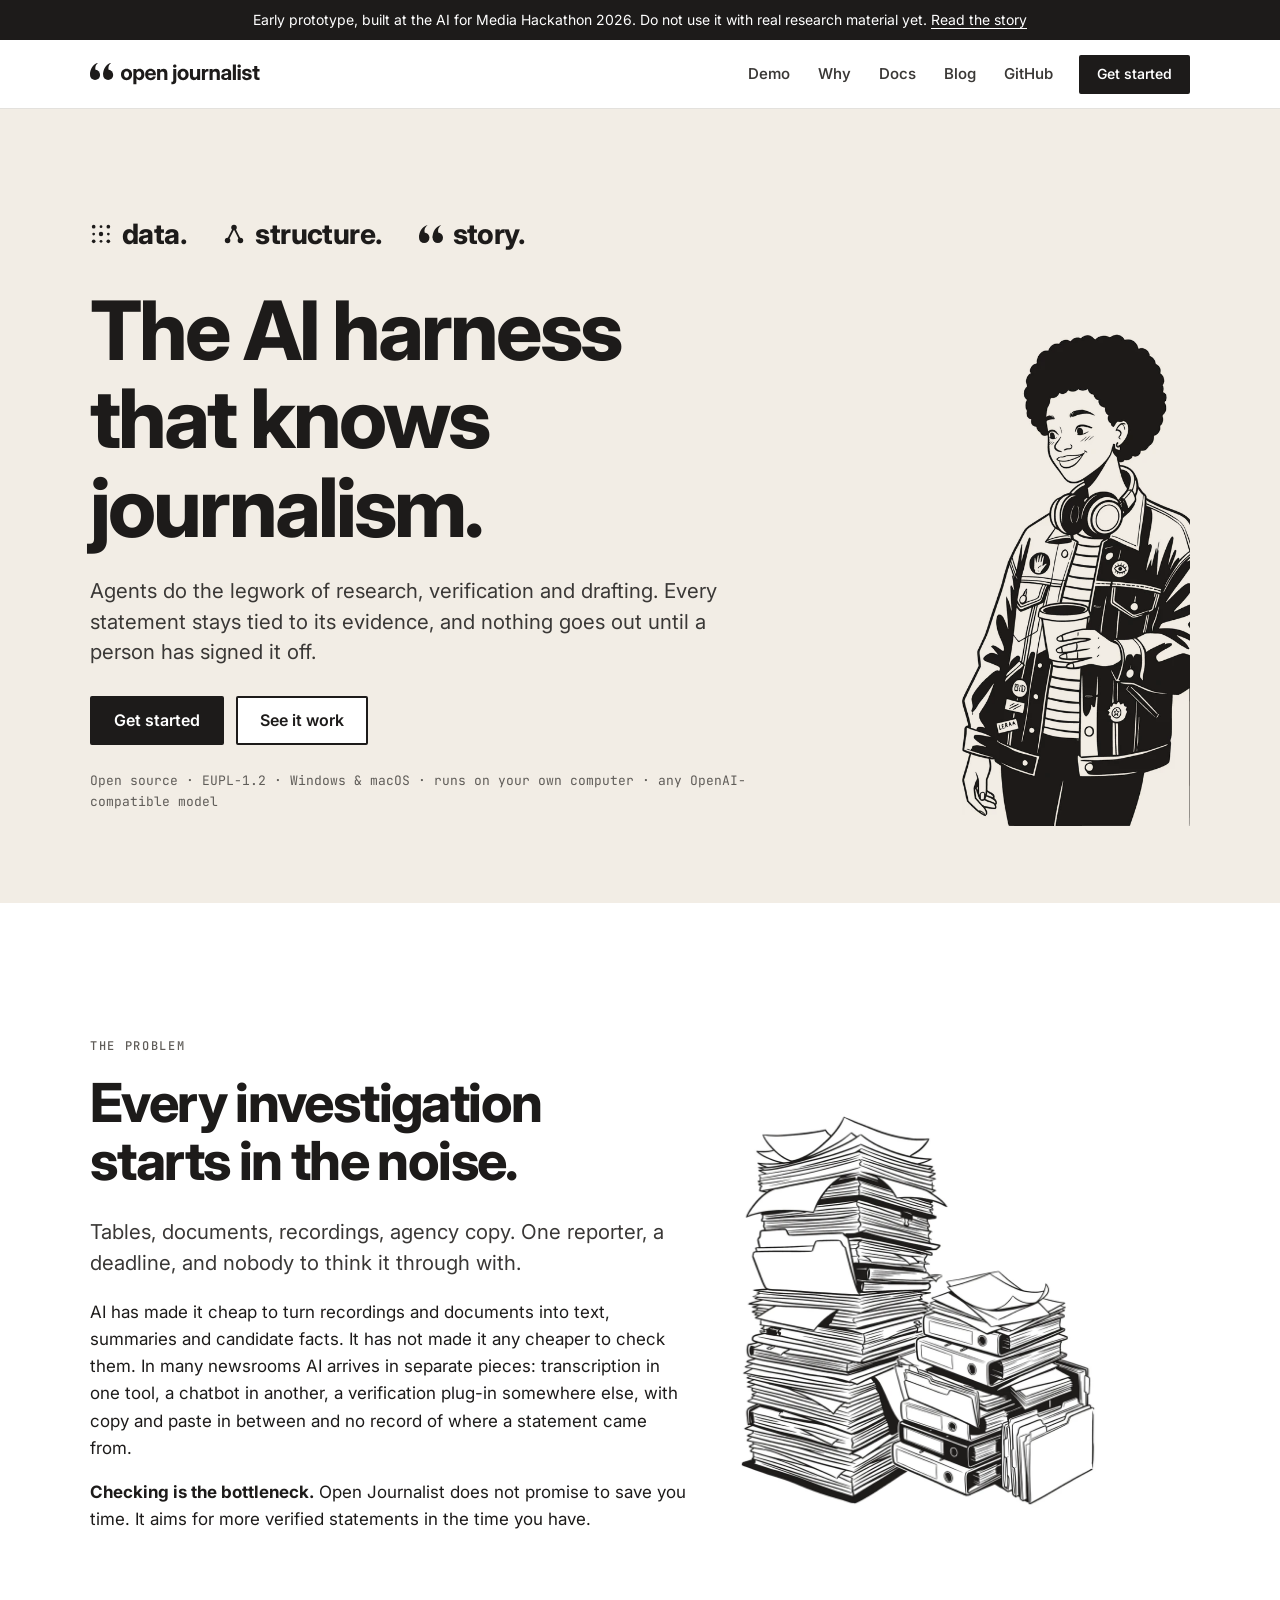
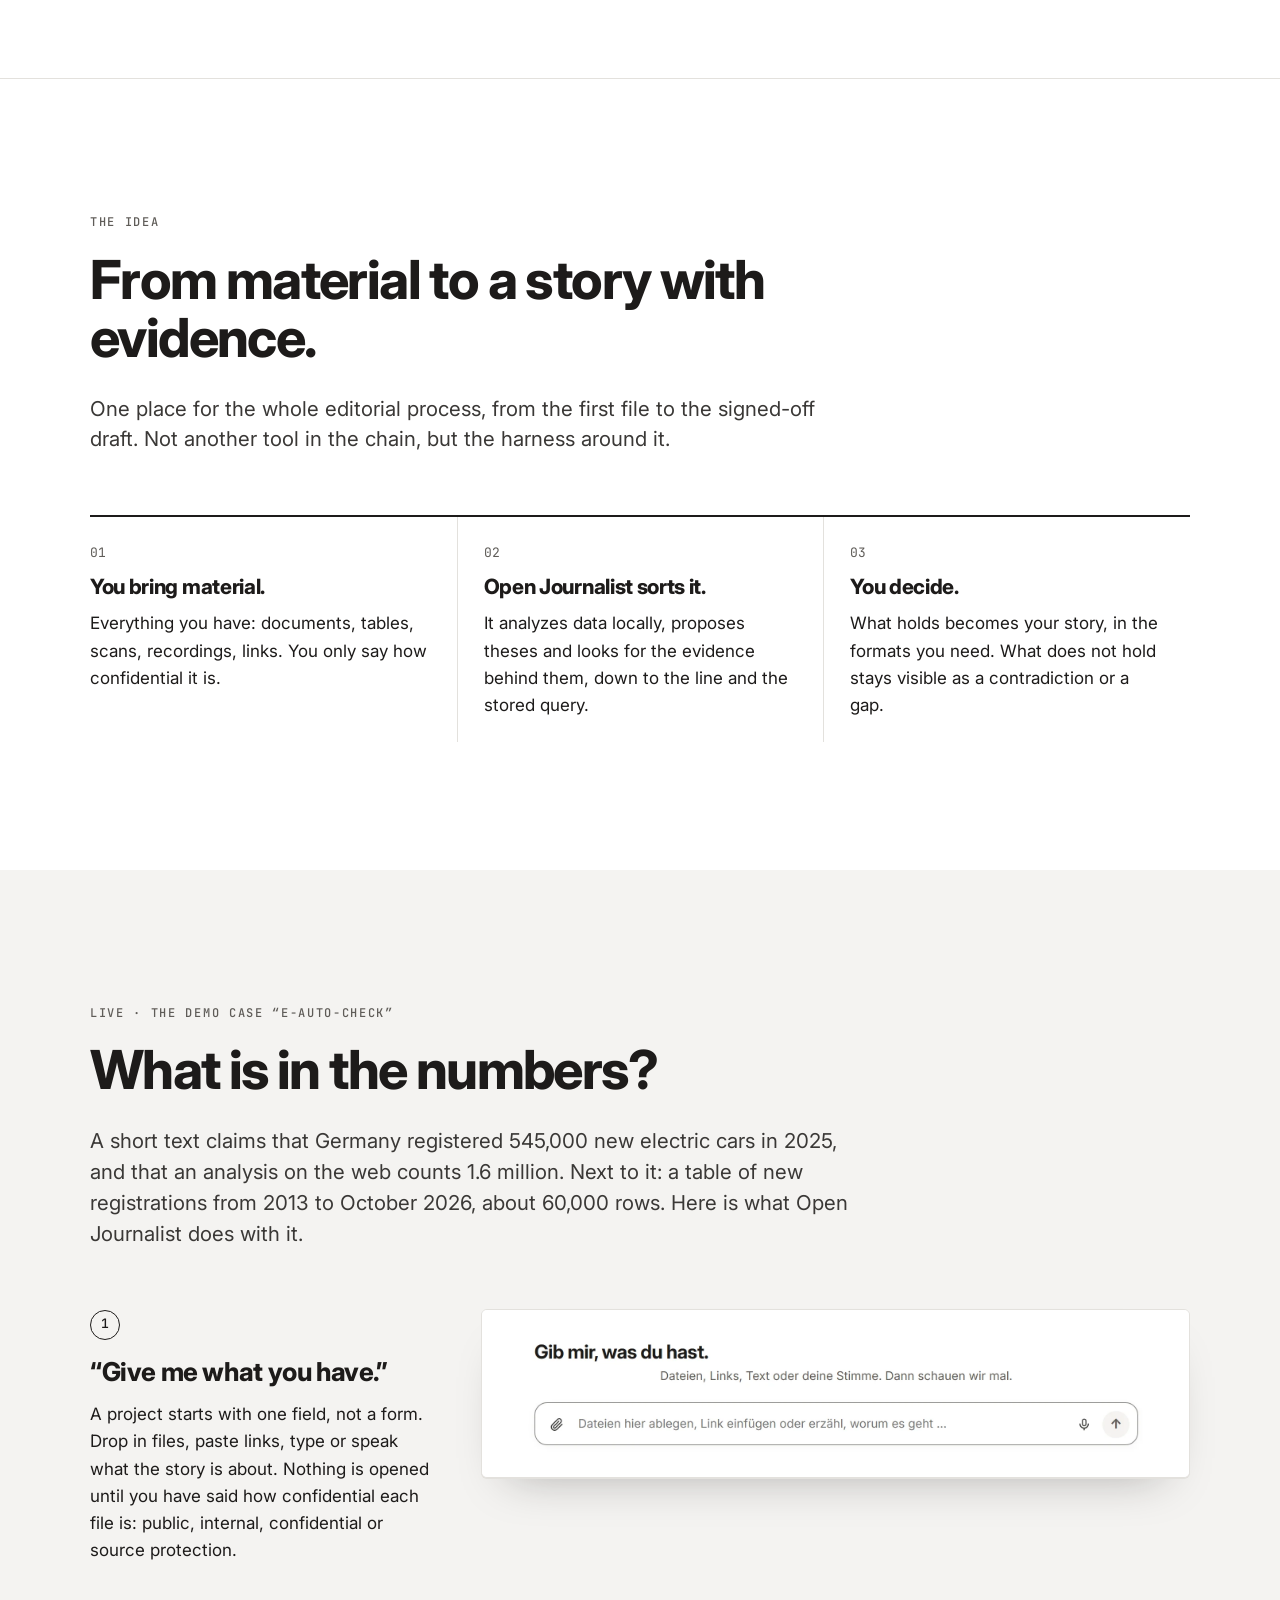
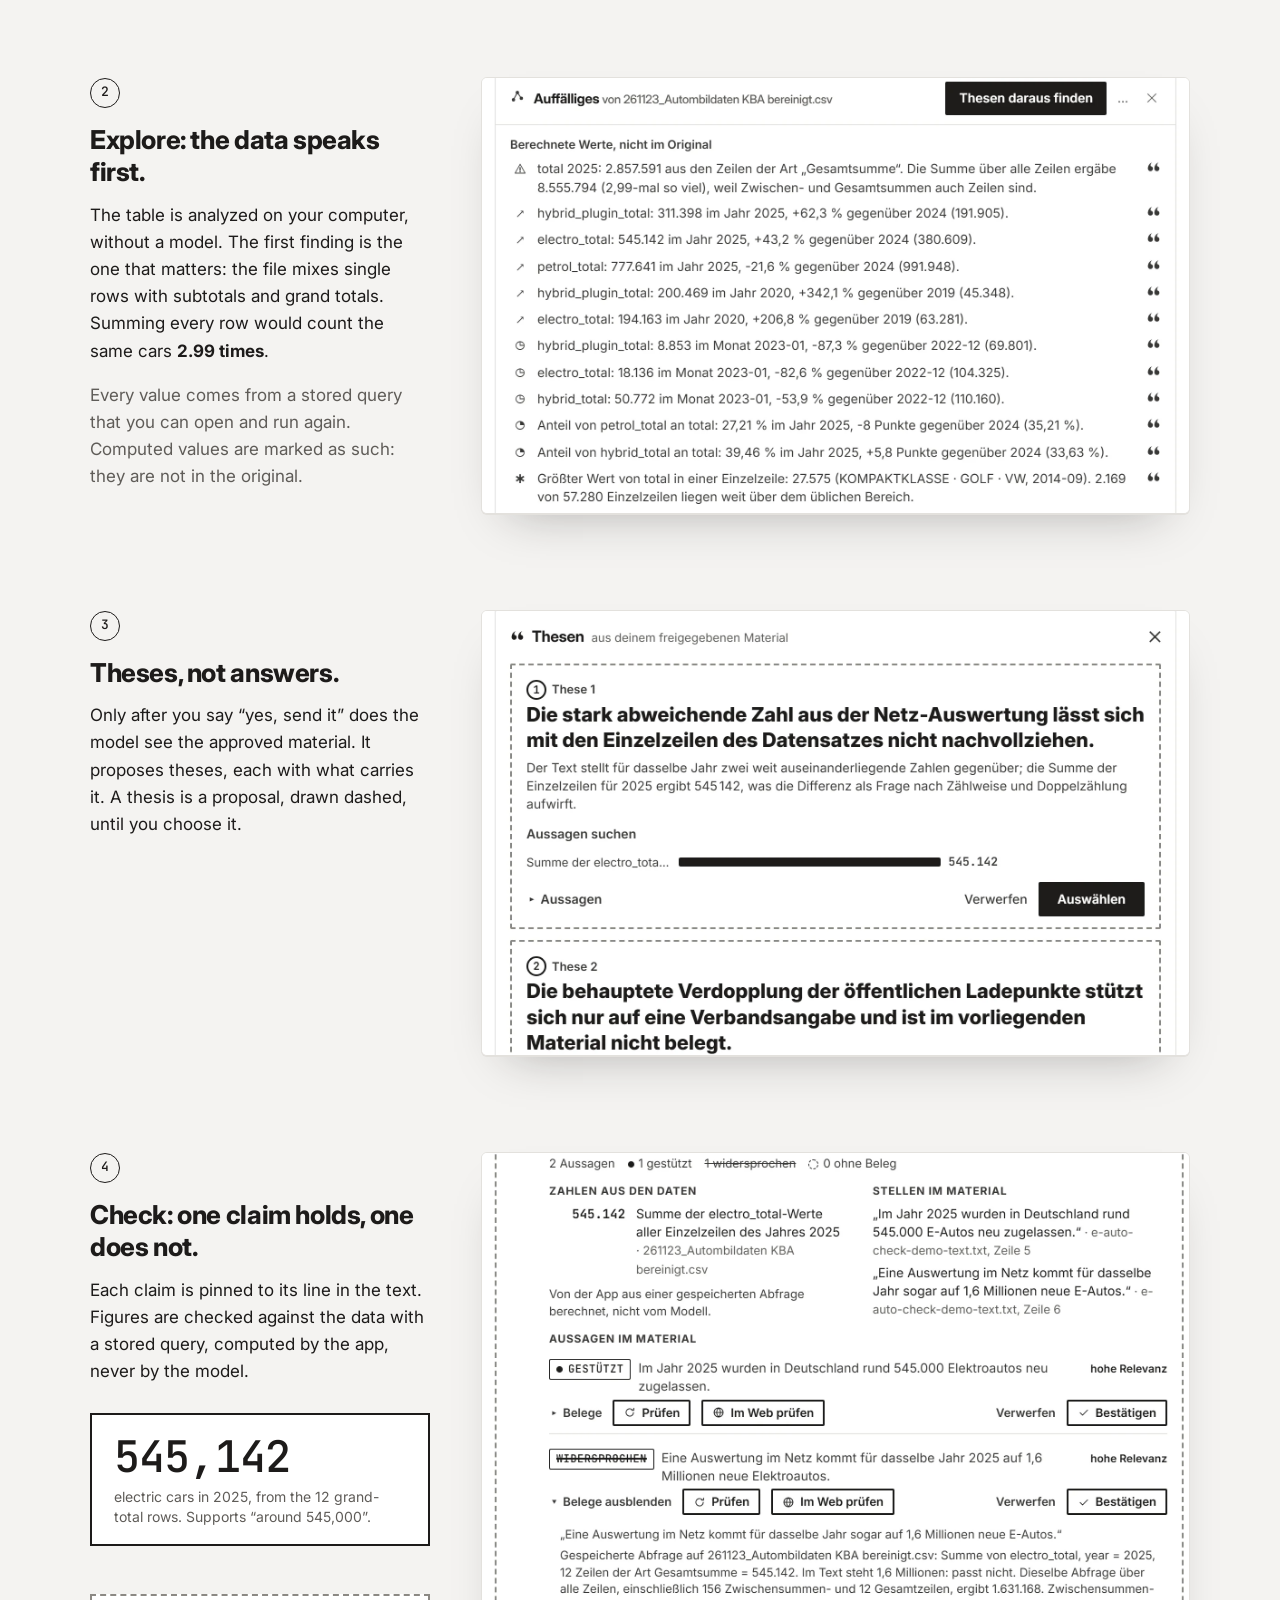
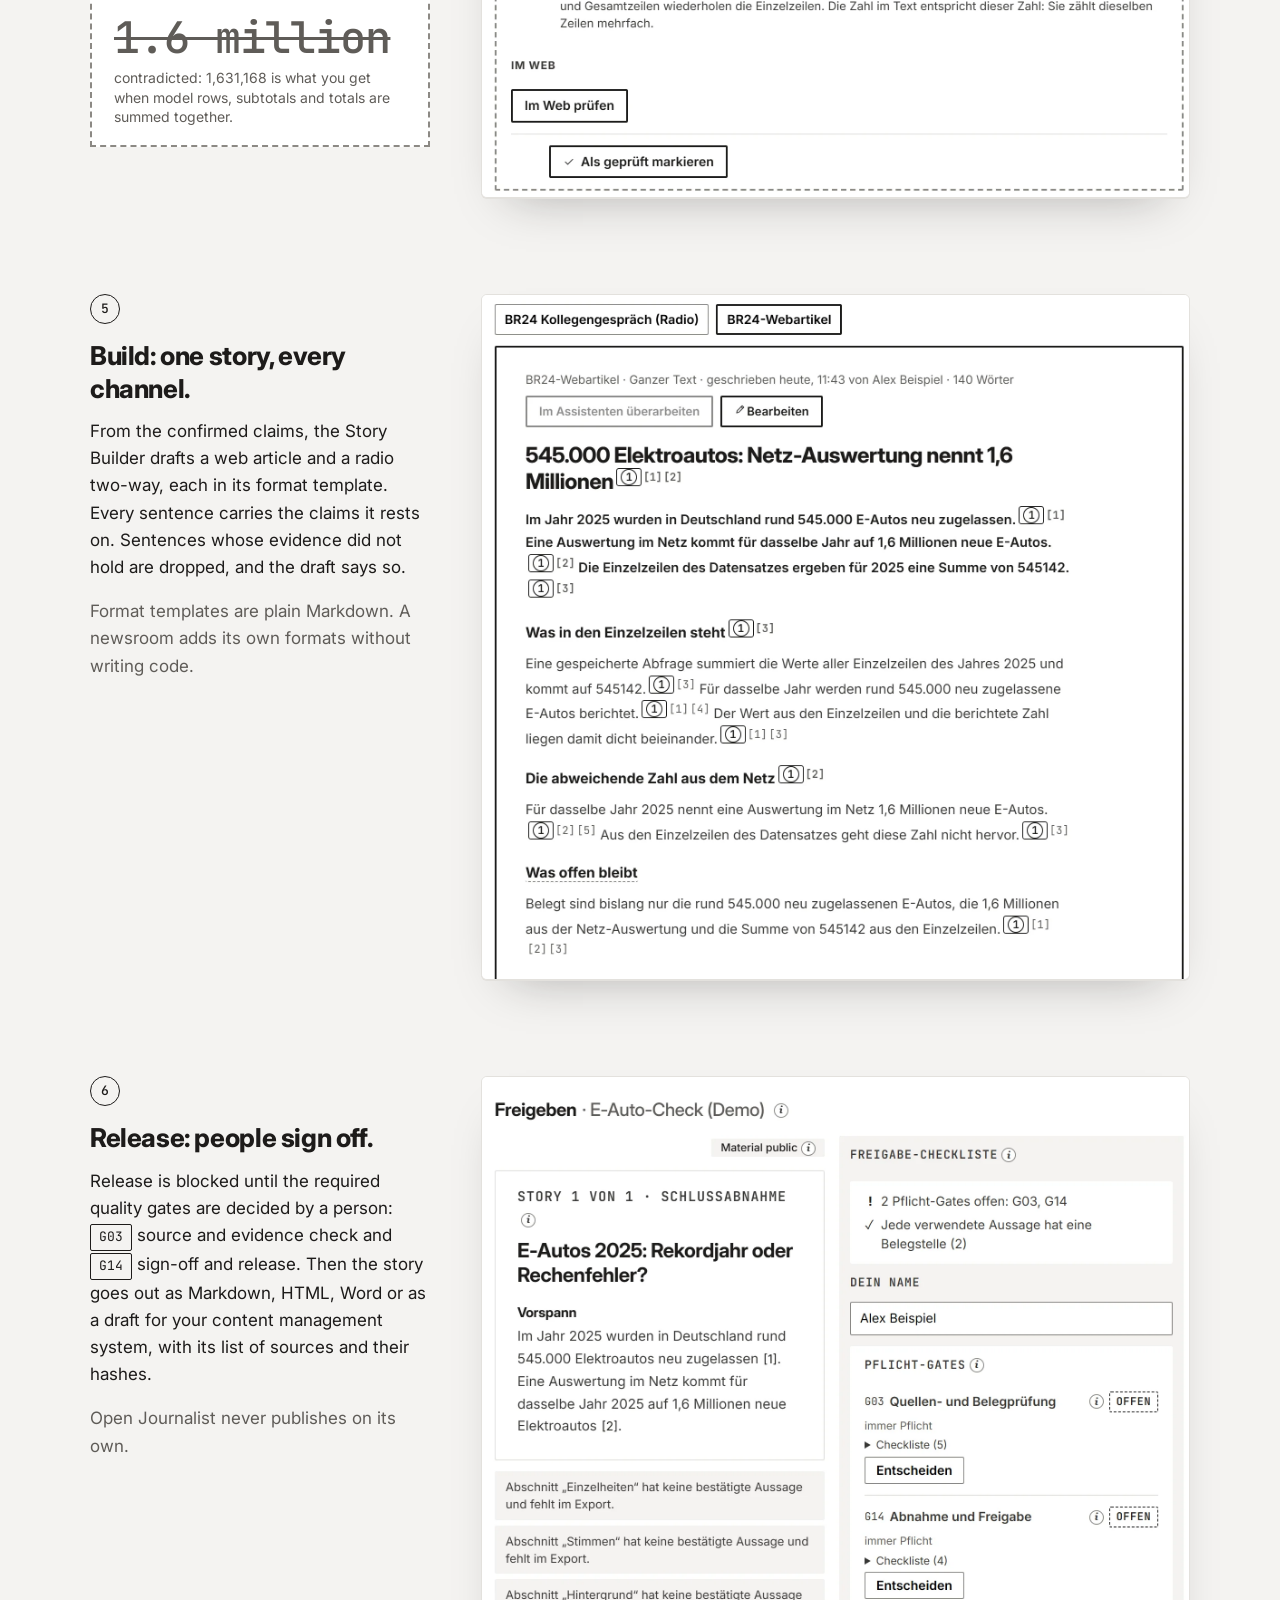
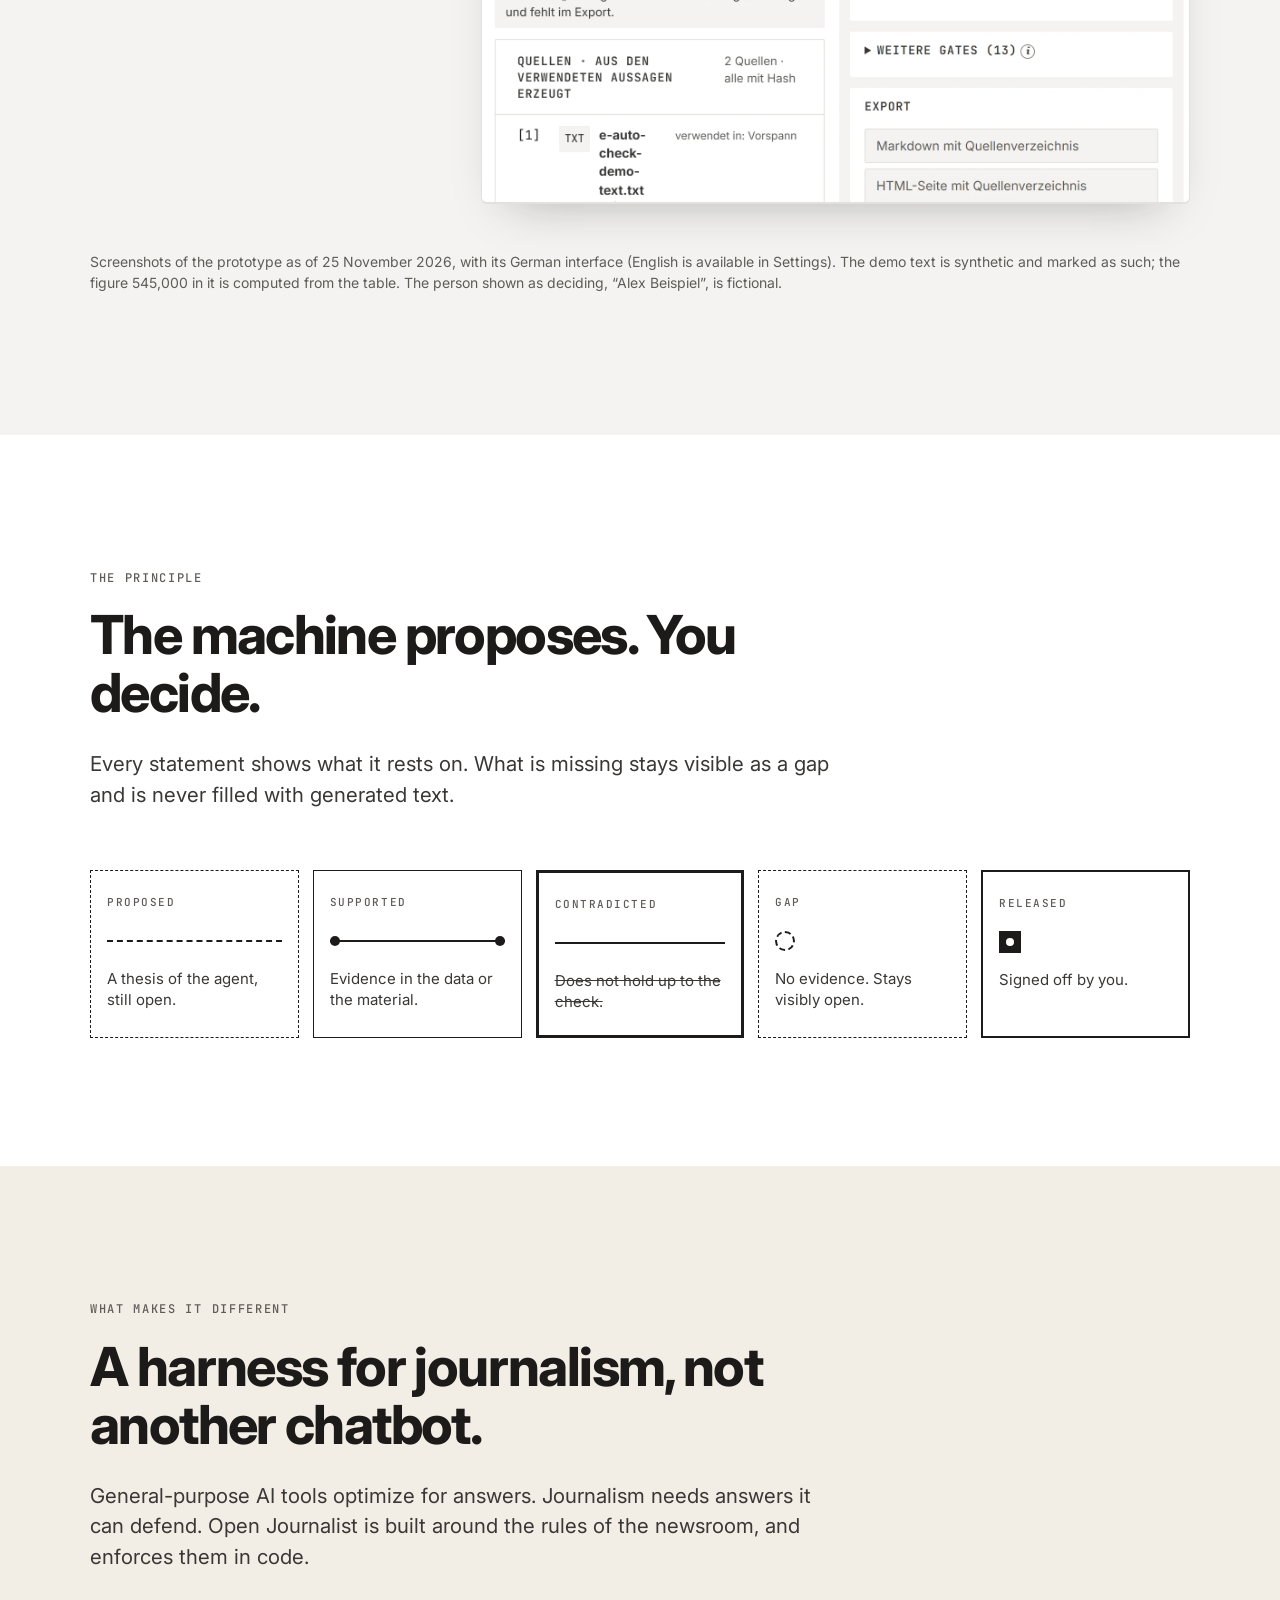
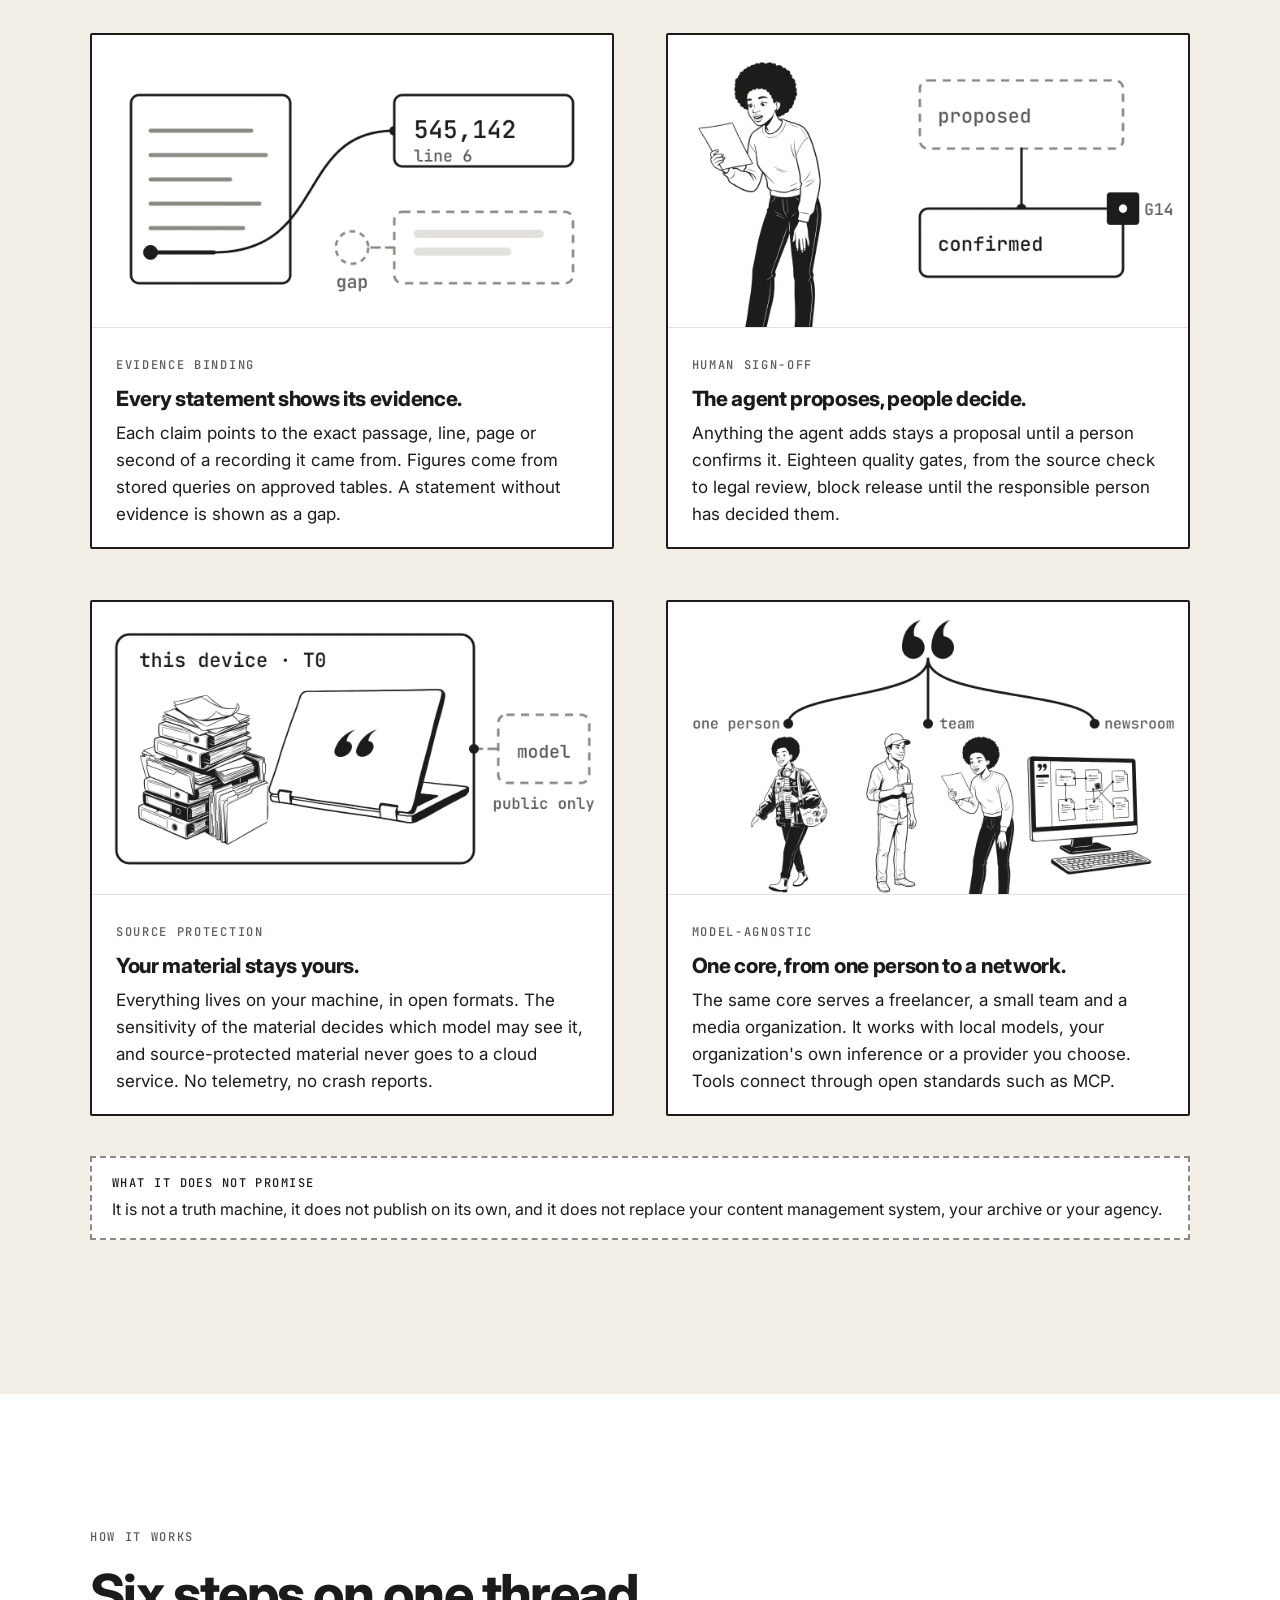
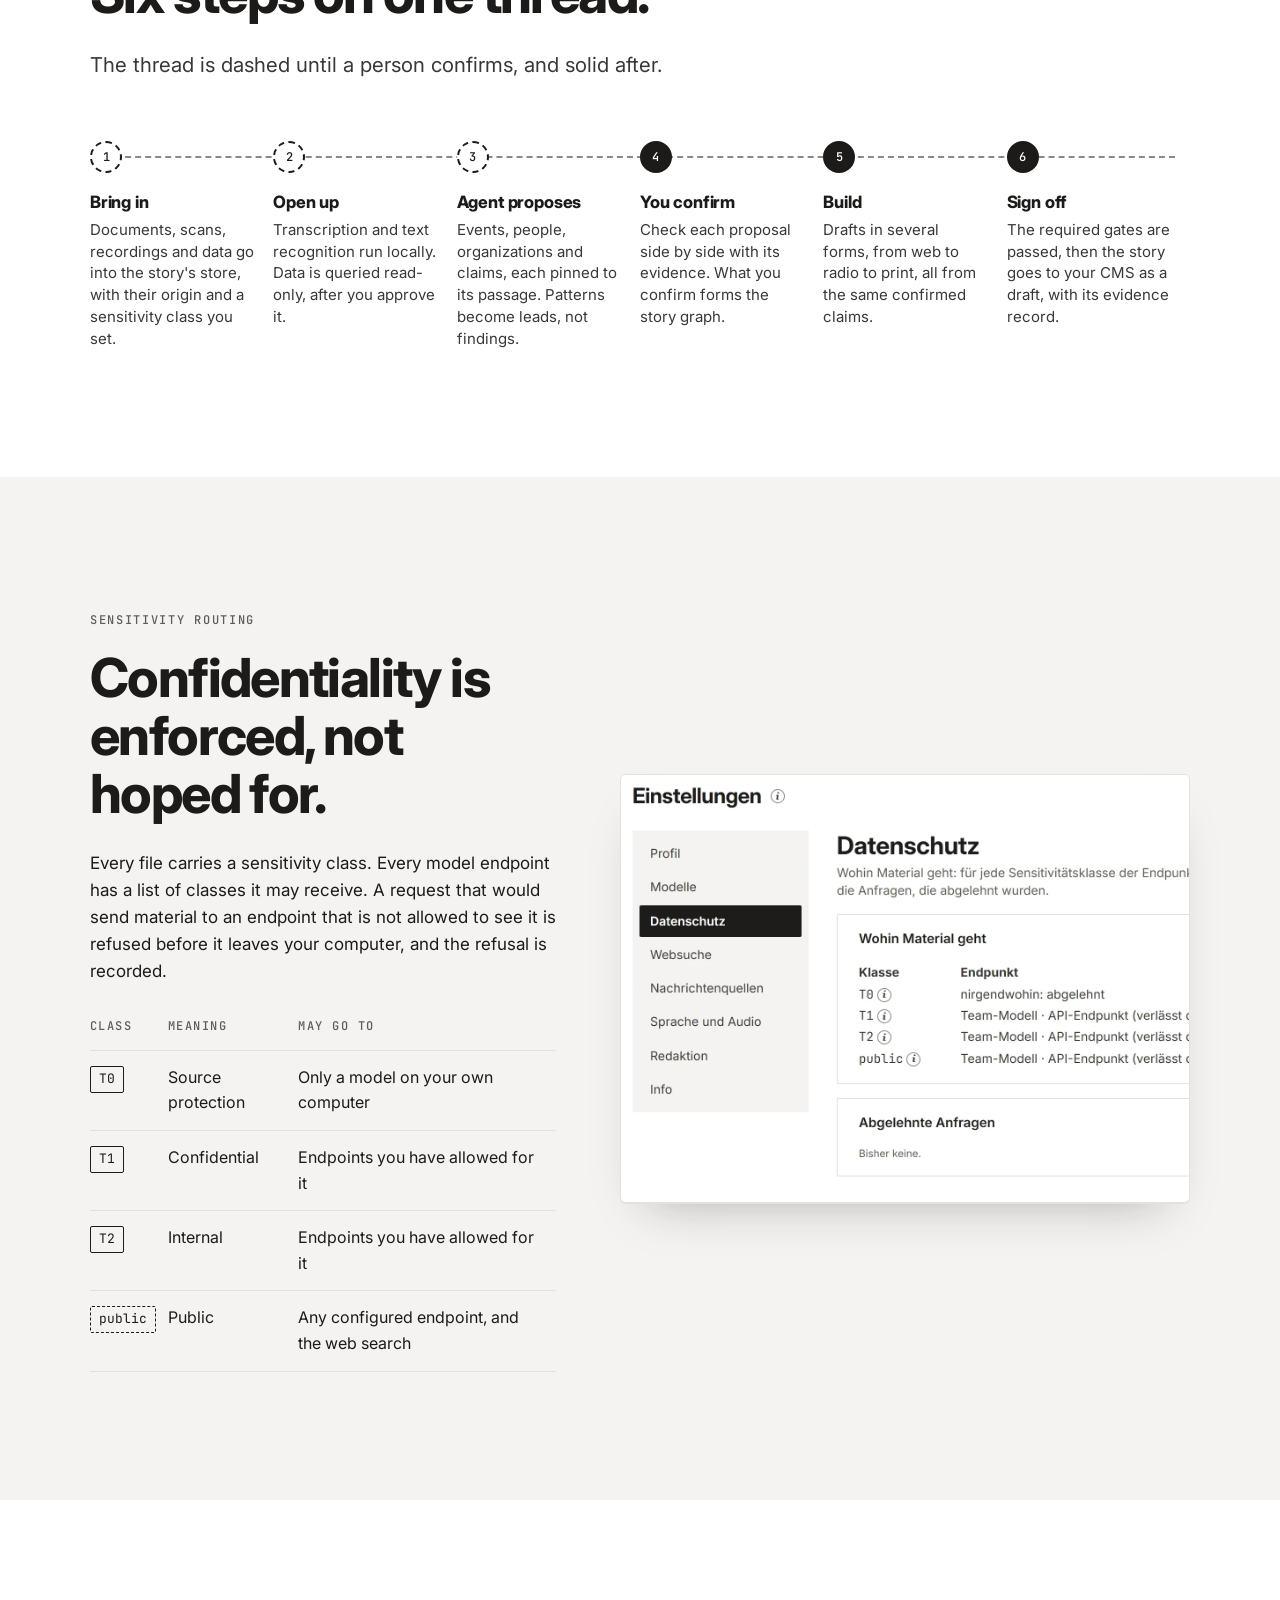
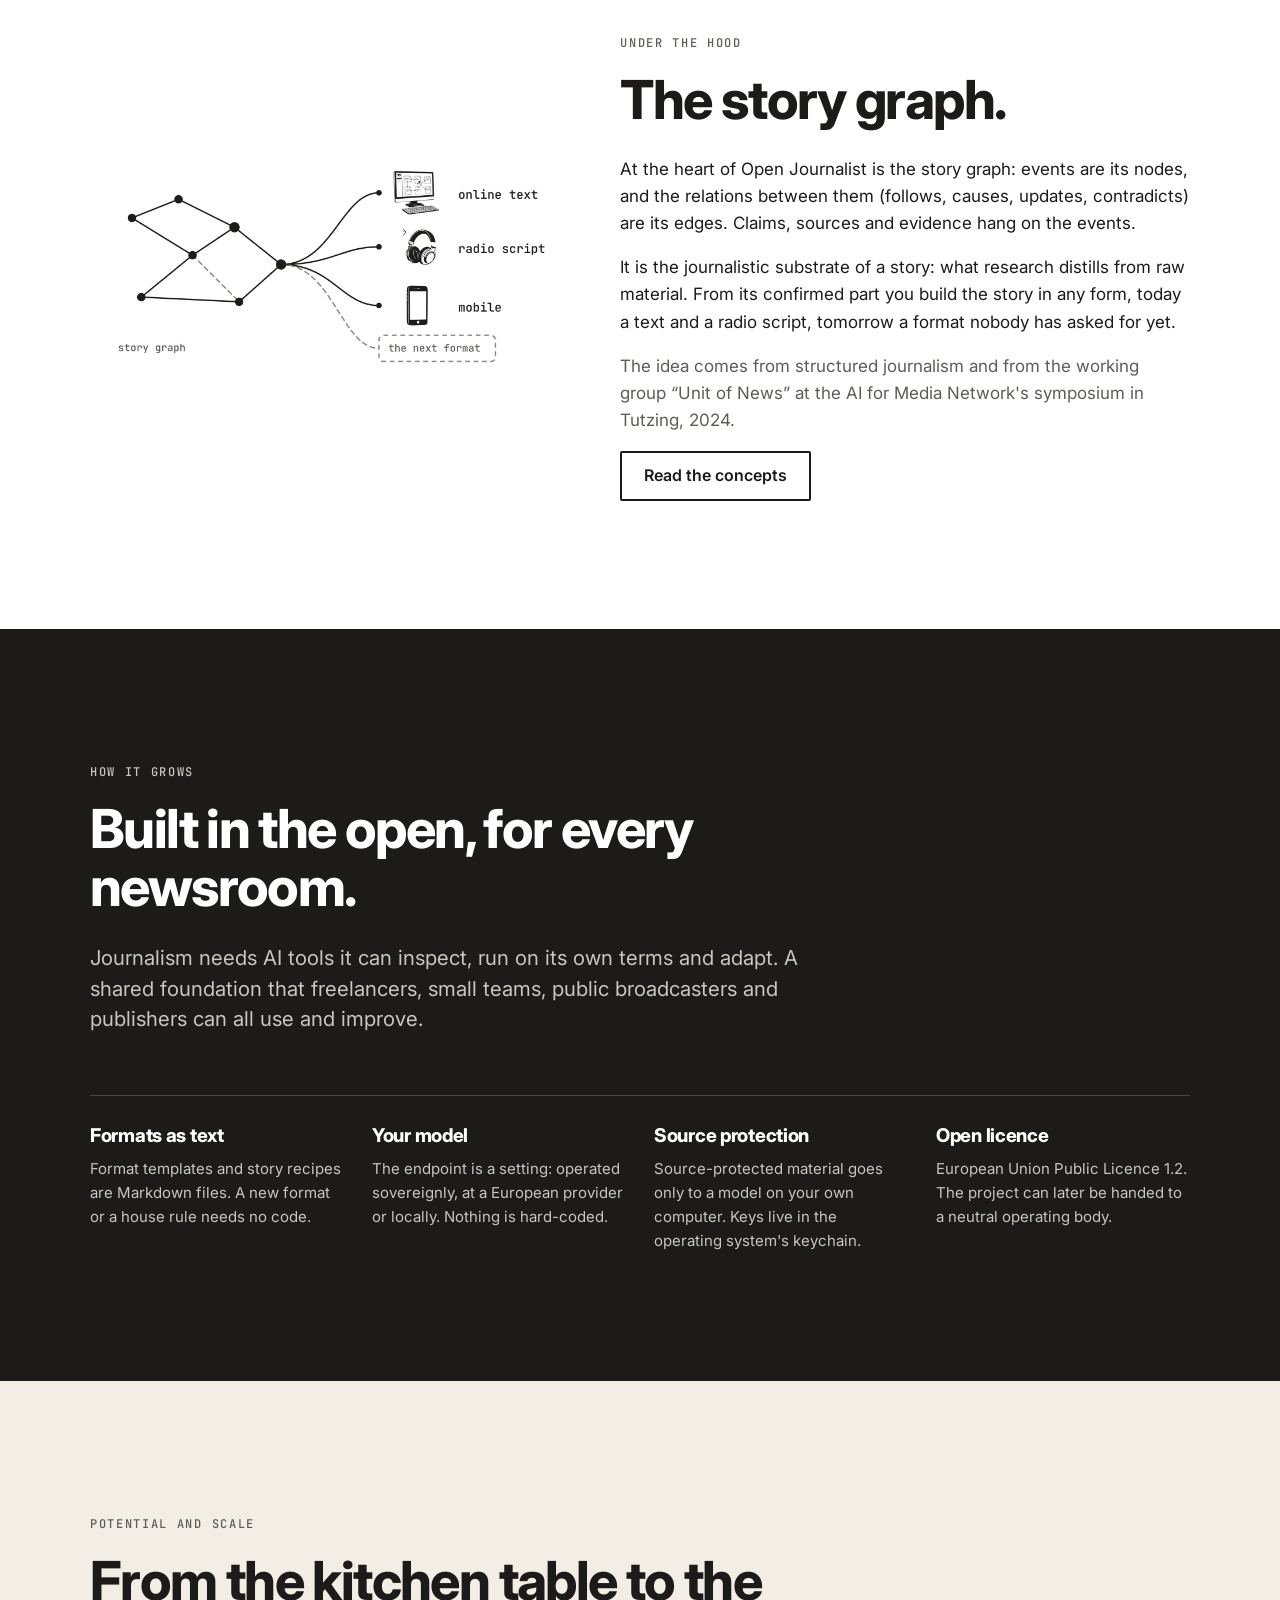
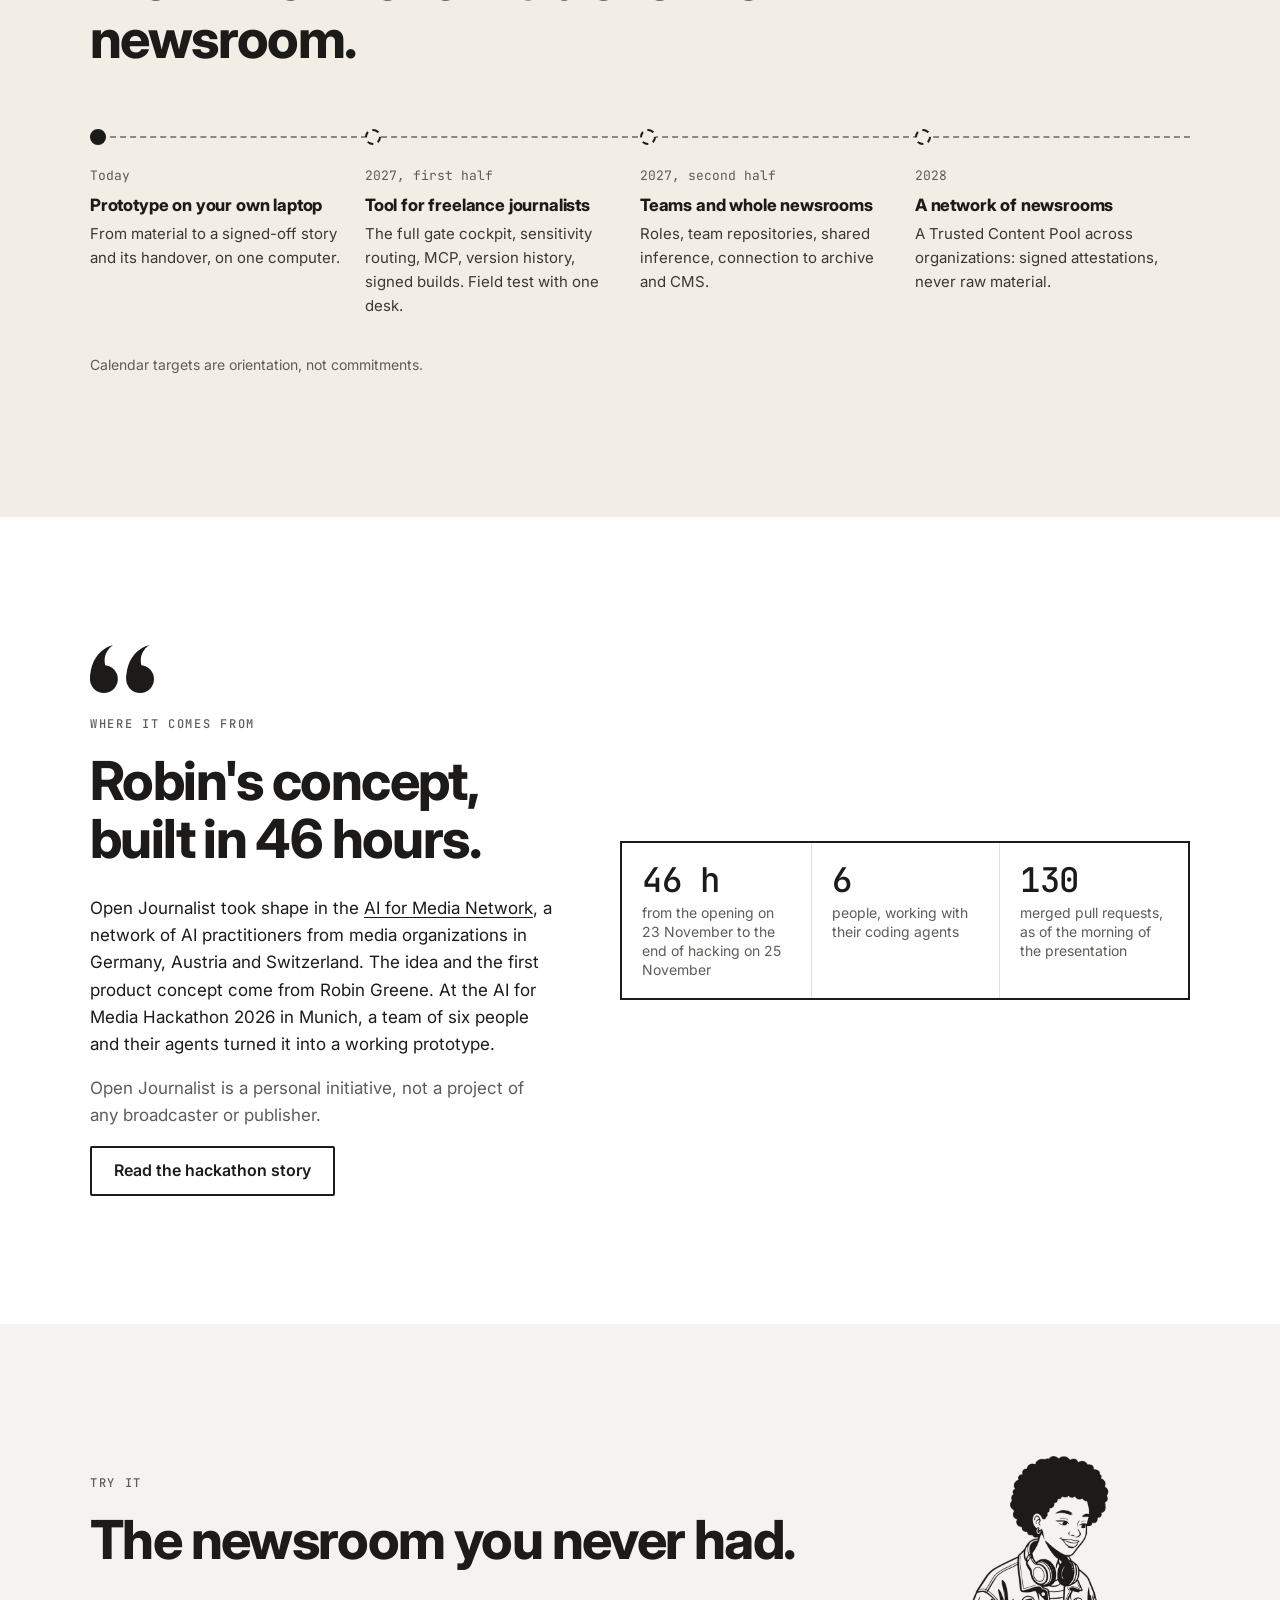
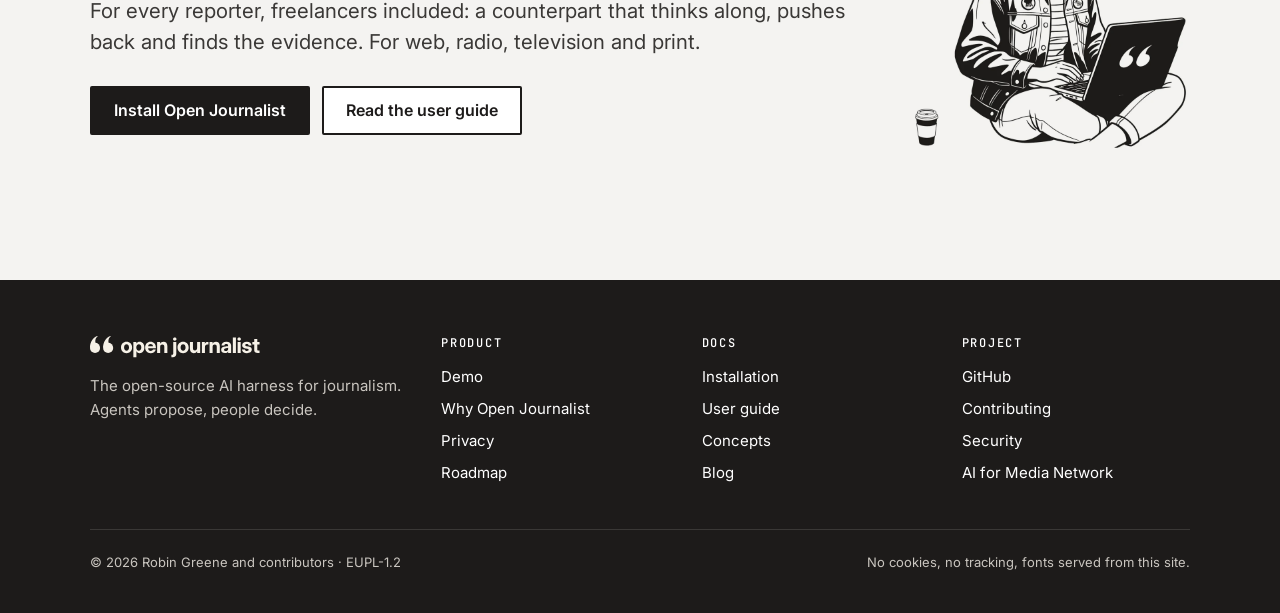
<file: index.html>
<!doctype html>
<html lang="en">
<head>
<meta charset="utf-8">
<meta name="viewport" content="width=device-width, initial-scale=1">
<title>Open Journalist · The open-source AI harness for journalism</title>
<meta name="description" content="Open Journalist is an open-source AI harness for journalism. Agents do the legwork of research, verification and drafting; every statement stays tied to its evidence, and nothing goes out until a person has signed it off.">
<meta property="og:title" content="Open Journalist: the AI harness that knows journalism">
<meta property="og:description" content="Agents propose, people decide. Every statement tied to its evidence. Runs on your computer, works with the model of your choice. Open source under EUPL-1.2.">
<meta property="og:type" content="website">
<meta property="og:image" content="https://kaimys.github.io/open-journalist/assets/img/readme/hero-light.webp">
<link rel="icon" href="assets/img/mark.svg" type="image/svg+xml">
<link rel="preload" href="assets/fonts/inter-latin-opsz-normal.woff2" as="font" type="font/woff2" crossorigin>
<link rel="stylesheet" href="assets/css/site.css">
</head>
<body>
<a class="skip" href="#main">Skip to content</a>

<div class="status">Early prototype, built at the AI for Media Hackathon 2026. Do not use it with real research material yet. <a href="blog/ai-for-media-hackathon-2026.html">Read the story</a></div>

<header class="site-header">
  <div class="wrap">
    <a class="brand" href="./" aria-label="Open Journalist, home"><img src="assets/img/logo.svg" alt="open journalist" width="160" height="22"></a>
    <button class="nav-toggle" aria-expanded="false" aria-controls="site-nav">Menu</button>
    <nav class="nav" id="site-nav" aria-label="Main">
      <a href="#demo">Demo</a>
      <a href="#why">Why</a>
      <a href="docs/">Docs</a>
      <a href="blog/">Blog</a>
      <a href="https://github.com/open-journalist/open-journalist">GitHub</a>
      <a class="btn btn--solid" href="docs/install.html">Get started</a>
    </nav>
  </div>
</header>

<main id="main">

<!-- Hero -->
<section class="hero">
  <div class="wrap hero-grid">
    <div>
      <ul class="claim" aria-label="data, structure, story">
        <li><svg viewBox="0 0 24 24" aria-hidden="true"><g fill="#1D1B1A"><circle cx="4" cy="4" r="2"/><circle cx="12" cy="4" r="1.5"/><circle cx="20" cy="4" r="2"/><circle cx="4" cy="12" r="1.5"/><circle cx="12" cy="12" r="2.4"/><circle cx="20" cy="12" r="1.5"/><circle cx="4" cy="20" r="2"/><circle cx="12" cy="20" r="1.5"/><circle cx="20" cy="20" r="2"/></g></svg>data.</li>
        <li><svg viewBox="0 0 24 24" aria-hidden="true"><g fill="#1D1B1A" stroke="#1D1B1A" stroke-width="2"><line x1="12" y1="5" x2="5" y2="19"/><line x1="12" y1="5" x2="19" y2="19"/><circle cx="12" cy="5" r="3" stroke="none"/><circle cx="5" cy="19" r="3" stroke="none"/><circle cx="19" cy="19" r="3" stroke="none"/></g></svg>structure.</li>
        <li><img src="assets/img/mark.svg" alt="" width="24" height="18" style="width:24px;height:auto">story.</li>
      </ul>
      <h1>The AI harness that knows journalism.</h1>
      <p class="lead">Agents do the legwork of research, verification and drafting. Every statement stays tied to its evidence, and nothing goes out until a person has signed it off.</p>
      <div class="btn-row">
        <a class="btn btn--solid" href="docs/install.html">Get started</a>
        <a class="btn" href="#demo">See it work</a>
      </div>
      <p class="hero-meta">Open source · EUPL-1.2 · Windows &amp; macOS · runs on your own computer · any OpenAI-compatible model</p>
    </div>
    <div class="hero-figure">
      <img src="assets/img/illu/journalist-standing.webp" alt="Illustration: a young journalist with headphones around her neck and a coffee cup, smiling." width="403" height="900">
    </div>
  </div>
</section>

<!-- Problem -->
<section class="section">
  <div class="wrap problem">
    <div>
      <span class="eyebrow">The problem</span>
      <h2>Every investigation starts in the noise.</h2>
      <p class="lead">Tables, documents, recordings, agency copy. One reporter, a deadline, and nobody to think it through with.</p>
      <p>AI has made it cheap to turn recordings and documents into text, summaries and candidate facts. It has not made it any cheaper to check them. In many newsrooms AI arrives in separate pieces: transcription in one tool, a chatbot in another, a verification plug-in somewhere else, with copy and paste in between and no record of where a statement came from.</p>
      <p><strong>Checking is the bottleneck.</strong> Open Journalist does not promise to save you time. It aims for more verified statements in the time you have.</p>
    </div>
    <img src="assets/img/illu/paper-stacks.webp" alt="Illustration: tall stacks of paper, folders and binders." width="930" height="900" loading="lazy">
  </div>
</section>

<hr class="rule">

<!-- Idea -->
<section class="section">
  <div class="wrap">
    <div class="section-head">
      <span class="eyebrow">The idea</span>
      <h2>From material to a story with evidence.</h2>
      <p class="lead">One place for the whole editorial process, from the first file to the signed-off draft. Not another tool in the chain, but the harness around it.</p>
    </div>
    <div class="steps3">
      <div>
        <span class="num">01</span>
        <h3>You bring material.</h3>
        <p>Everything you have: documents, tables, scans, recordings, links. You only say how confidential it is.</p>
      </div>
      <div>
        <span class="num">02</span>
        <h3>Open Journalist sorts it.</h3>
        <p>It analyzes data locally, proposes theses and looks for the evidence behind them, down to the line and the stored query.</p>
      </div>
      <div>
        <span class="num">03</span>
        <h3>You decide.</h3>
        <p>What holds becomes your story, in the formats you need. What does not hold stays visible as a contradiction or a gap.</p>
      </div>
    </div>
  </div>
</section>

<!-- Demo -->
<section class="section section--soft" id="demo">
  <div class="wrap">
    <div class="section-head">
      <span class="eyebrow">Live · the demo case “E-Auto-Check”</span>
      <h2>What is in the numbers?</h2>
      <p class="lead">A short text claims that Germany registered 545,000 new electric cars in 2025, and that an analysis on the web counts 1.6 million. Next to it: a table of new registrations from 2013 to October 2026, about 60,000 rows. Here is what Open Journalist does with it.</p>
    </div>

    <div class="walk">
      <article class="walk-step">
        <div>
          <span class="num">1</span>
          <h3>“Give me what you have.”</h3>
          <p>A project starts with one field, not a form. Drop in files, paste links, type or speak what the story is about. Nothing is opened until you have said how confidential each file is: public, internal, confidential or source protection.</p>
        </div>
        <figure class="shot"><img src="assets/img/screens/start-crop.webp" alt="Screenshot: the start page of a new project with the sentence “Gib mir, was du hast.” and a single input field for files, links, text or voice." width="1780" height="420" loading="lazy"></figure>
      </article>

      <article class="walk-step">
        <div>
          <span class="num">2</span>
          <h3>Explore: the data speaks first.</h3>
          <p>The table is analyzed on your computer, without a model. The first finding is the one that matters: the file mixes single rows with subtotals and grand totals. Summing every row would count the same cars <strong>2.99 times</strong>.</p>
          <p class="muted">Every value comes from a stored query that you can open and run again. Computed values are marked as such: they are not in the original.</p>
        </div>
        <figure class="shot"><img src="assets/img/screens/findings-crop.webp" alt="Screenshot: the Explore step with the box “Auffälliges”, listing computed values. The first line warns that the sum over all rows would be 2.99 times the total because subtotals and totals are rows too." width="1560" height="960" loading="lazy"></figure>
      </article>

      <article class="walk-step">
        <div>
          <span class="num">3</span>
          <h3>Theses, not answers.</h3>
          <p>Only after you say “yes, send it” does the model see the approved material. It proposes theses, each with what carries it. A thesis is a proposal, drawn dashed, until you choose it.</p>
        </div>
        <figure class="shot"><img src="assets/img/screens/theses-crop.webp" alt="Screenshot: thesis cards with dashed frames. Thesis 1 says that the much higher figure from the web analysis cannot be reproduced from the rows of the data set; a bar shows 545,142." width="1560" height="980" loading="lazy"></figure>
      </article>

      <article class="walk-step">
        <div>
          <span class="num">4</span>
          <h3>Check: one claim holds, one does not.</h3>
          <p>Each claim is pinned to its line in the text. Figures are checked against the data with a stored query, computed by the app, never by the model.</p>
          <div class="figures">
            <div class="figure-box"><div class="value">545,142</div><div class="label">electric cars in 2025, from the 12 grand-total rows. Supports “around 545,000”.</div></div>
            <div class="figure-box figure-box--wrong"><div class="value">1.6 million</div><div class="label">contradicted: 1,631,168 is what you get when model rows, subtotals and totals are summed together.</div></div>
          </div>
        </div>
        <figure class="shot"><img src="assets/img/screens/check-crop.webp" alt="Screenshot: the Check step. One claim is marked supported, one contradicted. The evidence explains that the stored query gives 545,142, while the same query over all rows including 156 subtotal and 12 total rows gives 1,631,168." width="1560" height="1420" loading="lazy"></figure>
      </article>

      <article class="walk-step">
        <div>
          <span class="num">5</span>
          <h3>Build: one story, every channel.</h3>
          <p>From the confirmed claims, the Story Builder drafts a web article and a radio two-way, each in its format template. Every sentence carries the claims it rests on. Sentences whose evidence did not hold are dropped, and the draft says so.</p>
          <p class="muted">Format templates are plain Markdown. A newsroom adds its own formats without writing code.</p>
        </div>
        <figure class="shot"><img src="assets/img/screens/draft-web-crop.webp" alt="Screenshot: the Build step with a draft web article headlined “545.000 Elektroautos: Netz-Auswertung nennt 1,6 Millionen”. Each sentence is followed by markers that reference its claims." width="1560" height="1510" loading="lazy"></figure>
      </article>

      <article class="walk-step">
        <div>
          <span class="num">6</span>
          <h3>Release: people sign off.</h3>
          <p>Release is blocked until the required quality gates are decided by a person: <span class="tag">G03</span> source and evidence check and <span class="tag">G14</span> sign-off and release. Then the story goes out as Markdown, HTML, Word or as a draft for your content management system, with its list of sources and their hashes.</p>
          <p class="muted">Open Journalist never publishes on its own.</p>
        </div>
        <figure class="shot"><img src="assets/img/screens/release-crop.webp" alt="Screenshot: the Release step. The release checklist says two required gates are open, G03 and G14, each with a dashed “open” label and a “decide” button; the export buttons wait." width="1560" height="1600" loading="lazy"></figure>
      </article>
    </div>
    <p class="caption" style="margin-top:48px">Screenshots of the prototype as of 25 November 2026, with its German interface (English is available in Settings). The demo text is synthetic and marked as such; the figure 545,000 in it is computed from the table. The person shown as deciding, “Alex Beispiel”, is fictional.</p>
  </div>
</section>

<!-- Principle -->
<section class="section" id="principle">
  <div class="wrap">
    <div class="section-head">
      <span class="eyebrow">The principle</span>
      <h2>The machine proposes. You decide.</h2>
      <p class="lead">Every statement shows what it rests on. What is missing stays visible as a gap and is never filled with generated text.</p>
    </div>
    <div class="states">
      <div class="state state--proposed"><span class="eyebrow">Proposed</span><div class="glyph"><div class="g-dash"></div></div><p>A thesis of the agent, still open.</p></div>
      <div class="state"><span class="eyebrow">Supported</span><div class="glyph"><div class="g-thread"></div></div><p>Evidence in the data or the material.</p></div>
      <div class="state state--contradicted"><span class="eyebrow">Contradicted</span><div class="glyph"><div class="g-line"></div></div><p>Does not hold up to the check.</p></div>
      <div class="state state--proposed"><span class="eyebrow">Gap</span><div class="glyph"><div class="g-gap"></div></div><p>No evidence. Stays visibly open.</p></div>
      <div class="state state--released"><span class="eyebrow">Released</span><div class="glyph"><div class="g-stamp"></div></div><p>Signed off by you.</p></div>
    </div>
  </div>
</section>

<!-- Why / USP -->
<section class="section section--warm" id="why">
  <div class="wrap">
    <div class="section-head">
      <span class="eyebrow">What makes it different</span>
      <h2>A harness for journalism, not another chatbot.</h2>
      <p class="lead">General-purpose AI tools optimize for answers. Journalism needs answers it can defend. Open Journalist is built around the rules of the newsroom, and enforces them in code.</p>
    </div>
    <div class="grid-2">
      <article class="card">
        <img src="assets/img/readme/evidence-light.webp" alt="A document with a pinned line, joined by a solid thread to a confirmed figure, 545,142. A second statement, dashed, leads to a dashed circle labelled gap." width="1280" height="720" loading="lazy">
        <div class="card-body">
          <span class="eyebrow">Evidence binding</span>
          <h3>Every statement shows its evidence.</h3>
          <p>Each claim points to the exact passage, line, page or second of a recording it came from. Figures come from stored queries on approved tables. A statement without evidence is shown as a gap.</p>
        </div>
      </article>
      <article class="card">
        <img src="assets/img/readme/proposes-decides-light.webp" alt="A journalist reads a sheet of paper. Beside her, a dashed card marked proposed is joined to a solid card marked confirmed, which carries the stamp of gate G14." width="1280" height="720" loading="lazy">
        <div class="card-body">
          <span class="eyebrow">Human sign-off</span>
          <h3>The agent proposes, people decide.</h3>
          <p>Anything the agent adds stays a proposal until a person confirms it. Eighteen quality gates, from the source check to legal review, block release until the responsible person has decided them.</p>
        </div>
      </article>
      <article class="card">
        <img src="assets/img/readme/material-stays-yours-light.webp" alt="A frame labelled this device, T0, holds a stack of files and a laptop. A dashed thread leads out to a model, labelled public only." width="1280" height="720" loading="lazy">
        <div class="card-body">
          <span class="eyebrow">Source protection</span>
          <h3>Your material stays yours.</h3>
          <p>Everything lives on your machine, in open formats. The sensitivity of the material decides which model may see it, and source-protected material never goes to a cloud service. No telemetry, no crash reports.</p>
        </div>
      </article>
      <article class="card">
        <img src="assets/img/readme/one-core-light.webp" alt="The Open Journalist mark with threads to one person, a team of two and a newsroom screen." width="1280" height="720" loading="lazy">
        <div class="card-body">
          <span class="eyebrow">Model-agnostic</span>
          <h3>One core, from one person to a network.</h3>
          <p>The same core serves a freelancer, a small team and a media organization. It works with local models, your organization's own inference or a provider you choose. Tools connect through open standards such as MCP.</p>
        </div>
      </article>
    </div>
    <div class="note note--dashed" style="margin-top:40px">
      <strong>What it does not promise</strong>
      <p>It is not a truth machine, it does not publish on its own, and it does not replace your content management system, your archive or your agency.</p>
    </div>
  </div>
</section>

<!-- How it works -->
<section class="section" id="how">
  <div class="wrap">
    <div class="section-head">
      <span class="eyebrow">How it works</span>
      <h2>Six steps on one thread.</h2>
      <p class="lead">The thread is dashed until a person confirms, and solid after.</p>
    </div>
    <ol class="flow">
      <li><span class="dot">1</span><div><h4>Bring in</h4><p>Documents, scans, recordings and data go into the story's store, with their origin and a sensitivity class you set.</p></div></li>
      <li><span class="dot">2</span><div><h4>Open up</h4><p>Transcription and text recognition run locally. Data is queried read-only, after you approve it.</p></div></li>
      <li><span class="dot">3</span><div><h4>Agent proposes</h4><p>Events, people, organizations and claims, each pinned to its passage. Patterns become leads, not findings.</p></div></li>
      <li class="solid"><span class="dot">4</span><div><h4>You confirm</h4><p>Check each proposal side by side with its evidence. What you confirm forms the story graph.</p></div></li>
      <li class="solid"><span class="dot">5</span><div><h4>Build</h4><p>Drafts in several forms, from web to radio to print, all from the same confirmed claims.</p></div></li>
      <li class="solid"><span class="dot">6</span><div><h4>Sign off</h4><p>The required gates are passed, then the story goes to your CMS as a draft, with its evidence record.</p></div></li>
    </ol>
  </div>
</section>

<!-- Privacy -->
<section class="section section--soft" id="privacy">
  <div class="wrap split">
    <div>
      <span class="eyebrow">Sensitivity routing</span>
      <h2>Confidentiality is enforced, not hoped for.</h2>
      <p>Every file carries a sensitivity class. Every model endpoint has a list of classes it may receive. A request that would send material to an endpoint that is not allowed to see it is refused before it leaves your computer, and the refusal is recorded.</p>
      <table class="classes">
        <thead><tr><th>Class</th><th>Meaning</th><th>May go to</th></tr></thead>
        <tbody>
          <tr><td><span class="tag">T0</span></td><td>Source protection</td><td>Only a model on your own computer</td></tr>
          <tr><td><span class="tag">T1</span></td><td>Confidential</td><td>Endpoints you have allowed for it</td></tr>
          <tr><td><span class="tag">T2</span></td><td>Internal</td><td>Endpoints you have allowed for it</td></tr>
          <tr><td><span class="tag tag--dashed">public</span></td><td>Public</td><td>Any configured endpoint, and the web search</td></tr>
        </tbody>
      </table>
    </div>
    <figure class="shot"><img src="assets/img/screens/privacy-crop.webp" alt="Screenshot: Settings, Privacy. A table “Wohin Material geht” shows for each class the endpoint: T0 nowhere, refused; T1, T2 and public to the team model, an API endpoint that leaves this computer." width="1290" height="970" loading="lazy"></figure>
  </div>
</section>

<!-- Story graph -->
<section class="section" id="story-graph">
  <div class="wrap split split--rev">
    <div>
      <span class="eyebrow">Under the hood</span>
      <h2>The story graph.</h2>
      <p>At the heart of Open Journalist is the story graph: events are its nodes, and the relations between them (follows, causes, updates, contradicts) are its edges. Claims, sources and evidence hang on the events.</p>
      <p>It is the journalistic substrate of a story: what research distills from raw material. From its confirmed part you build the story in any form, today a text and a radio script, tomorrow a format nobody has asked for yet.</p>
      <p class="muted">The idea comes from structured journalism and from the working group “Unit of News” at the AI for Media Network's symposium in Tutzing, 2024.</p>
      <a class="btn" href="docs/concepts.html">Read the concepts</a>
    </div>
    <img src="assets/img/readme/story-graph-light.webp" alt="A story graph of events joined by relations, one still dashed. Threads lead from it to an online text, a radio script and a mobile view, and a dashed thread to the next format." width="1600" height="704" loading="lazy" style="mix-blend-mode:multiply">
  </div>
</section>

<!-- Open -->
<section class="section section--ink" id="open">
  <div class="wrap">
    <div class="section-head">
      <span class="eyebrow">How it grows</span>
      <h2>Built in the open, for every newsroom.</h2>
      <p class="lead">Journalism needs AI tools it can inspect, run on its own terms and adapt. A shared foundation that freelancers, small teams, public broadcasters and publishers can all use and improve.</p>
    </div>
    <div class="pillars">
      <div><h3>Formats as text</h3><p>Format templates and story recipes are Markdown files. A new format or a house rule needs no code.</p></div>
      <div><h3>Your model</h3><p>The endpoint is a setting: operated sovereignly, at a European provider or locally. Nothing is hard-coded.</p></div>
      <div><h3>Source protection</h3><p>Source-protected material goes only to a model on your own computer. Keys live in the operating system's keychain.</p></div>
      <div><h3>Open licence</h3><p>European Union Public Licence 1.2. The project can later be handed to a neutral operating body.</p></div>
    </div>
  </div>
</section>

<!-- Roadmap -->
<section class="section section--warm" id="roadmap">
  <div class="wrap">
    <div class="section-head">
      <span class="eyebrow">Potential and scale</span>
      <h2>From the kitchen table to the newsroom.</h2>
    </div>
    <ol class="roadmap">
      <li class="now"><span class="when">Today</span><h4>Prototype on your own laptop</h4><p>From material to a signed-off story and its handover, on one computer.</p></li>
      <li><span class="when">2027, first half</span><h4>Tool for freelance journalists</h4><p>The full gate cockpit, sensitivity routing, MCP, version history, signed builds. Field test with one desk.</p></li>
      <li><span class="when">2027, second half</span><h4>Teams and whole newsrooms</h4><p>Roles, team repositories, shared inference, connection to archive and CMS.</p></li>
      <li><span class="when">2028</span><h4>A network of newsrooms</h4><p>A Trusted Content Pool across organizations: signed attestations, never raw material.</p></li>
    </ol>
    <p class="caption" style="margin-top:36px">Calendar targets are orientation, not commitments.</p>
  </div>
</section>

<!-- Origin -->
<section class="section">
  <div class="wrap split">
    <div>
      <img class="quote-mark" src="assets/img/mark.svg" alt="" width="64" height="48">
      <span class="eyebrow" style="display:block">Where it comes from</span>
      <h2>Robin's concept, built in 46 hours.</h2>
      <p>Open Journalist took shape in the <a href="https://aiformedia.network/en/">AI for Media Network</a>, a network of AI practitioners from media organizations in Germany, Austria and Switzerland. The idea and the first product concept come from Robin Greene. At the AI for Media Hackathon 2026 in Munich, a team of six people and their agents turned it into a working prototype.</p>
      <p class="muted">Open Journalist is a personal initiative, not a project of any broadcaster or publisher.</p>
      <a class="btn" href="blog/ai-for-media-hackathon-2026.html">Read the hackathon story</a>
    </div>
    <div class="fact-row" style="margin:0">
      <div><div class="value">46 h</div><div class="label">from the opening on 23 November to the end of hacking on 25 November</div></div>
      <div><div class="value">6</div><div class="label">people, working with their coding agents</div></div>
      <div><div class="value">130</div><div class="label">merged pull requests, as of the morning of the presentation</div></div>
    </div>
  </div>
</section>

<!-- CTA -->
<section class="section section--soft">
  <div class="wrap cta">
    <div>
      <span class="eyebrow">Try it</span>
      <h2>The newsroom you never had.</h2>
      <p class="lead">For every reporter, freelancers included: a counterpart that thinks along, pushes back and finds the evidence. For web, radio, television and print.</p>
      <div class="btn-row">
        <a class="btn btn--solid" href="docs/install.html">Install Open Journalist</a>
        <a class="btn" href="docs/guide.html">Read the user guide</a>
      </div>
    </div>
    <img src="assets/img/illu/journalist-laptop.webp" alt="Illustration: the journalist sits cross-legged with her laptop, which shows the Open Journalist mark." width="838" height="900" loading="lazy">
  </div>
</section>

</main>

<footer class="site-footer">
  <div class="wrap">
    <div class="footer-grid">
      <div class="footer-brand">
        <img src="assets/img/logo-dark.svg" alt="open journalist" width="160" height="22">
        <p>The open-source AI harness for journalism. Agents propose, people decide.</p>
      </div>
      <div>
        <h4>Product</h4>
        <ul><li><a href="#demo">Demo</a></li><li><a href="#why">Why Open Journalist</a></li><li><a href="#privacy">Privacy</a></li><li><a href="#roadmap">Roadmap</a></li></ul>
      </div>
      <div>
        <h4>Docs</h4>
        <ul><li><a href="docs/install.html">Installation</a></li><li><a href="docs/guide.html">User guide</a></li><li><a href="docs/concepts.html">Concepts</a></li><li><a href="blog/">Blog</a></li></ul>
      </div>
      <div>
        <h4>Project</h4>
        <ul><li><a href="https://github.com/open-journalist/open-journalist">GitHub</a></li><li><a href="https://github.com/open-journalist/open-journalist/blob/main/CONTRIBUTING.md">Contributing</a></li><li><a href="https://github.com/open-journalist/open-journalist/blob/main/SECURITY.md">Security</a></li><li><a href="https://aiformedia.network/en/">AI for Media Network</a></li></ul>
      </div>
    </div>
    <div class="footer-bottom">
      <span>© 2026 Robin Greene and contributors · EUPL-1.2</span>
      <span>No cookies, no tracking, fonts served from this site.</span>
    </div>
  </div>
</footer>
<script src="assets/js/site.js" defer></script>
</body>
</html>
</file>
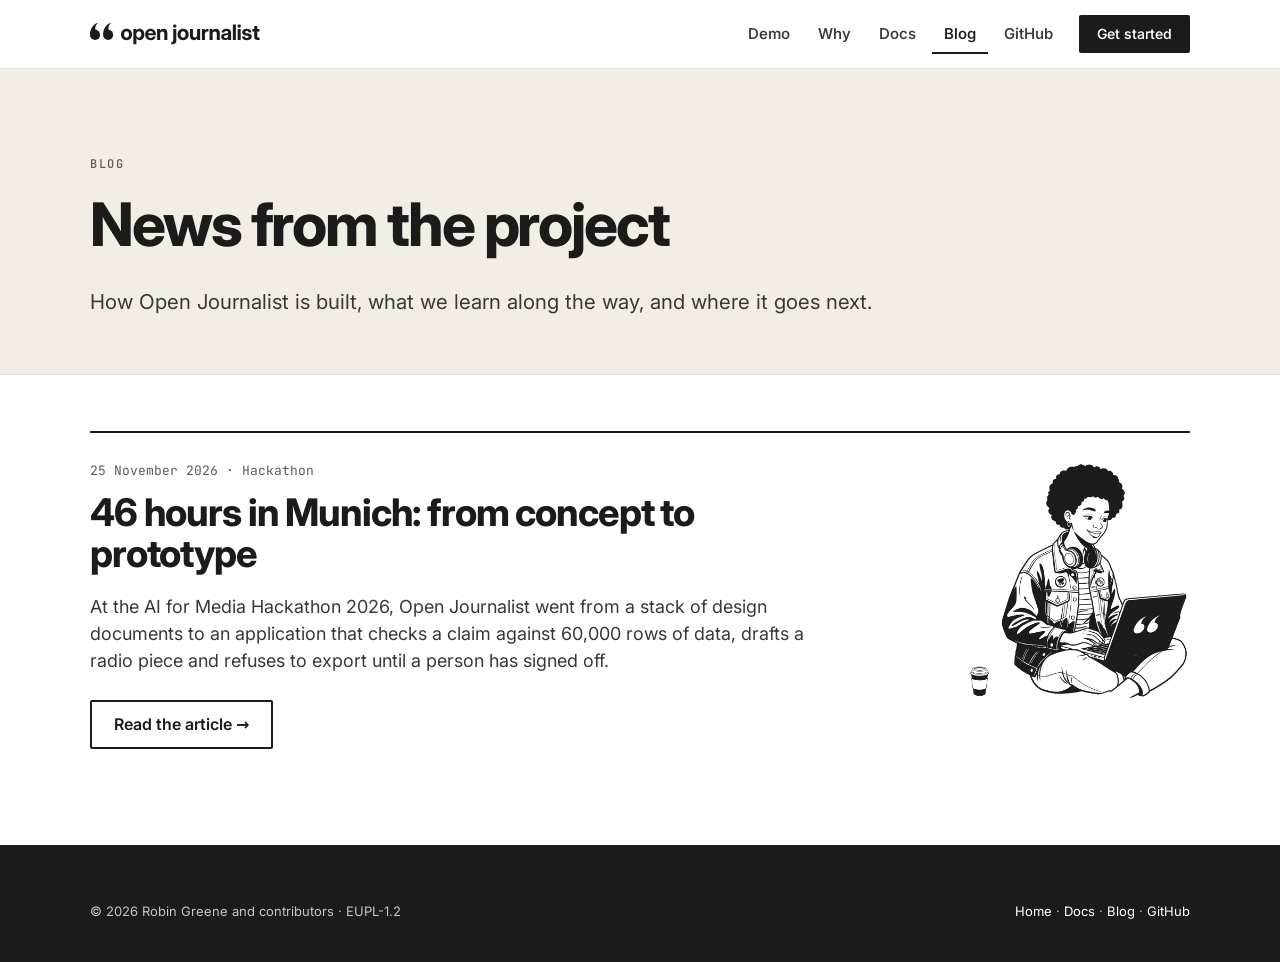
<file: blog/index.html>
<!doctype html>
<html lang="en">
<head>
<meta charset="utf-8">
<meta name="viewport" content="width=device-width, initial-scale=1">
<title>Blog · Open Journalist</title>
<meta name="description" content="News and stories from the Open Journalist project.">
<link rel="icon" href="../assets/img/mark.svg" type="image/svg+xml">
<link rel="stylesheet" href="../assets/css/site.css">
</head>
<body>
<a class="skip" href="#main">Skip to content</a>
<header class="site-header">
  <div class="wrap">
    <a class="brand" href="../" aria-label="Open Journalist, home"><img src="../assets/img/logo.svg" alt="open journalist" width="160" height="22"></a>
    <button class="nav-toggle" aria-expanded="false" aria-controls="site-nav">Menu</button>
    <nav class="nav" id="site-nav" aria-label="Main">
      <a href="../#demo">Demo</a>
      <a href="../#why">Why</a>
      <a href="../docs/">Docs</a>
      <a href="./" aria-current="page">Blog</a>
      <a href="https://github.com/open-journalist/open-journalist">GitHub</a>
      <a class="btn btn--solid" href="../docs/install.html">Get started</a>
    </nav>
  </div>
</header>

<div class="page-head">
  <div class="wrap">
    <span class="eyebrow">Blog</span>
    <h1>News from the project</h1>
    <p class="lead">How Open Journalist is built, what we learn along the way, and where it goes next.</p>
  </div>
</div>

<main id="main" class="wrap">
  <div class="post-list">
    <a class="post-card" href="ai-for-media-hackathon-2026.html">
      <div>
        <div class="meta">25 November 2026 · Hackathon</div>
        <h2 style="margin-top:10px">46 hours in Munich: from concept to prototype</h2>
        <p class="lead" style="font-size:18px">At the AI for Media Hackathon 2026, Open Journalist went from a stack of design documents to an application that checks a claim against 60,000 rows of data, drafts a radio piece and refuses to export until a person has signed off.</p>
        <span class="btn" style="margin-top:8px">Read the article →</span>
      </div>
      <img src="../assets/img/illu/journalist-laptop.webp" alt="" width="838" height="900" loading="lazy">
    </a>
  </div>
</main>

<footer class="site-footer">
  <div class="wrap">
    <div class="footer-bottom" style="margin-top:0;border-top:0;padding-top:0">
      <span>© 2026 Robin Greene and contributors · EUPL-1.2</span>
      <span><a href="../">Home</a> · <a href="../docs/">Docs</a> · <a href="./">Blog</a> · <a href="https://github.com/open-journalist/open-journalist">GitHub</a></span>
    </div>
  </div>
</footer>
<script src="../assets/js/site.js" defer></script>
</body>
</html>
</file>
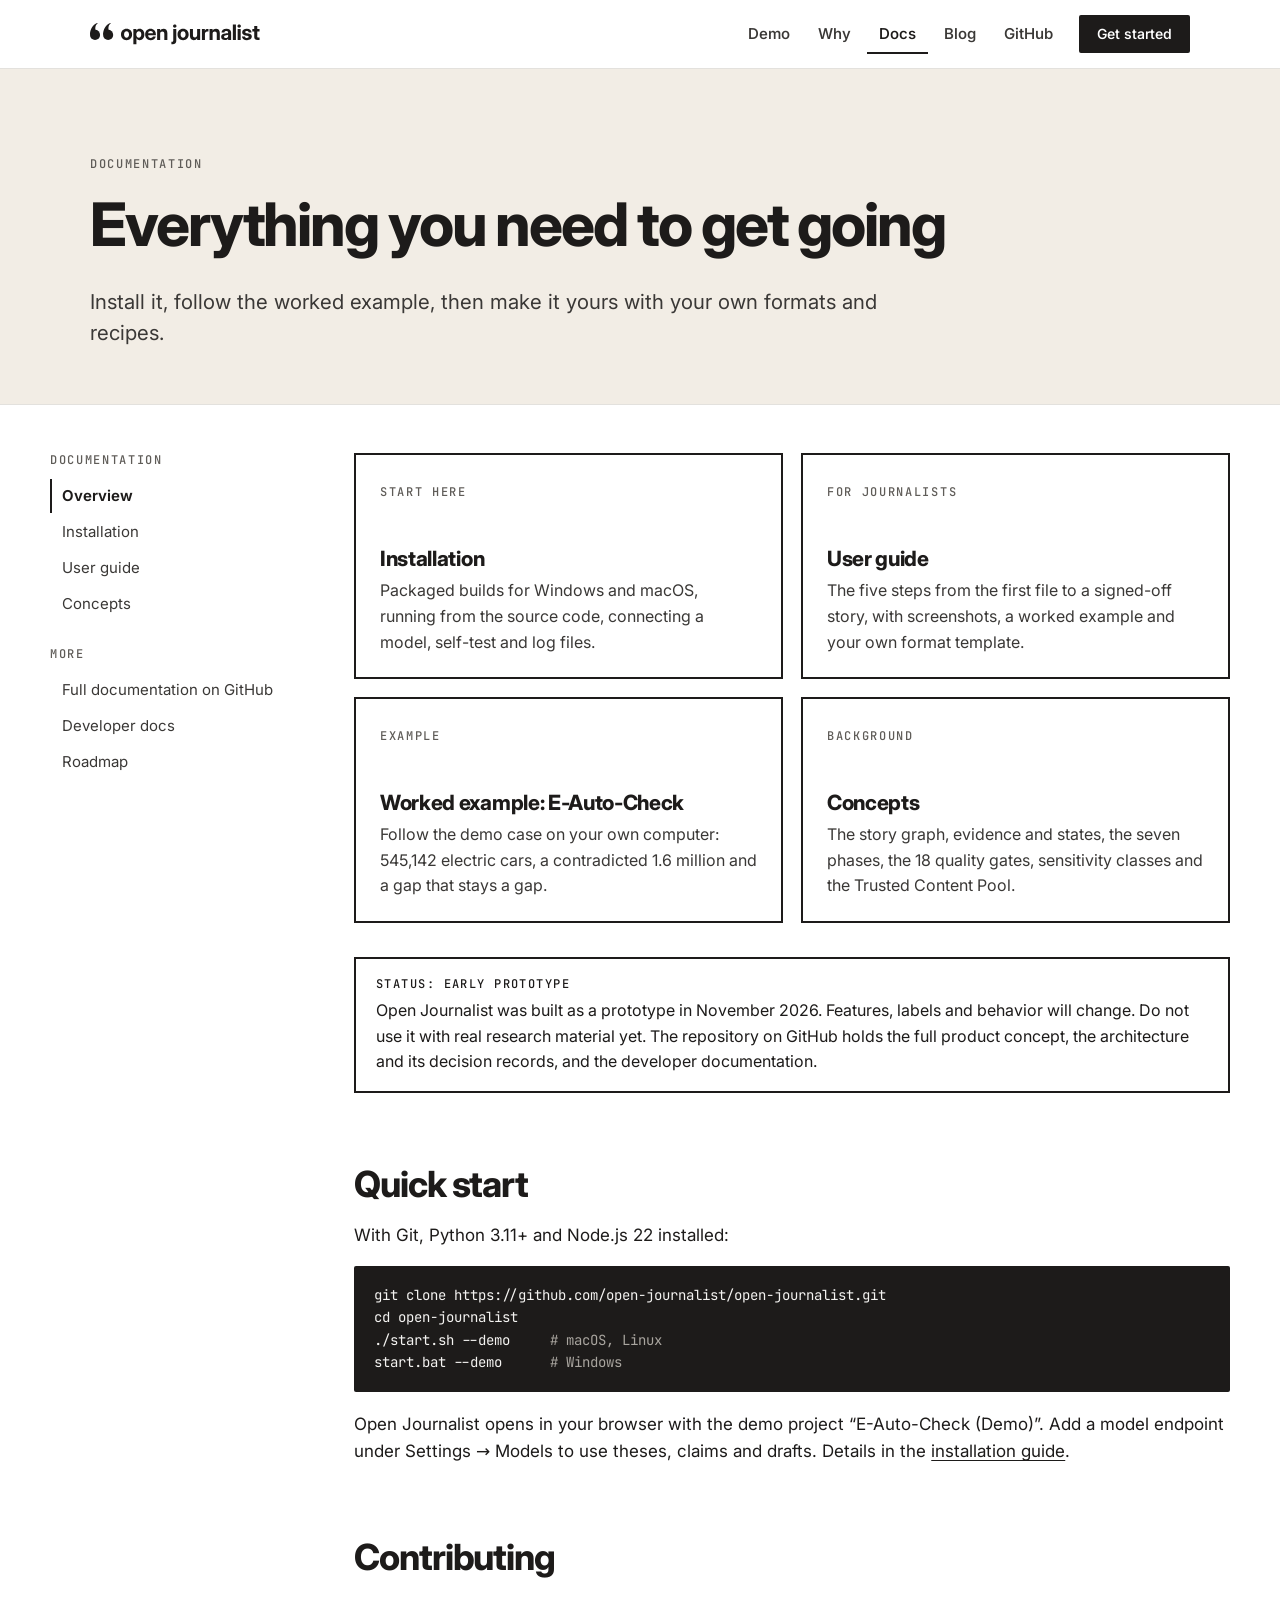
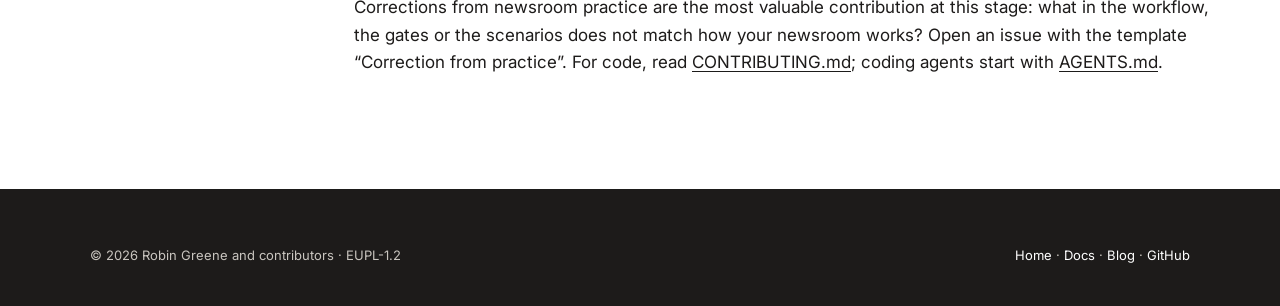
<file: docs/index.html>
<!doctype html>
<html lang="en">
<head>
<meta charset="utf-8">
<meta name="viewport" content="width=device-width, initial-scale=1">
<title>Documentation · Open Journalist</title>
<meta name="description" content="Documentation for Open Journalist: installation, user guide with a worked example, and the concepts behind the harness.">
<link rel="icon" href="../assets/img/mark.svg" type="image/svg+xml">
<link rel="stylesheet" href="../assets/css/site.css">
</head>
<body>
<a class="skip" href="#main">Skip to content</a>
<header class="site-header">
  <div class="wrap">
    <a class="brand" href="../" aria-label="Open Journalist, home"><img src="../assets/img/logo.svg" alt="open journalist" width="160" height="22"></a>
    <button class="nav-toggle" aria-expanded="false" aria-controls="site-nav">Menu</button>
    <nav class="nav" id="site-nav" aria-label="Main">
      <a href="../#demo">Demo</a>
      <a href="../#why">Why</a>
      <a href="./" aria-current="page">Docs</a>
      <a href="../blog/">Blog</a>
      <a href="https://github.com/open-journalist/open-journalist">GitHub</a>
      <a class="btn btn--solid" href="install.html">Get started</a>
    </nav>
  </div>
</header>

<div class="page-head">
  <div class="wrap">
    <span class="eyebrow">Documentation</span>
    <h1>Everything you need to get going</h1>
    <p class="lead">Install it, follow the worked example, then make it yours with your own formats and recipes.</p>
  </div>
</div>

<main id="main" class="wrap docs">
  <aside class="docs-nav" aria-label="Documentation">
    <h4>Documentation</h4>
    <ul>
      <li><a href="./" aria-current="page">Overview</a></li>
      <li><a href="install.html">Installation</a></li>
      <li><a href="guide.html">User guide</a></li>
      <li><a href="concepts.html">Concepts</a></li>
    </ul>
    <h4>More</h4>
    <ul>
      <li><a href="https://github.com/open-journalist/open-journalist/blob/main/docs/README.md">Full documentation on GitHub</a></li>
      <li><a href="https://github.com/open-journalist/open-journalist/blob/main/docs/development.md">Developer docs</a></li>
      <li><a href="https://github.com/open-journalist/open-journalist/blob/main/docs/roadmap.md">Roadmap</a></li>
    </ul>
  </aside>

  <div class="prose" style="max-width:none">
    <div class="cards-link">
      <a href="install.html">
        <span class="eyebrow">Start here</span>
        <h3>Installation</h3>
        <p>Packaged builds for Windows and macOS, running from the source code, connecting a model, self-test and log files.</p>
      </a>
      <a href="guide.html">
        <span class="eyebrow">For journalists</span>
        <h3>User guide</h3>
        <p>The five steps from the first file to a signed-off story, with screenshots, a worked example and your own format template.</p>
      </a>
      <a href="guide.html#example">
        <span class="eyebrow">Example</span>
        <h3>Worked example: E-Auto-Check</h3>
        <p>Follow the demo case on your own computer: 545,142 electric cars, a contradicted 1.6 million and a gap that stays a gap.</p>
      </a>
      <a href="concepts.html">
        <span class="eyebrow">Background</span>
        <h3>Concepts</h3>
        <p>The story graph, evidence and states, the seven phases, the 18 quality gates, sensitivity classes and the Trusted Content Pool.</p>
      </a>
    </div>

    <div class="note">
      <strong>Status: early prototype</strong>
      <p>Open Journalist was built as a prototype in November 2026. Features, labels and behavior will change. Do not use it with real research material yet. The repository on GitHub holds the full product concept, the architecture and its decision records, and the developer documentation.</p>
    </div>

    <h2>Quick start</h2>
    <p>With Git, Python 3.11+ and Node.js 22 installed:</p>
<pre><code>git clone https://github.com/open-journalist/open-journalist.git
cd open-journalist
./start.sh --demo     <span class="c"># macOS, Linux</span>
start.bat --demo      <span class="c"># Windows</span></code></pre>
    <p>Open Journalist opens in your browser with the demo project “E-Auto-Check (Demo)”. Add a model endpoint under Settings → Models to use theses, claims and drafts. Details in the <a href="install.html">installation guide</a>.</p>

    <h2>Contributing</h2>
    <p>Corrections from newsroom practice are the most valuable contribution at this stage: what in the workflow, the gates or the scenarios does not match how your newsroom works? Open an issue with the template “Correction from practice”. For code, read <a href="https://github.com/open-journalist/open-journalist/blob/main/CONTRIBUTING.md">CONTRIBUTING.md</a>; coding agents start with <a href="https://github.com/open-journalist/open-journalist/blob/main/AGENTS.md">AGENTS.md</a>.</p>
  </div>
</main>

<footer class="site-footer">
  <div class="wrap">
    <div class="footer-bottom" style="margin-top:0;border-top:0;padding-top:0">
      <span>© 2026 Robin Greene and contributors · EUPL-1.2</span>
      <span><a href="../">Home</a> · <a href="./">Docs</a> · <a href="../blog/">Blog</a> · <a href="https://github.com/open-journalist/open-journalist">GitHub</a></span>
    </div>
  </div>
</footer>
<script src="../assets/js/site.js" defer></script>
</body>
</html>
</file>
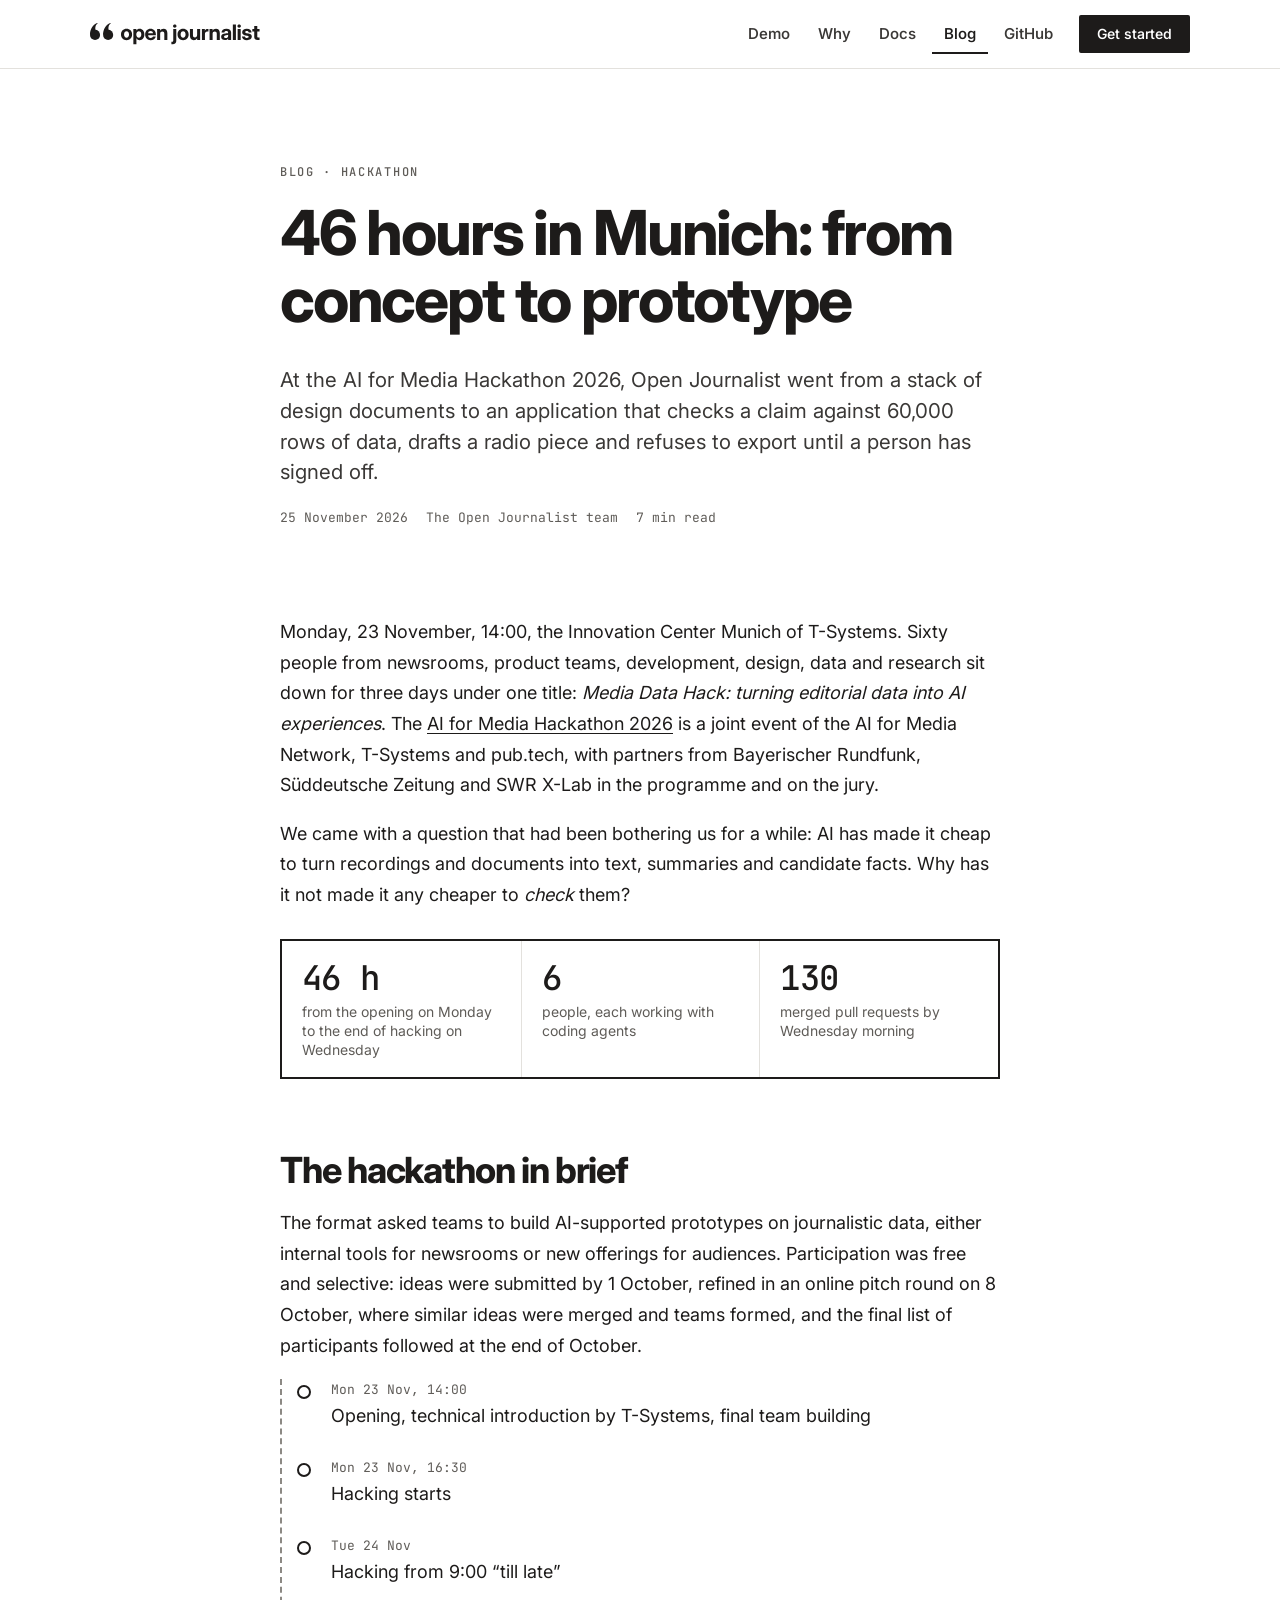
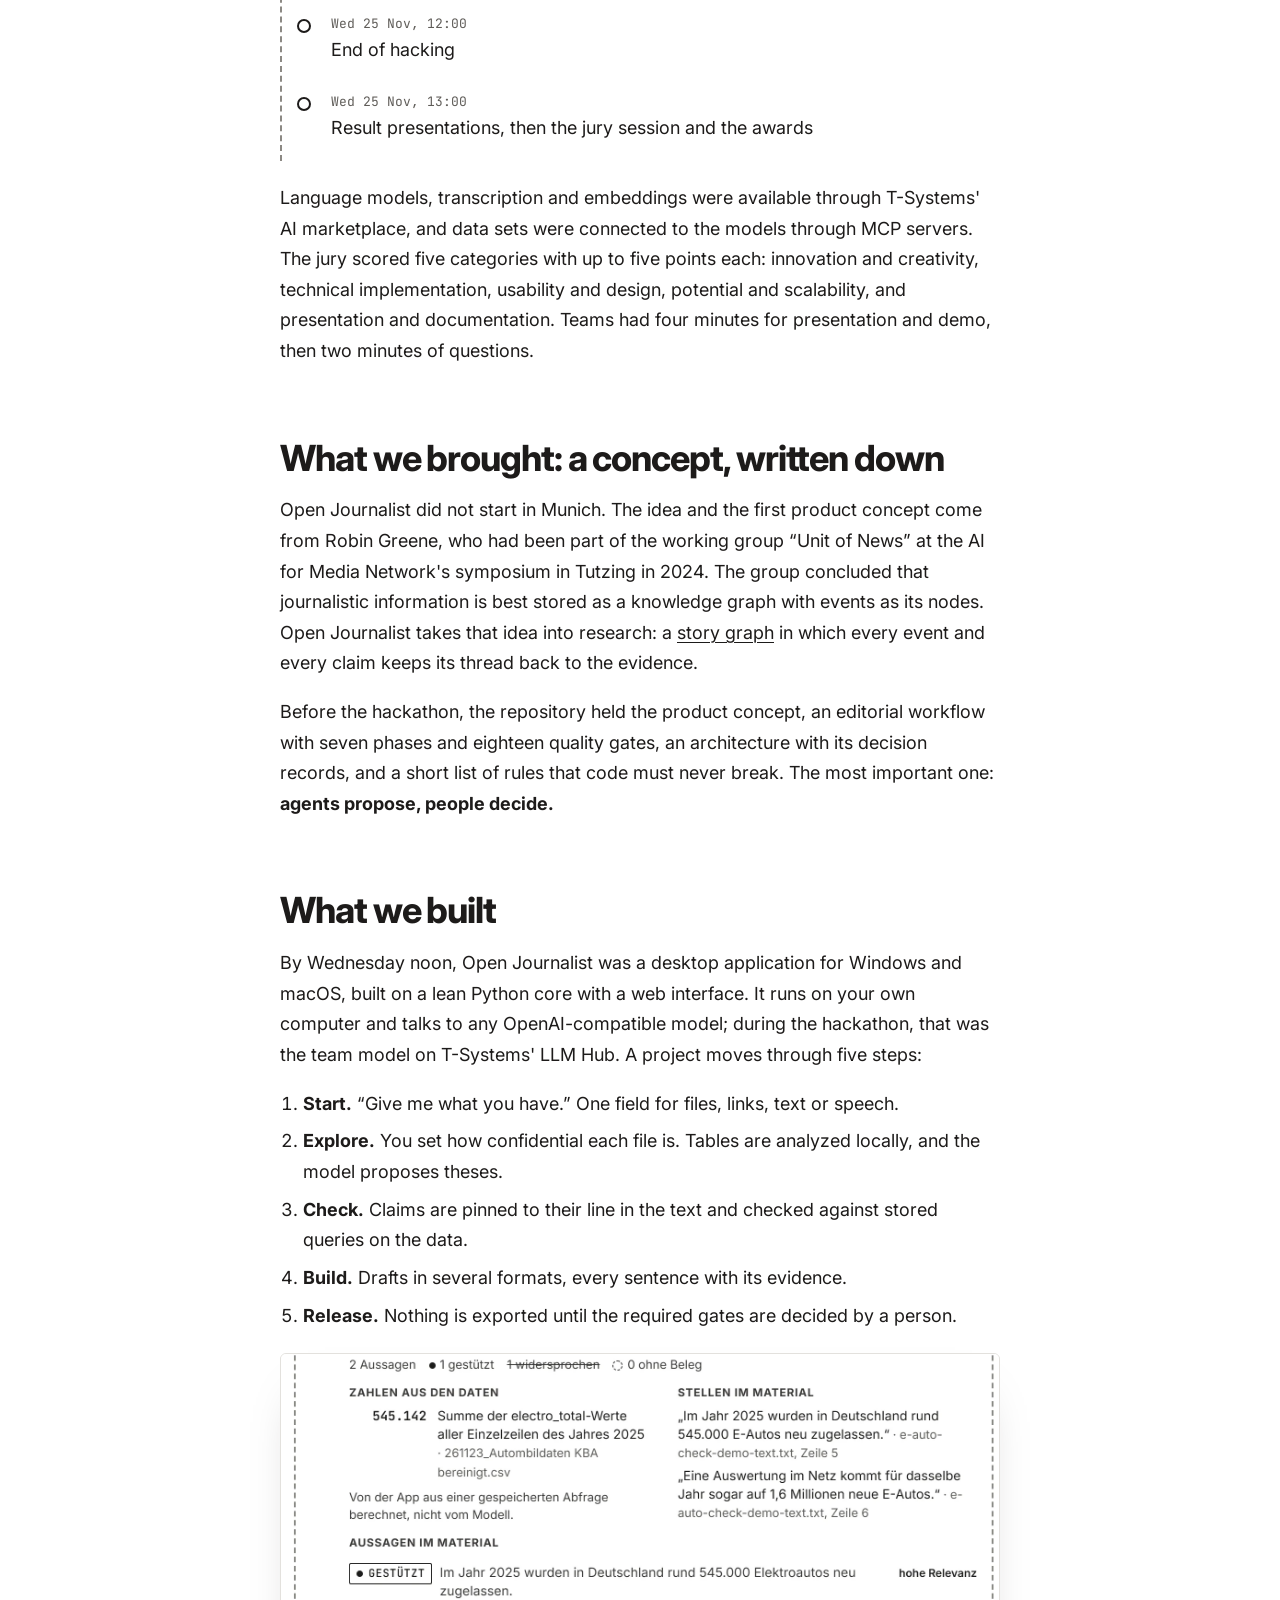
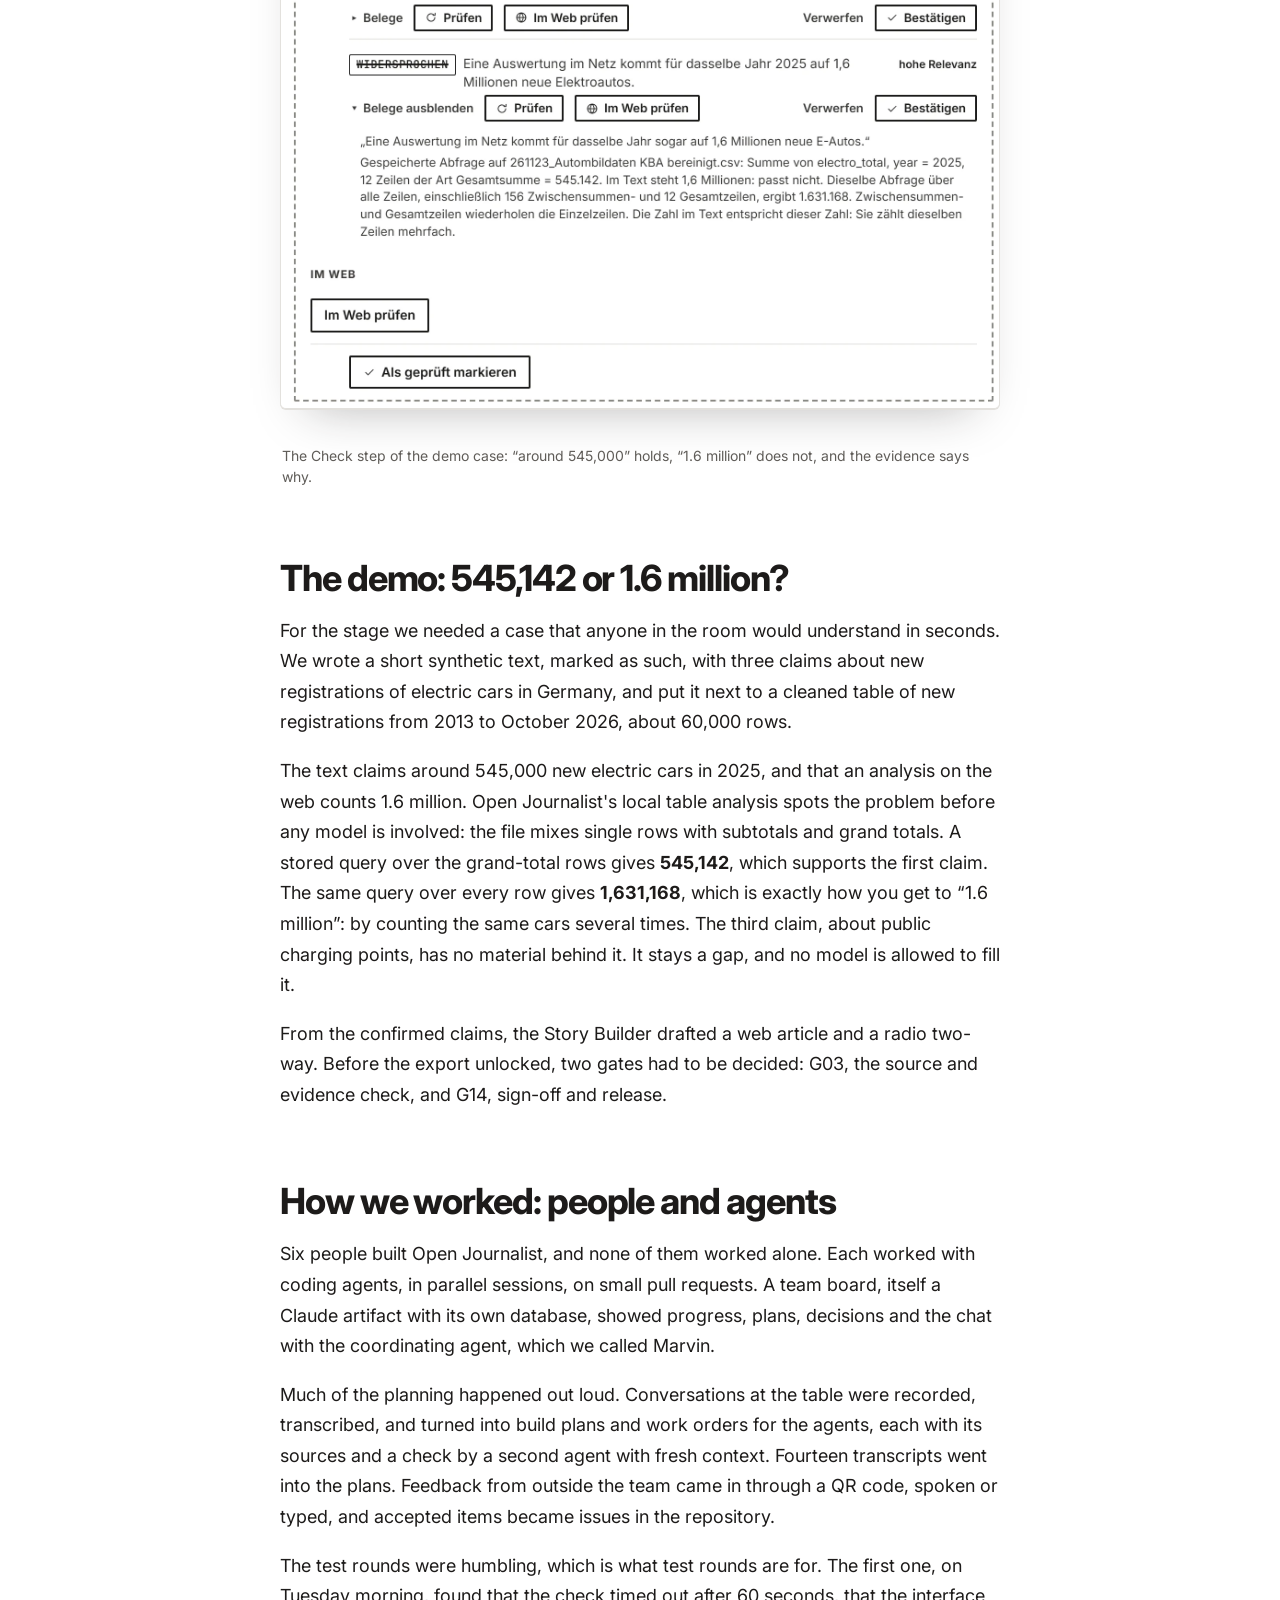
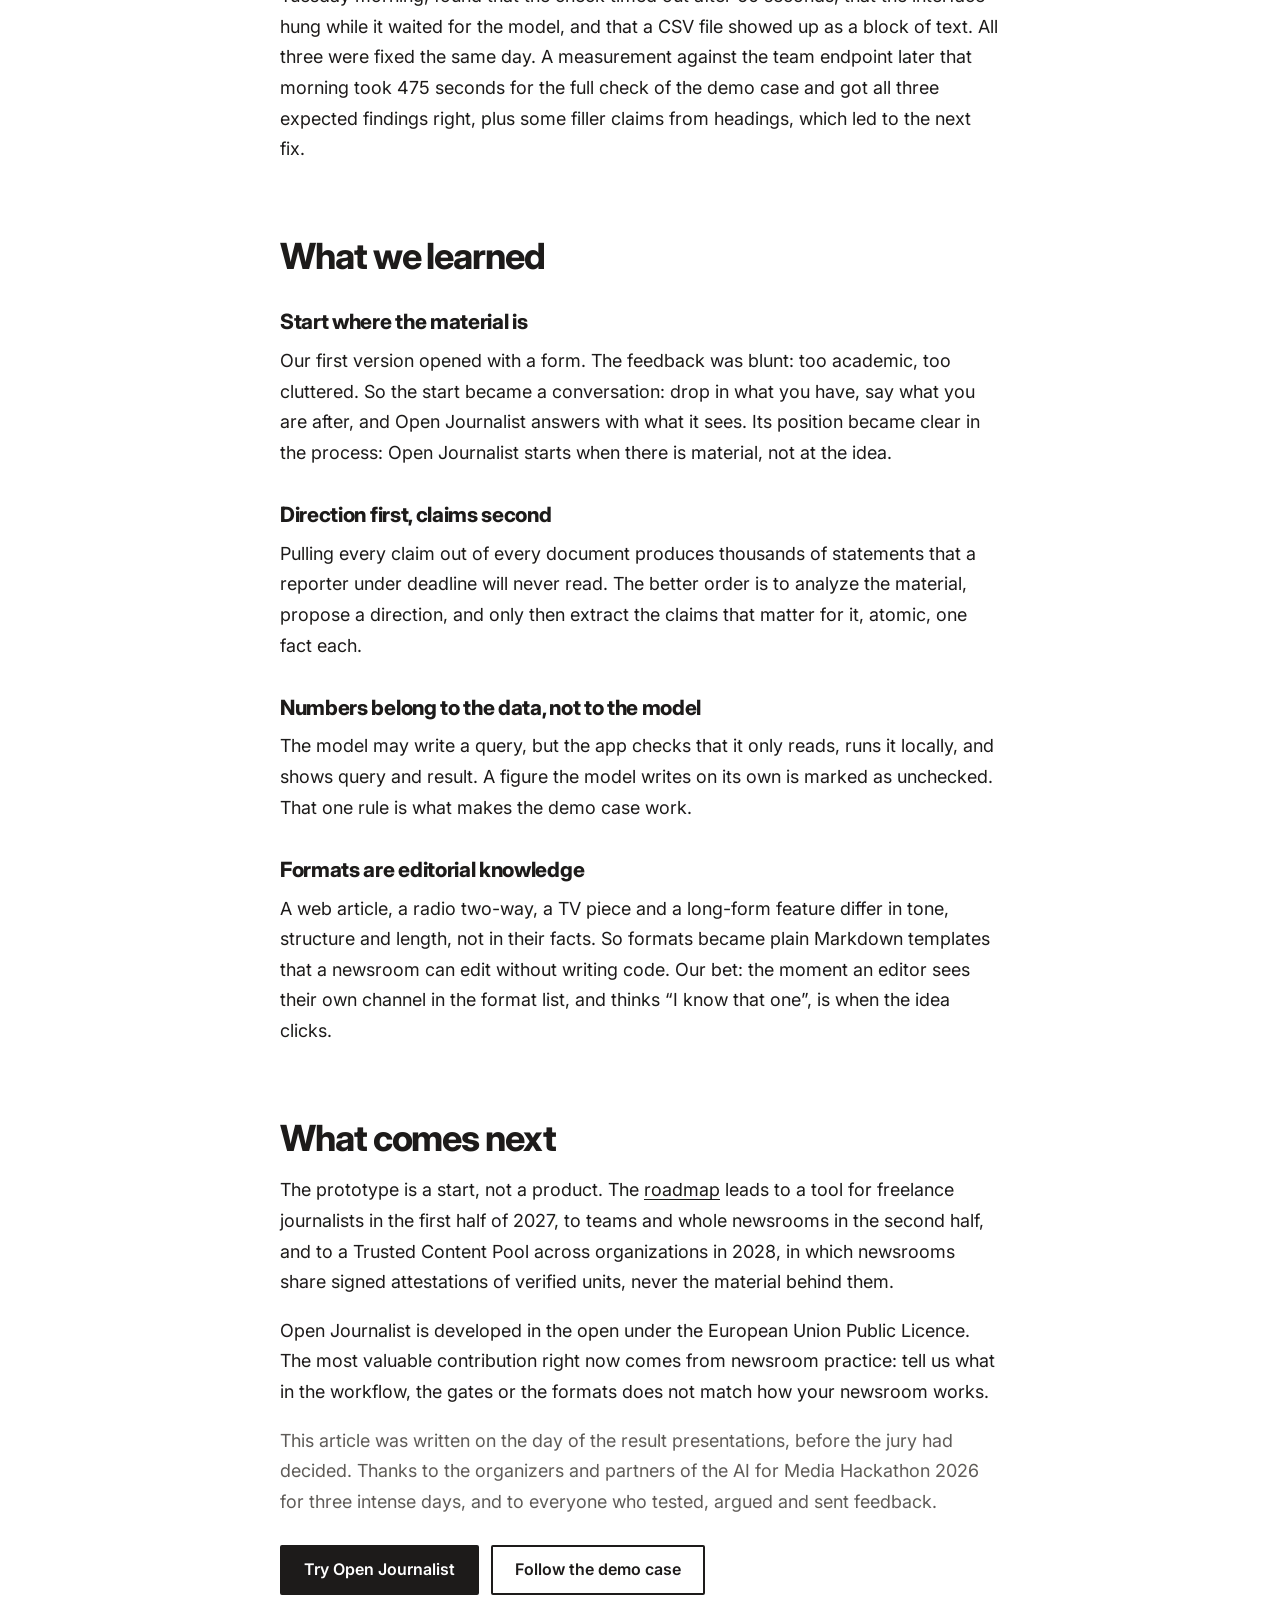
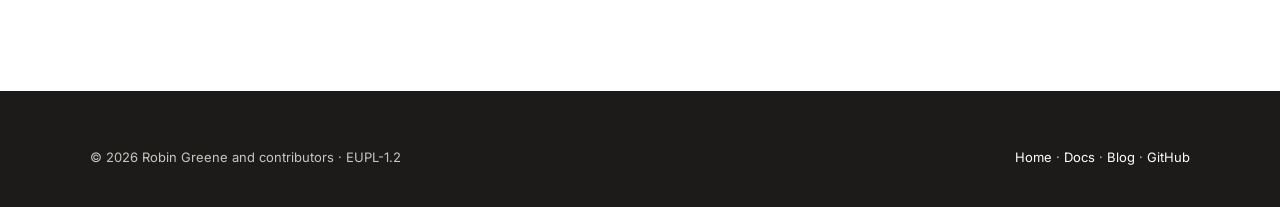
<file: blog/ai-for-media-hackathon-2026.html>
<!doctype html>
<html lang="en">
<head>
<meta charset="utf-8">
<meta name="viewport" content="width=device-width, initial-scale=1">
<title>46 hours in Munich: Open Journalist at the AI for Media Hackathon 2026</title>
<meta name="description" content="How a concept for an open-source AI harness for journalism became a working prototype in 46 hours at the AI for Media Hackathon 2026 in Munich.">
<meta property="og:title" content="46 hours in Munich: Open Journalist at the AI for Media Hackathon 2026">
<meta property="og:type" content="article">
<meta property="article:published_time" content="2026-11-25">
<link rel="icon" href="../assets/img/mark.svg" type="image/svg+xml">
<link rel="stylesheet" href="../assets/css/site.css">
</head>
<body>
<a class="skip" href="#main">Skip to content</a>
<header class="site-header">
  <div class="wrap">
    <a class="brand" href="../" aria-label="Open Journalist, home"><img src="../assets/img/logo.svg" alt="open journalist" width="160" height="22"></a>
    <button class="nav-toggle" aria-expanded="false" aria-controls="site-nav">Menu</button>
    <nav class="nav" id="site-nav" aria-label="Main">
      <a href="../#demo">Demo</a>
      <a href="../#why">Why</a>
      <a href="../docs/">Docs</a>
      <a href="./" aria-current="page">Blog</a>
      <a href="https://github.com/open-journalist/open-journalist">GitHub</a>
      <a class="btn btn--solid" href="../docs/install.html">Get started</a>
    </nav>
  </div>
</header>

<main id="main">
  <div class="wrap">
    <header class="article-head">
      <span class="eyebrow">Blog · Hackathon</span>
      <h1>46 hours in Munich: from concept to prototype</h1>
      <p class="lead">At the AI for Media Hackathon 2026, Open Journalist went from a stack of design documents to an application that checks a claim against 60,000 rows of data, drafts a radio piece and refuses to export until a person has signed off.</p>
      <div class="byline meta"><span>25 November 2026</span><span>The Open Journalist team</span><span>7 min read</span></div>
    </header>
  </div>

  <div class="wrap">
    <div class="article">
      <div class="prose">
        <p>Monday, 23 November, 14:00, the Innovation Center Munich of T-Systems. Sixty people from newsrooms, product teams, development, design, data and research sit down for three days under one title: <em>Media Data Hack: turning editorial data into AI experiences</em>. The <a href="https://aiformedia.network/faq-zum-ai-for-media-hackathon-2026/">AI for Media Hackathon 2026</a> is a joint event of the AI for Media Network, T-Systems and pub.tech, with partners from Bayerischer Rundfunk, Süddeutsche Zeitung and SWR X-Lab in the programme and on the jury.</p>
        <p>We came with a question that had been bothering us for a while: AI has made it cheap to turn recordings and documents into text, summaries and candidate facts. Why has it not made it any cheaper to <em>check</em> them?</p>

        <div class="fact-row">
          <div><div class="value">46 h</div><div class="label">from the opening on Monday to the end of hacking on Wednesday</div></div>
          <div><div class="value">6</div><div class="label">people, each working with coding agents</div></div>
          <div><div class="value">130</div><div class="label">merged pull requests by Wednesday morning</div></div>
        </div>

        <h2>The hackathon in brief</h2>
        <p>The format asked teams to build AI-supported prototypes on journalistic data, either internal tools for newsrooms or new offerings for audiences. Participation was free and selective: ideas were submitted by 1 October, refined in an online pitch round on 8 October, where similar ideas were merged and teams formed, and the final list of participants followed at the end of October.</p>
        <ul class="timeline">
          <li><time>Mon 23 Nov, 14:00</time>Opening, technical introduction by T-Systems, final team building</li>
          <li><time>Mon 23 Nov, 16:30</time>Hacking starts</li>
          <li><time>Tue 24 Nov</time>Hacking from 9:00 “till late”</li>
          <li><time>Wed 25 Nov, 12:00</time>End of hacking</li>
          <li><time>Wed 25 Nov, 13:00</time>Result presentations, then the jury session and the awards</li>
        </ul>
        <p>Language models, transcription and embeddings were available through T-Systems' AI marketplace, and data sets were connected to the models through MCP servers. The jury scored five categories with up to five points each: innovation and creativity, technical implementation, usability and design, potential and scalability, and presentation and documentation. Teams had four minutes for presentation and demo, then two minutes of questions.</p>

        <h2>What we brought: a concept, written down</h2>
        <p>Open Journalist did not start in Munich. The idea and the first product concept come from Robin Greene, who had been part of the working group “Unit of News” at the AI for Media Network's symposium in Tutzing in 2024. The group concluded that journalistic information is best stored as a knowledge graph with events as its nodes. Open Journalist takes that idea into research: a <a href="../docs/concepts.html#graph">story graph</a> in which every event and every claim keeps its thread back to the evidence.</p>
        <p>Before the hackathon, the repository held the product concept, an editorial workflow with seven phases and eighteen quality gates, an architecture with its decision records, and a short list of rules that code must never break. The most important one: <strong>agents propose, people decide.</strong></p>

        <h2>What we built</h2>
        <p>By Wednesday noon, Open Journalist was a desktop application for Windows and macOS, built on a lean Python core with a web interface. It runs on your own computer and talks to any OpenAI-compatible model; during the hackathon, that was the team model on T-Systems' LLM Hub. A project moves through five steps:</p>
        <ol>
          <li><strong>Start.</strong> “Give me what you have.” One field for files, links, text or speech.</li>
          <li><strong>Explore.</strong> You set how confidential each file is. Tables are analyzed locally, and the model proposes theses.</li>
          <li><strong>Check.</strong> Claims are pinned to their line in the text and checked against stored queries on the data.</li>
          <li><strong>Build.</strong> Drafts in several formats, every sentence with its evidence.</li>
          <li><strong>Release.</strong> Nothing is exported until the required gates are decided by a person.</li>
        </ol>

        <figure class="shot"><img src="../assets/img/screens/check-crop.webp" alt="Screenshot: the Check step with a supported and a contradicted claim and the evidence for the contradiction." width="1560" height="1420" loading="lazy"></figure>
        <figcaption>The Check step of the demo case: “around 545,000” holds, “1.6 million” does not, and the evidence says why.</figcaption>

        <h2>The demo: 545,142 or 1.6 million?</h2>
        <p>For the stage we needed a case that anyone in the room would understand in seconds. We wrote a short synthetic text, marked as such, with three claims about new registrations of electric cars in Germany, and put it next to a cleaned table of new registrations from 2013 to October 2026, about 60,000 rows.</p>
        <p>The text claims around 545,000 new electric cars in 2025, and that an analysis on the web counts 1.6 million. Open Journalist's local table analysis spots the problem before any model is involved: the file mixes single rows with subtotals and grand totals. A stored query over the grand-total rows gives <strong>545,142</strong>, which supports the first claim. The same query over every row gives <strong>1,631,168</strong>, which is exactly how you get to “1.6 million”: by counting the same cars several times. The third claim, about public charging points, has no material behind it. It stays a gap, and no model is allowed to fill it.</p>
        <p>From the confirmed claims, the Story Builder drafted a web article and a radio two-way. Before the export unlocked, two gates had to be decided: G03, the source and evidence check, and G14, sign-off and release.</p>

        <h2>How we worked: people and agents</h2>
        <p>Six people built Open Journalist, and none of them worked alone. Each worked with coding agents, in parallel sessions, on small pull requests. A team board, itself a Claude artifact with its own database, showed progress, plans, decisions and the chat with the coordinating agent, which we called Marvin.</p>
        <p>Much of the planning happened out loud. Conversations at the table were recorded, transcribed, and turned into build plans and work orders for the agents, each with its sources and a check by a second agent with fresh context. Fourteen transcripts went into the plans. Feedback from outside the team came in through a QR code, spoken or typed, and accepted items became issues in the repository.</p>
        <p>The test rounds were humbling, which is what test rounds are for. The first one, on Tuesday morning, found that the check timed out after 60 seconds, that the interface hung while it waited for the model, and that a CSV file showed up as a block of text. All three were fixed the same day. A measurement against the team endpoint later that morning took 475 seconds for the full check of the demo case and got all three expected findings right, plus some filler claims from headings, which led to the next fix.</p>

        <h2>What we learned</h2>
        <h3>Start where the material is</h3>
        <p>Our first version opened with a form. The feedback was blunt: too academic, too cluttered. So the start became a conversation: drop in what you have, say what you are after, and Open Journalist answers with what it sees. Its position became clear in the process: Open Journalist starts when there is material, not at the idea.</p>
        <h3>Direction first, claims second</h3>
        <p>Pulling every claim out of every document produces thousands of statements that a reporter under deadline will never read. The better order is to analyze the material, propose a direction, and only then extract the claims that matter for it, atomic, one fact each.</p>
        <h3>Numbers belong to the data, not to the model</h3>
        <p>The model may write a query, but the app checks that it only reads, runs it locally, and shows query and result. A figure the model writes on its own is marked as unchecked. That one rule is what makes the demo case work.</p>
        <h3>Formats are editorial knowledge</h3>
        <p>A web article, a radio two-way, a TV piece and a long-form feature differ in tone, structure and length, not in their facts. So formats became plain Markdown templates that a newsroom can edit without writing code. Our bet: the moment an editor sees their own channel in the format list, and thinks “I know that one”, is when the idea clicks.</p>

        <h2>What comes next</h2>
        <p>The prototype is a start, not a product. The <a href="../#roadmap">roadmap</a> leads to a tool for freelance journalists in the first half of 2027, to teams and whole newsrooms in the second half, and to a Trusted Content Pool across organizations in 2028, in which newsrooms share signed attestations of verified units, never the material behind them.</p>
        <p>Open Journalist is developed in the open under the European Union Public Licence. The most valuable contribution right now comes from newsroom practice: tell us what in the workflow, the gates or the formats does not match how your newsroom works.</p>
        <p class="muted">This article was written on the day of the result presentations, before the jury had decided. Thanks to the organizers and partners of the AI for Media Hackathon 2026 for three intense days, and to everyone who tested, argued and sent feedback.</p>

        <div class="btn-row">
          <a class="btn btn--solid" href="../docs/install.html">Try Open Journalist</a>
          <a class="btn" href="../docs/guide.html#example">Follow the demo case</a>
        </div>
      </div>
    </div>
  </div>
</main>

<footer class="site-footer">
  <div class="wrap">
    <div class="footer-bottom" style="margin-top:0;border-top:0;padding-top:0">
      <span>© 2026 Robin Greene and contributors · EUPL-1.2</span>
      <span><a href="../">Home</a> · <a href="../docs/">Docs</a> · <a href="./">Blog</a> · <a href="https://github.com/open-journalist/open-journalist">GitHub</a></span>
    </div>
  </div>
</footer>
<script src="../assets/js/site.js" defer></script>
</body>
</html>
</file>
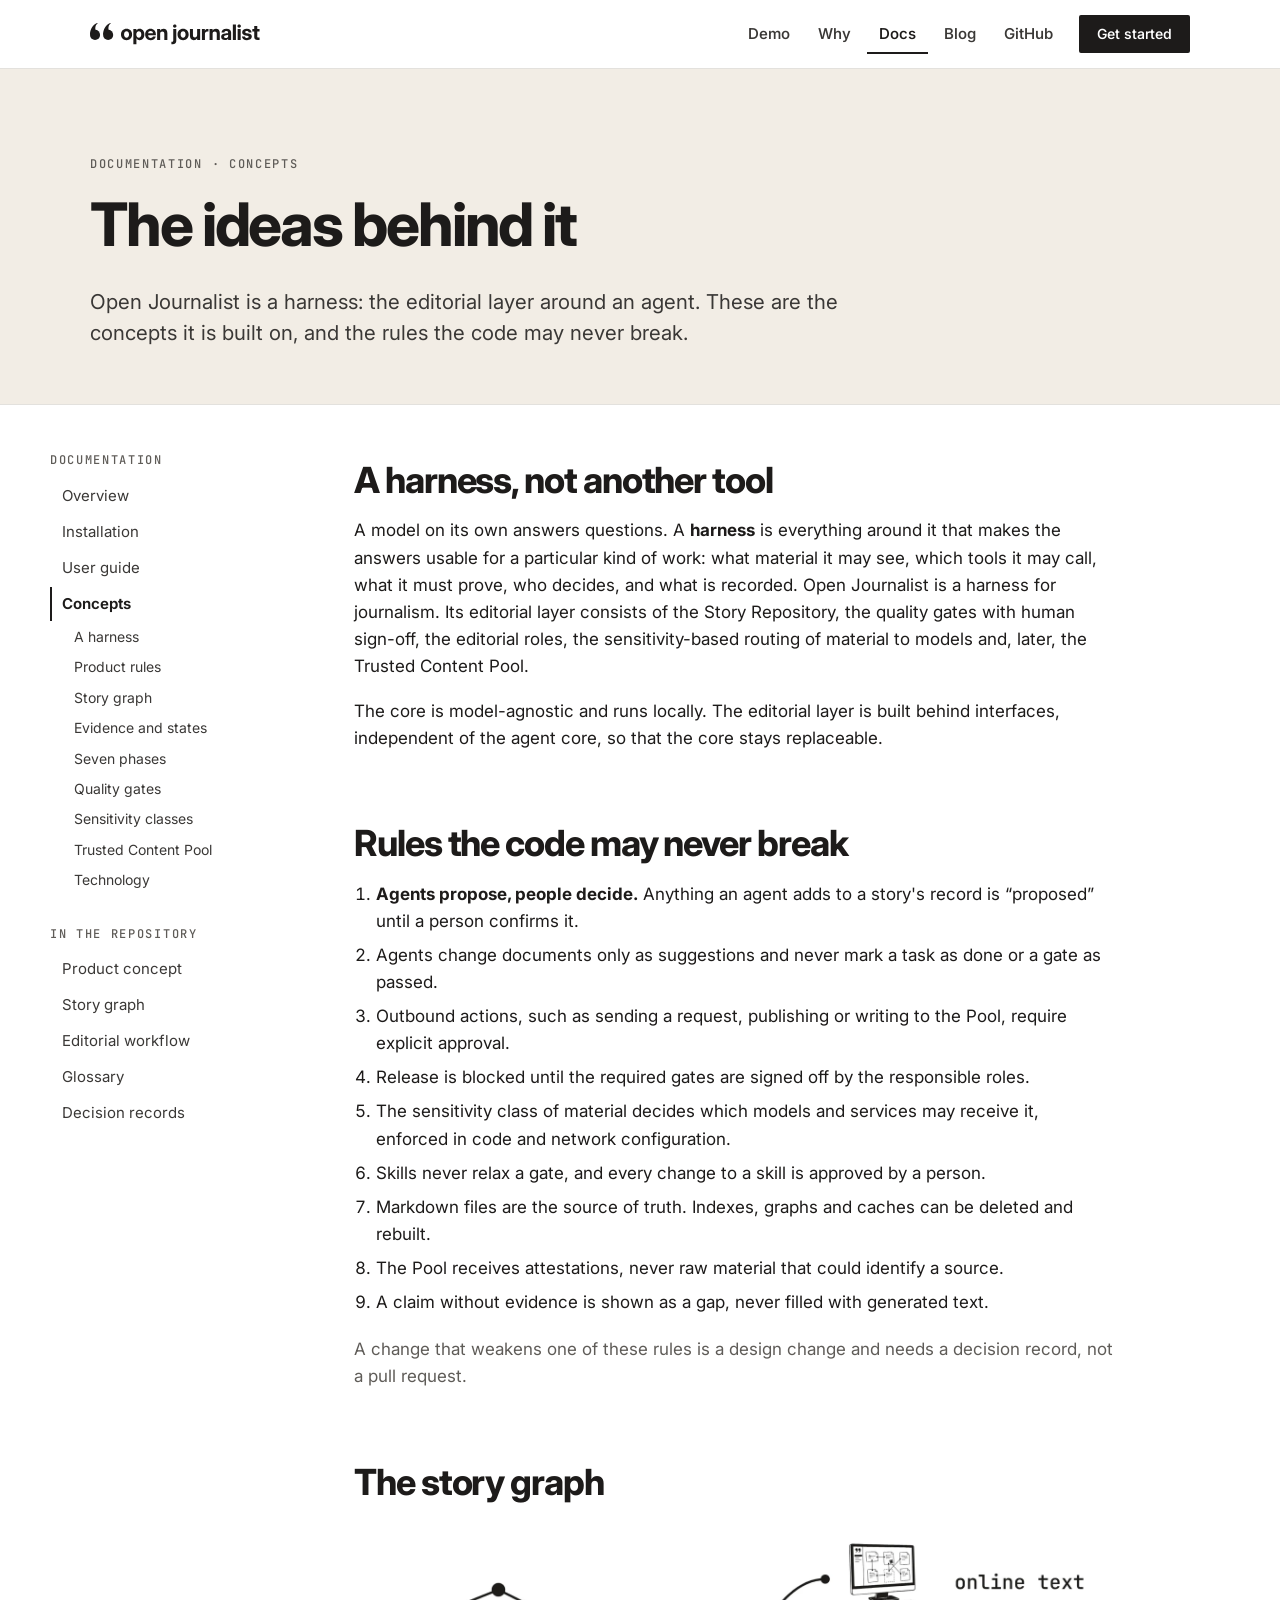
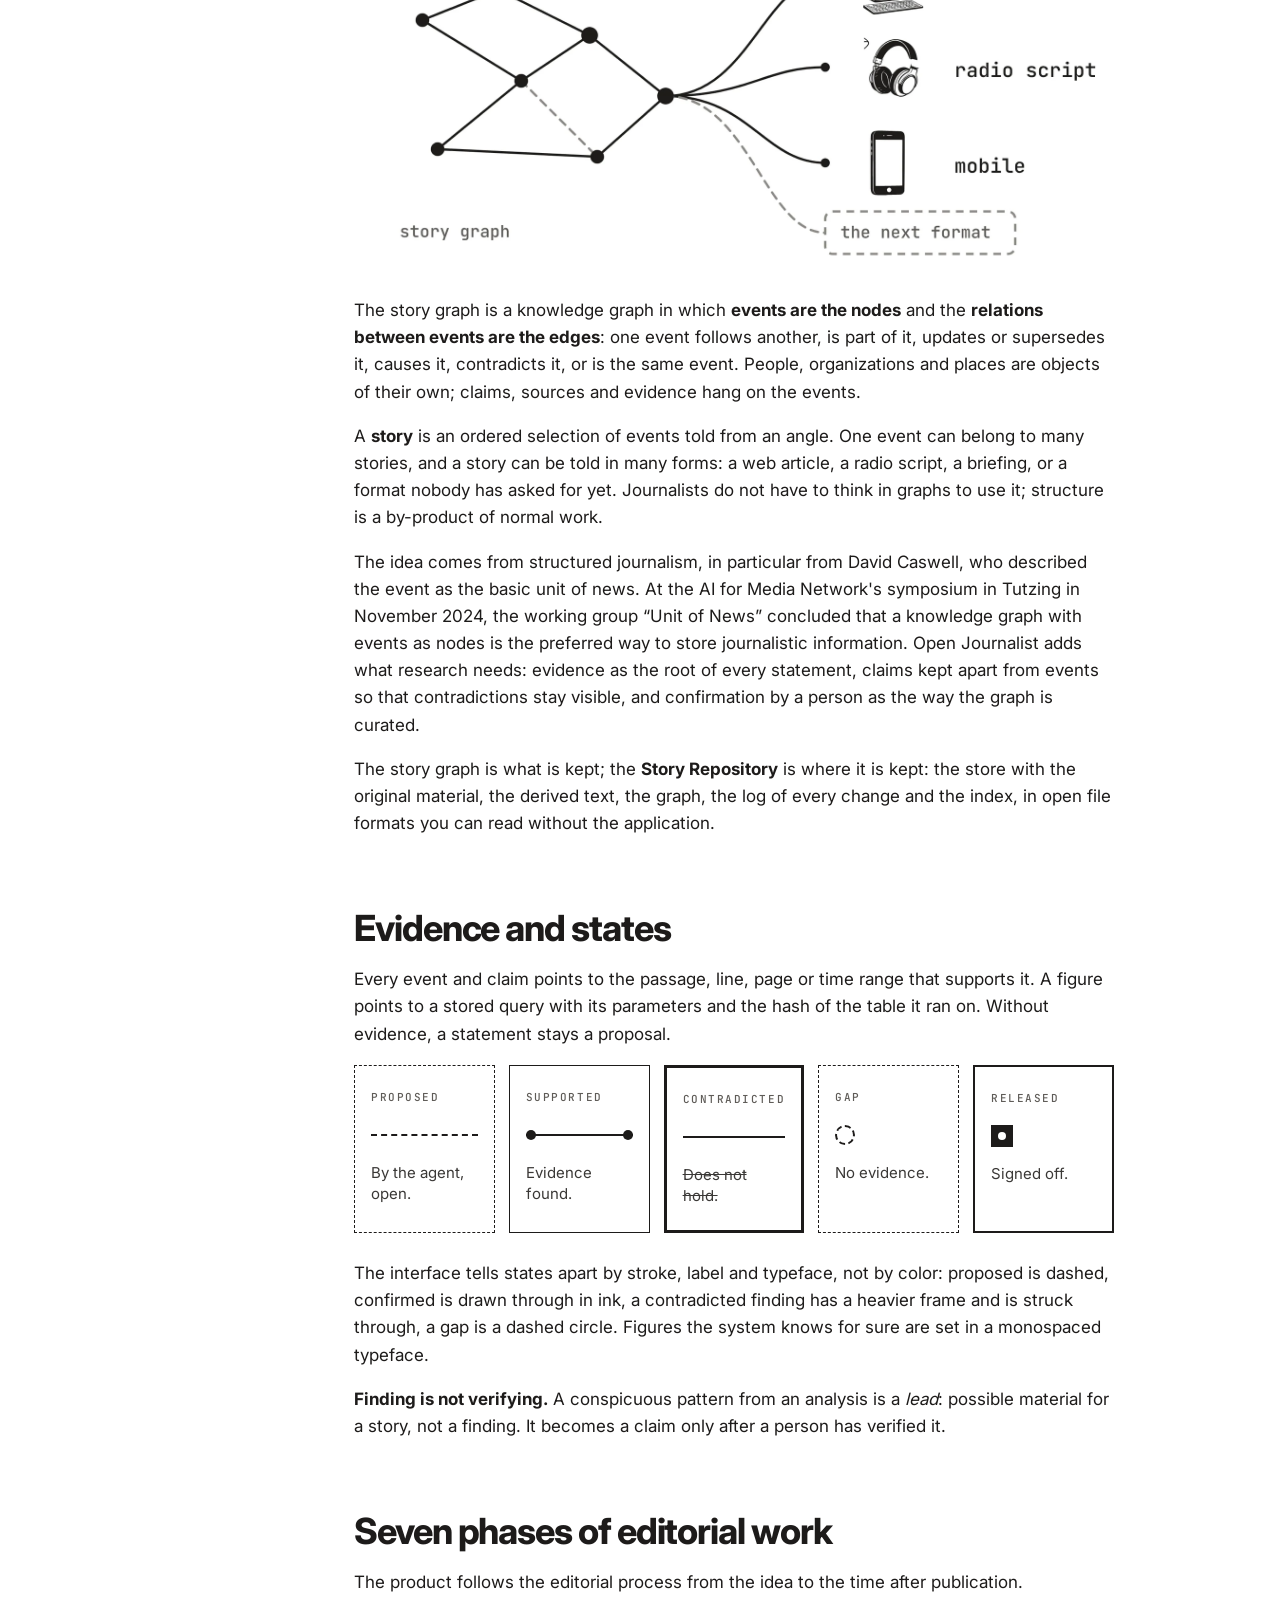
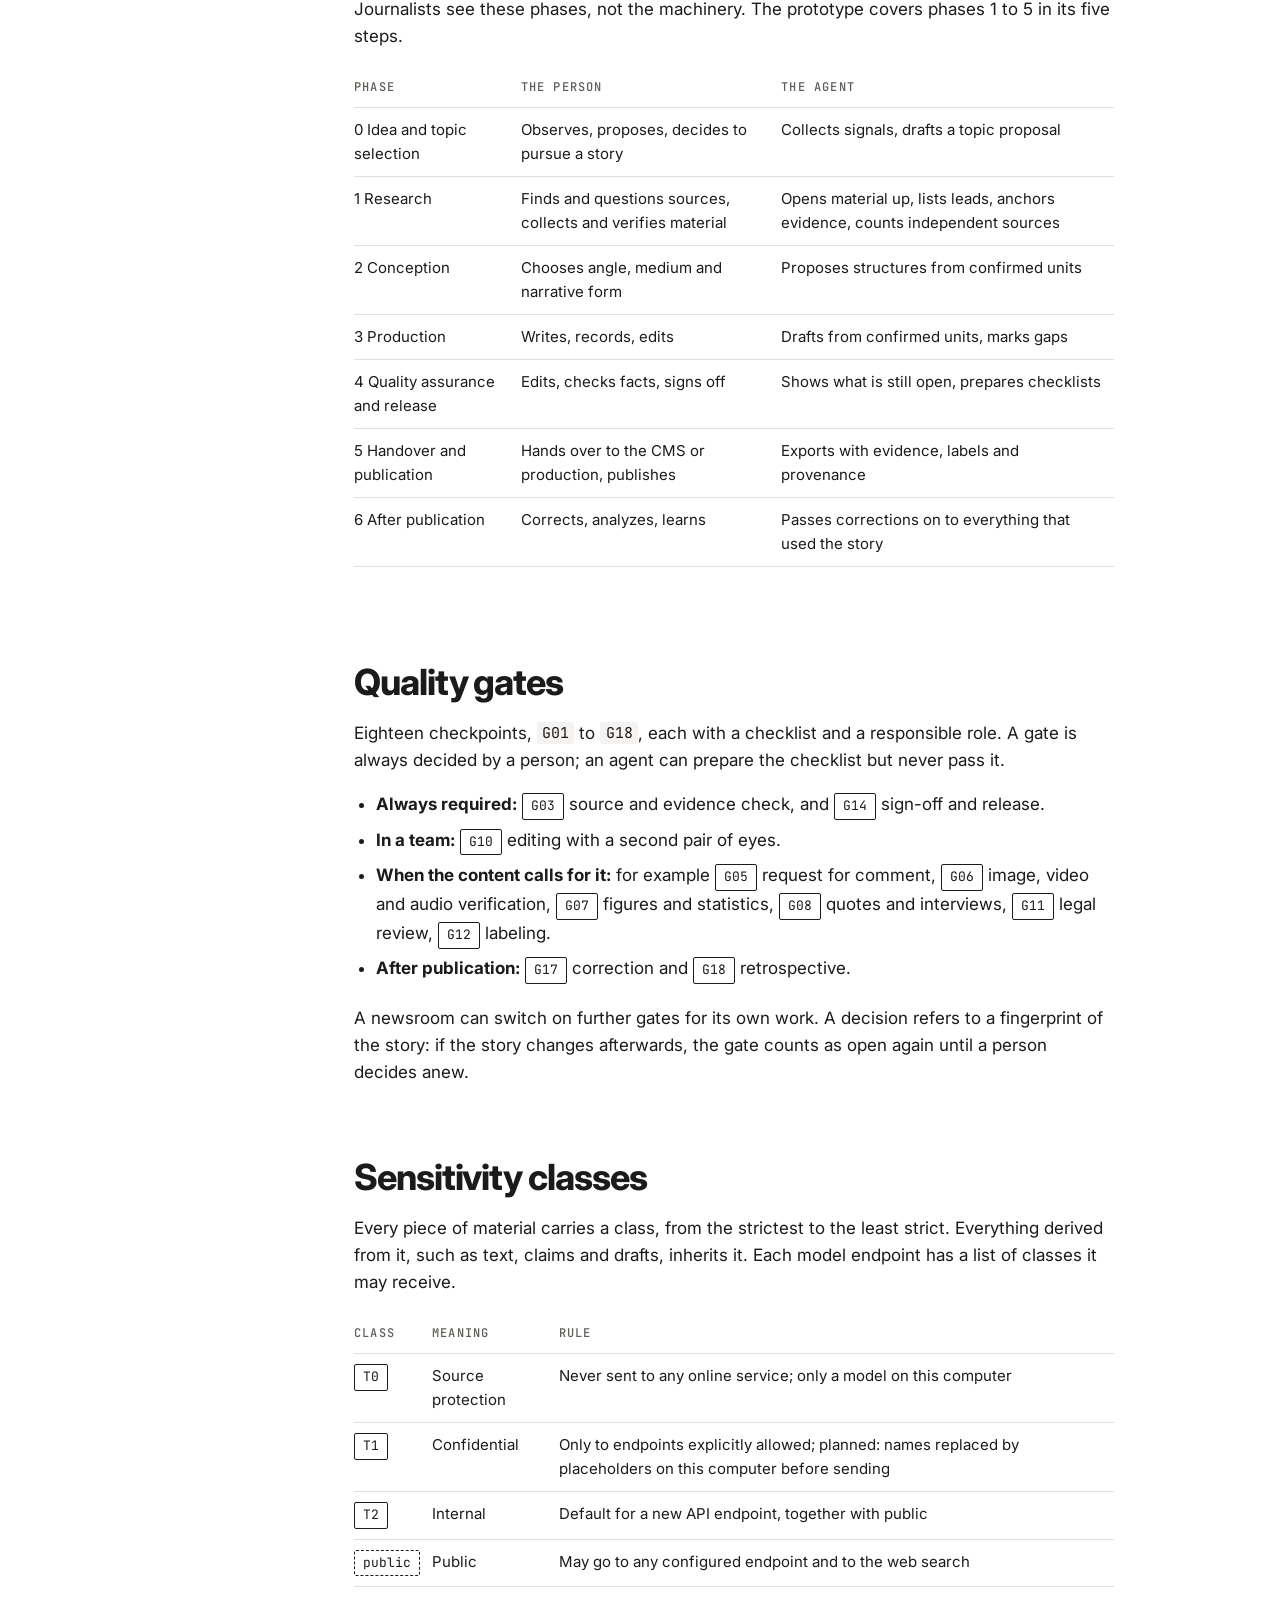
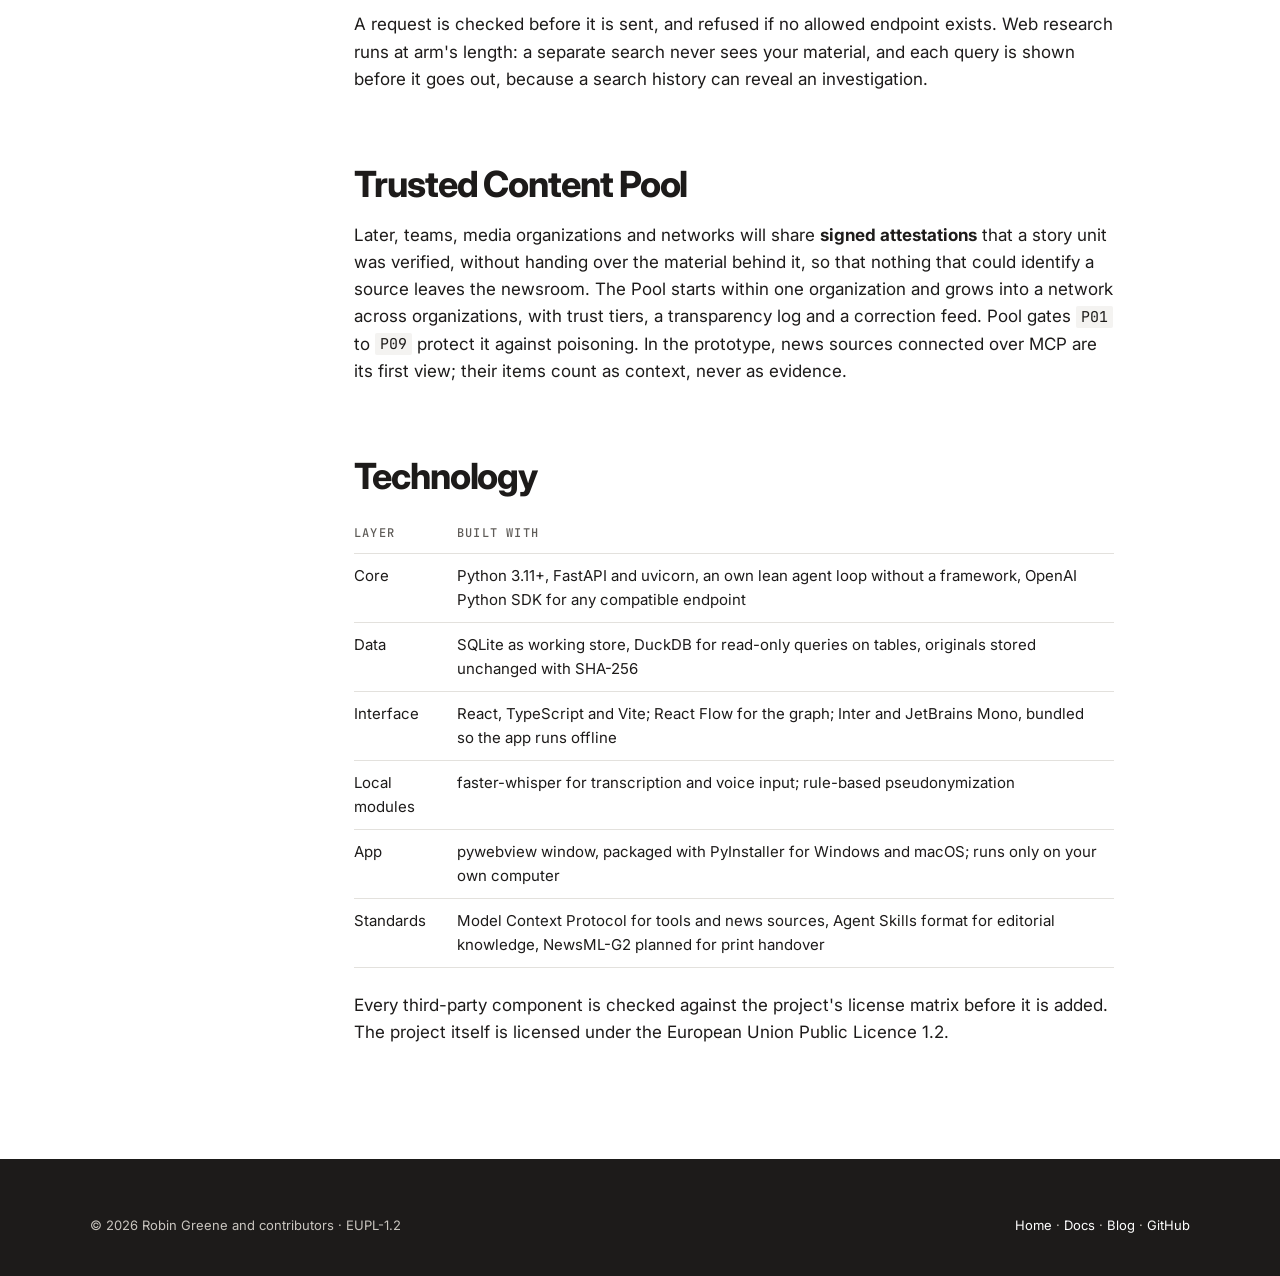
<file: docs/concepts.html>
<!doctype html>
<html lang="en">
<head>
<meta charset="utf-8">
<meta name="viewport" content="width=device-width, initial-scale=1">
<title>Concepts · Open Journalist</title>
<meta name="description" content="The ideas behind Open Journalist: the story graph, evidence binding, quality gates, sensitivity classes, the editorial workflow and the Trusted Content Pool.">
<link rel="icon" href="../assets/img/mark.svg" type="image/svg+xml">
<link rel="stylesheet" href="../assets/css/site.css">
</head>
<body>
<a class="skip" href="#main">Skip to content</a>
<header class="site-header">
  <div class="wrap">
    <a class="brand" href="../" aria-label="Open Journalist, home"><img src="../assets/img/logo.svg" alt="open journalist" width="160" height="22"></a>
    <button class="nav-toggle" aria-expanded="false" aria-controls="site-nav">Menu</button>
    <nav class="nav" id="site-nav" aria-label="Main">
      <a href="../#demo">Demo</a>
      <a href="../#why">Why</a>
      <a href="./" aria-current="page">Docs</a>
      <a href="../blog/">Blog</a>
      <a href="https://github.com/open-journalist/open-journalist">GitHub</a>
      <a class="btn btn--solid" href="install.html">Get started</a>
    </nav>
  </div>
</header>

<div class="page-head">
  <div class="wrap">
    <span class="eyebrow">Documentation · Concepts</span>
    <h1>The ideas behind it</h1>
    <p class="lead">Open Journalist is a harness: the editorial layer around an agent. These are the concepts it is built on, and the rules the code may never break.</p>
  </div>
</div>

<main id="main" class="wrap docs">
  <aside class="docs-nav" aria-label="Documentation">
    <h4>Documentation</h4>
    <ul>
      <li><a href="./">Overview</a></li>
      <li><a href="install.html">Installation</a></li>
      <li><a href="guide.html">User guide</a></li>
      <li><a href="concepts.html" aria-current="page">Concepts</a>
        <ul>
          <li><a href="#harness">A harness</a></li>
          <li><a href="#rules">Product rules</a></li>
          <li><a href="#graph">Story graph</a></li>
          <li><a href="#evidence">Evidence and states</a></li>
          <li><a href="#workflow">Seven phases</a></li>
          <li><a href="#gates">Quality gates</a></li>
          <li><a href="#sensitivity">Sensitivity classes</a></li>
          <li><a href="#pool">Trusted Content Pool</a></li>
          <li><a href="#stack">Technology</a></li>
        </ul>
      </li>
    </ul>
    <h4>In the repository</h4>
    <ul>
      <li><a href="https://github.com/open-journalist/open-journalist/blob/main/docs/concept/product-concept.md">Product concept</a></li>
      <li><a href="https://github.com/open-journalist/open-journalist/blob/main/docs/concept/story-graph.md">Story graph</a></li>
      <li><a href="https://github.com/open-journalist/open-journalist/blob/main/docs/workflow.md">Editorial workflow</a></li>
      <li><a href="https://github.com/open-journalist/open-journalist/blob/main/docs/concept/glossary.md">Glossary</a></li>
      <li><a href="https://github.com/open-journalist/open-journalist/tree/main/docs/architecture/decisions">Decision records</a></li>
    </ul>
  </aside>

  <article class="prose">
    <h2 id="harness">A harness, not another tool</h2>
    <p>A model on its own answers questions. A <strong>harness</strong> is everything around it that makes the answers usable for a particular kind of work: what material it may see, which tools it may call, what it must prove, who decides, and what is recorded. Open Journalist is a harness for journalism. Its editorial layer consists of the Story Repository, the quality gates with human sign-off, the editorial roles, the sensitivity-based routing of material to models and, later, the Trusted Content Pool.</p>
    <p>The core is model-agnostic and runs locally. The editorial layer is built behind interfaces, independent of the agent core, so that the core stays replaceable.</p>

    <h2 id="rules">Rules the code may never break</h2>
    <ol>
      <li><strong>Agents propose, people decide.</strong> Anything an agent adds to a story's record is “proposed” until a person confirms it.</li>
      <li>Agents change documents only as suggestions and never mark a task as done or a gate as passed.</li>
      <li>Outbound actions, such as sending a request, publishing or writing to the Pool, require explicit approval.</li>
      <li>Release is blocked until the required gates are signed off by the responsible roles.</li>
      <li>The sensitivity class of material decides which models and services may receive it, enforced in code and network configuration.</li>
      <li>Skills never relax a gate, and every change to a skill is approved by a person.</li>
      <li>Markdown files are the source of truth. Indexes, graphs and caches can be deleted and rebuilt.</li>
      <li>The Pool receives attestations, never raw material that could identify a source.</li>
      <li>A claim without evidence is shown as a gap, never filled with generated text.</li>
    </ol>
    <p class="muted">A change that weakens one of these rules is a design change and needs a decision record, not a pull request.</p>

    <h2 id="graph">The story graph</h2>
    <figure><img src="../assets/img/readme/story-graph-light.webp" alt="A story graph of events joined by relations, one still dashed. Threads lead from it to an online text, a radio script and a mobile view, and a dashed thread to the next format." width="1600" height="704" loading="lazy"></figure>
    <p>The story graph is a knowledge graph in which <strong>events are the nodes</strong> and the <strong>relations between events are the edges</strong>: one event follows another, is part of it, updates or supersedes it, causes it, contradicts it, or is the same event. People, organizations and places are objects of their own; claims, sources and evidence hang on the events.</p>
    <p>A <strong>story</strong> is an ordered selection of events told from an angle. One event can belong to many stories, and a story can be told in many forms: a web article, a radio script, a briefing, or a format nobody has asked for yet. Journalists do not have to think in graphs to use it; structure is a by-product of normal work.</p>
    <p>The idea comes from structured journalism, in particular from David Caswell, who described the event as the basic unit of news. At the AI for Media Network's symposium in Tutzing in November 2024, the working group “Unit of News” concluded that a knowledge graph with events as nodes is the preferred way to store journalistic information. Open Journalist adds what research needs: evidence as the root of every statement, claims kept apart from events so that contradictions stay visible, and confirmation by a person as the way the graph is curated.</p>
    <p>The story graph is what is kept; the <strong>Story Repository</strong> is where it is kept: the store with the original material, the derived text, the graph, the log of every change and the index, in open file formats you can read without the application.</p>

    <h2 id="evidence">Evidence and states</h2>
    <p>Every event and claim points to the passage, line, page or time range that supports it. A figure points to a stored query with its parameters and the hash of the table it ran on. Without evidence, a statement stays a proposal.</p>
    <div class="states" style="grid-template-columns:repeat(auto-fit,minmax(130px,1fr));margin:0 0 1.6em">
      <div class="state state--proposed"><span class="eyebrow">Proposed</span><div class="glyph"><div class="g-dash"></div></div><p>By the agent, open.</p></div>
      <div class="state"><span class="eyebrow">Supported</span><div class="glyph"><div class="g-thread"></div></div><p>Evidence found.</p></div>
      <div class="state state--contradicted"><span class="eyebrow">Contradicted</span><div class="glyph"><div class="g-line"></div></div><p>Does not hold.</p></div>
      <div class="state state--proposed"><span class="eyebrow">Gap</span><div class="glyph"><div class="g-gap"></div></div><p>No evidence.</p></div>
      <div class="state state--released"><span class="eyebrow">Released</span><div class="glyph"><div class="g-stamp"></div></div><p>Signed off.</p></div>
    </div>
    <p>The interface tells states apart by stroke, label and typeface, not by color: proposed is dashed, confirmed is drawn through in ink, a contradicted finding has a heavier frame and is struck through, a gap is a dashed circle. Figures the system knows for sure are set in a monospaced typeface.</p>
    <p><strong>Finding is not verifying.</strong> A conspicuous pattern from an analysis is a <em>lead</em>: possible material for a story, not a finding. It becomes a claim only after a person has verified it.</p>

    <h2 id="workflow">Seven phases of editorial work</h2>
    <p>The product follows the editorial process from the idea to the time after publication. Journalists see these phases, not the machinery. The prototype covers phases 1 to 5 in its five steps.</p>
    <div class="table-scroll">
    <table>
      <thead><tr><th>Phase</th><th>The person</th><th>The agent</th></tr></thead>
      <tbody>
        <tr><td>0 Idea and topic selection</td><td>Observes, proposes, decides to pursue a story</td><td>Collects signals, drafts a topic proposal</td></tr>
        <tr><td>1 Research</td><td>Finds and questions sources, collects and verifies material</td><td>Opens material up, lists leads, anchors evidence, counts independent sources</td></tr>
        <tr><td>2 Conception</td><td>Chooses angle, medium and narrative form</td><td>Proposes structures from confirmed units</td></tr>
        <tr><td>3 Production</td><td>Writes, records, edits</td><td>Drafts from confirmed units, marks gaps</td></tr>
        <tr><td>4 Quality assurance and release</td><td>Edits, checks facts, signs off</td><td>Shows what is still open, prepares checklists</td></tr>
        <tr><td>5 Handover and publication</td><td>Hands over to the CMS or production, publishes</td><td>Exports with evidence, labels and provenance</td></tr>
        <tr><td>6 After publication</td><td>Corrects, analyzes, learns</td><td>Passes corrections on to everything that used the story</td></tr>
      </tbody>
    </table>
    </div>

    <h2 id="gates">Quality gates</h2>
    <p>Eighteen checkpoints, <code>G01</code> to <code>G18</code>, each with a checklist and a responsible role. A gate is always decided by a person; an agent can prepare the checklist but never pass it.</p>
    <ul>
      <li><strong>Always required:</strong> <span class="tag">G03</span> source and evidence check, and <span class="tag">G14</span> sign-off and release.</li>
      <li><strong>In a team:</strong> <span class="tag">G10</span> editing with a second pair of eyes.</li>
      <li><strong>When the content calls for it:</strong> for example <span class="tag">G05</span> request for comment, <span class="tag">G06</span> image, video and audio verification, <span class="tag">G07</span> figures and statistics, <span class="tag">G08</span> quotes and interviews, <span class="tag">G11</span> legal review, <span class="tag">G12</span> labeling.</li>
      <li><strong>After publication:</strong> <span class="tag">G17</span> correction and <span class="tag">G18</span> retrospective.</li>
    </ul>
    <p>A newsroom can switch on further gates for its own work. A decision refers to a fingerprint of the story: if the story changes afterwards, the gate counts as open again until a person decides anew.</p>

    <h2 id="sensitivity">Sensitivity classes</h2>
    <p>Every piece of material carries a class, from the strictest to the least strict. Everything derived from it, such as text, claims and drafts, inherits it. Each model endpoint has a list of classes it may receive.</p>
    <div class="table-scroll">
    <table>
      <thead><tr><th>Class</th><th>Meaning</th><th>Rule</th></tr></thead>
      <tbody>
        <tr><td><span class="tag">T0</span></td><td>Source protection</td><td>Never sent to any online service; only a model on this computer</td></tr>
        <tr><td><span class="tag">T1</span></td><td>Confidential</td><td>Only to endpoints explicitly allowed; planned: names replaced by placeholders on this computer before sending</td></tr>
        <tr><td><span class="tag">T2</span></td><td>Internal</td><td>Default for a new API endpoint, together with public</td></tr>
        <tr><td><span class="tag tag--dashed">public</span></td><td>Public</td><td>May go to any configured endpoint and to the web search</td></tr>
      </tbody>
    </table>
    </div>
    <p>A request is checked before it is sent, and refused if no allowed endpoint exists. Web research runs at arm's length: a separate search never sees your material, and each query is shown before it goes out, because a search history can reveal an investigation.</p>

    <h2 id="pool">Trusted Content Pool</h2>
    <p>Later, teams, media organizations and networks will share <strong>signed attestations</strong> that a story unit was verified, without handing over the material behind it, so that nothing that could identify a source leaves the newsroom. The Pool starts within one organization and grows into a network across organizations, with trust tiers, a transparency log and a correction feed. Pool gates <code>P01</code> to <code>P09</code> protect it against poisoning. In the prototype, news sources connected over MCP are its first view; their items count as context, never as evidence.</p>

    <h2 id="stack">Technology</h2>
    <div class="table-scroll">
    <table>
      <thead><tr><th>Layer</th><th>Built with</th></tr></thead>
      <tbody>
        <tr><td>Core</td><td>Python 3.11+, FastAPI and uvicorn, an own lean agent loop without a framework, OpenAI Python SDK for any compatible endpoint</td></tr>
        <tr><td>Data</td><td>SQLite as working store, DuckDB for read-only queries on tables, originals stored unchanged with SHA-256</td></tr>
        <tr><td>Interface</td><td>React, TypeScript and Vite; React Flow for the graph; Inter and JetBrains Mono, bundled so the app runs offline</td></tr>
        <tr><td>Local modules</td><td>faster-whisper for transcription and voice input; rule-based pseudonymization</td></tr>
        <tr><td>App</td><td>pywebview window, packaged with PyInstaller for Windows and macOS; runs only on your own computer</td></tr>
        <tr><td>Standards</td><td>Model Context Protocol for tools and news sources, Agent Skills format for editorial knowledge, NewsML-G2 planned for print handover</td></tr>
      </tbody>
    </table>
    </div>
    <p>Every third-party component is checked against the project's license matrix before it is added. The project itself is licensed under the European Union Public Licence 1.2.</p>
  </article>
</main>

<footer class="site-footer">
  <div class="wrap">
    <div class="footer-bottom" style="margin-top:0;border-top:0;padding-top:0">
      <span>© 2026 Robin Greene and contributors · EUPL-1.2</span>
      <span><a href="../">Home</a> · <a href="./">Docs</a> · <a href="../blog/">Blog</a> · <a href="https://github.com/open-journalist/open-journalist">GitHub</a></span>
    </div>
  </div>
</footer>
<script src="../assets/js/site.js" defer></script>
</body>
</html>
</file>
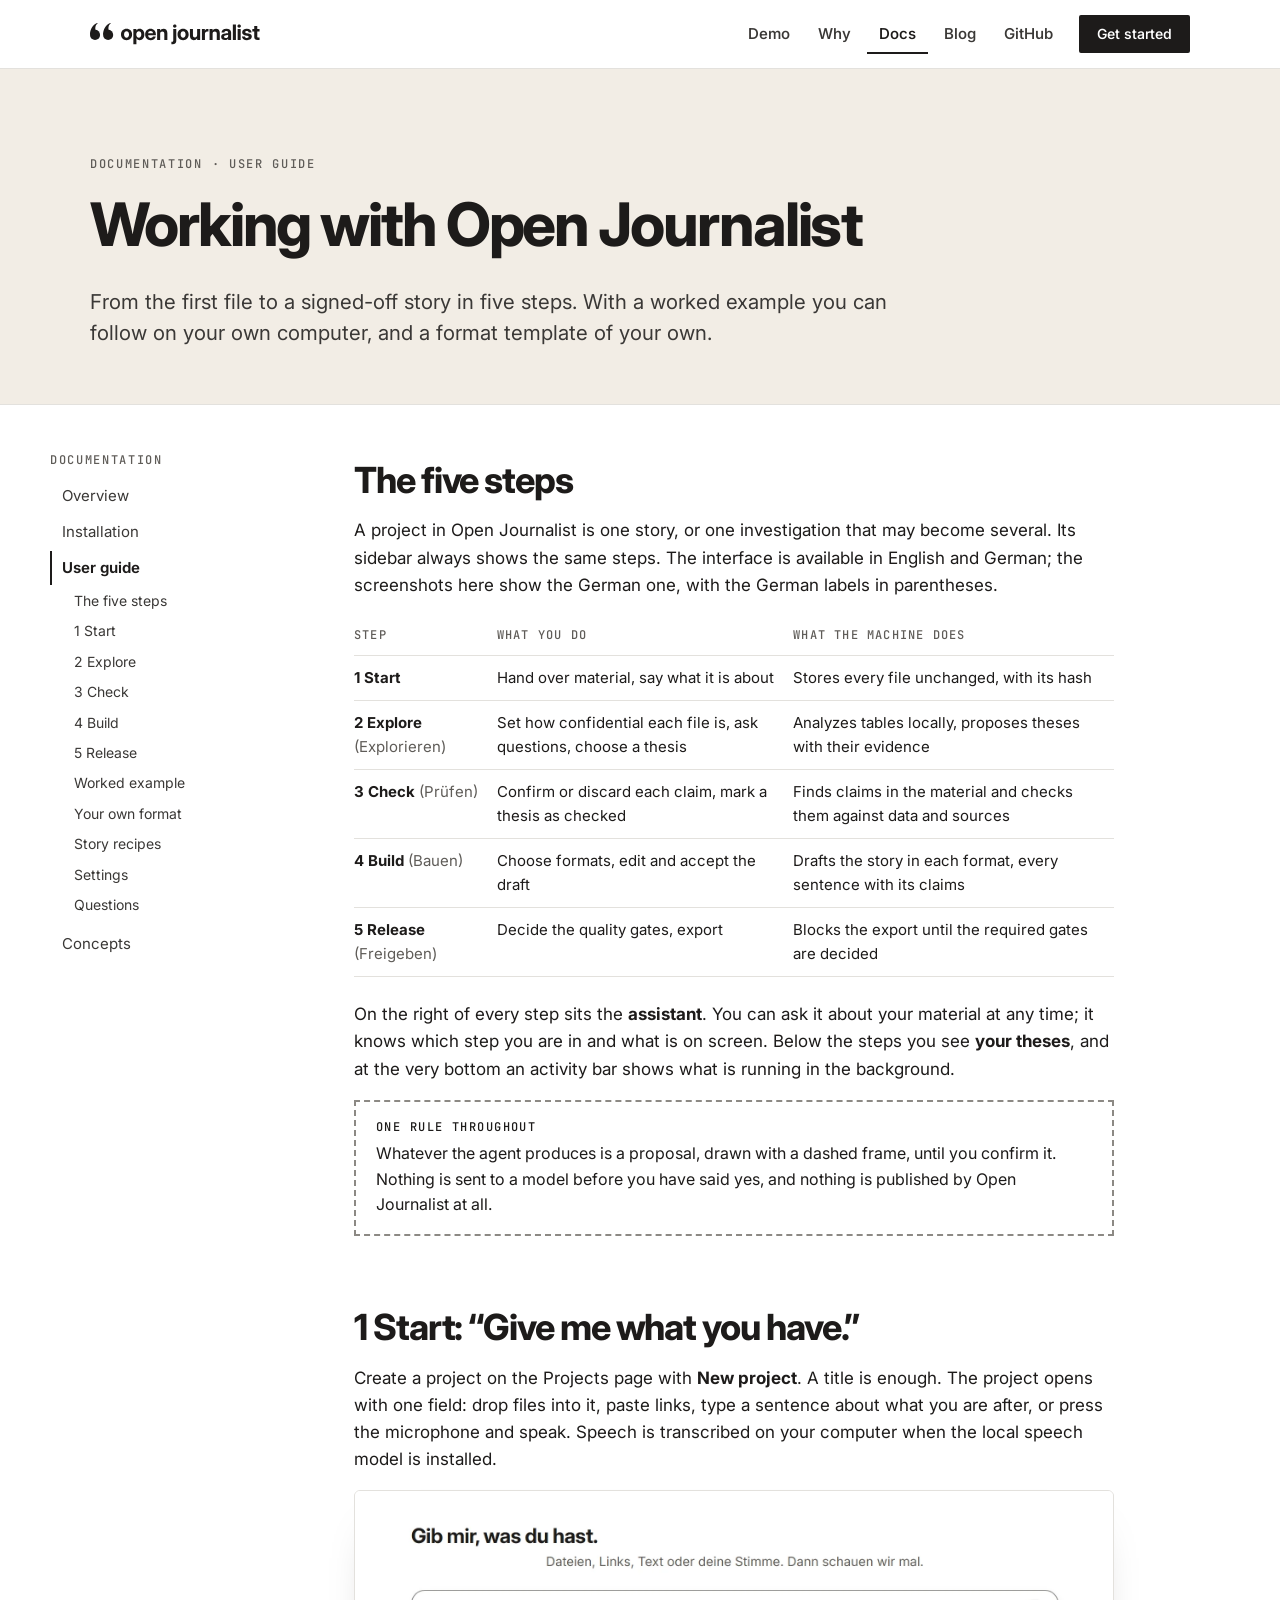
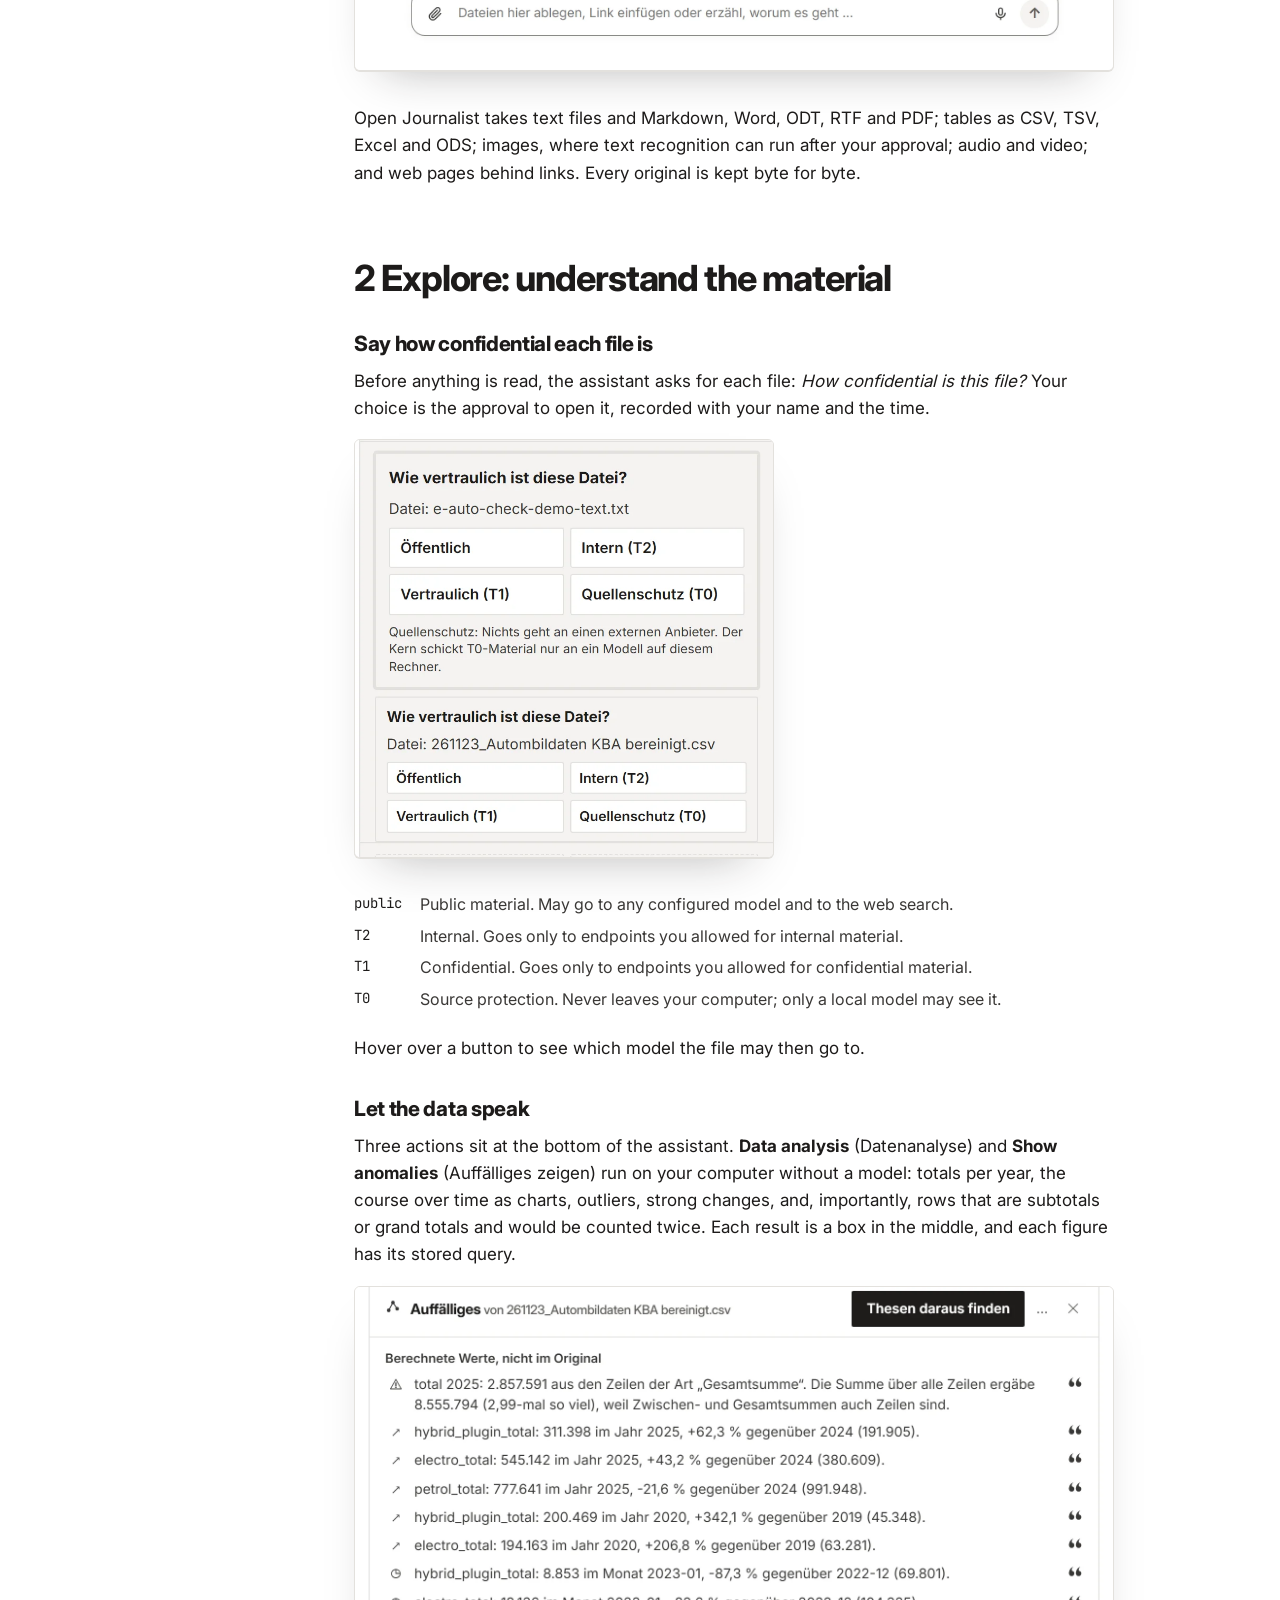
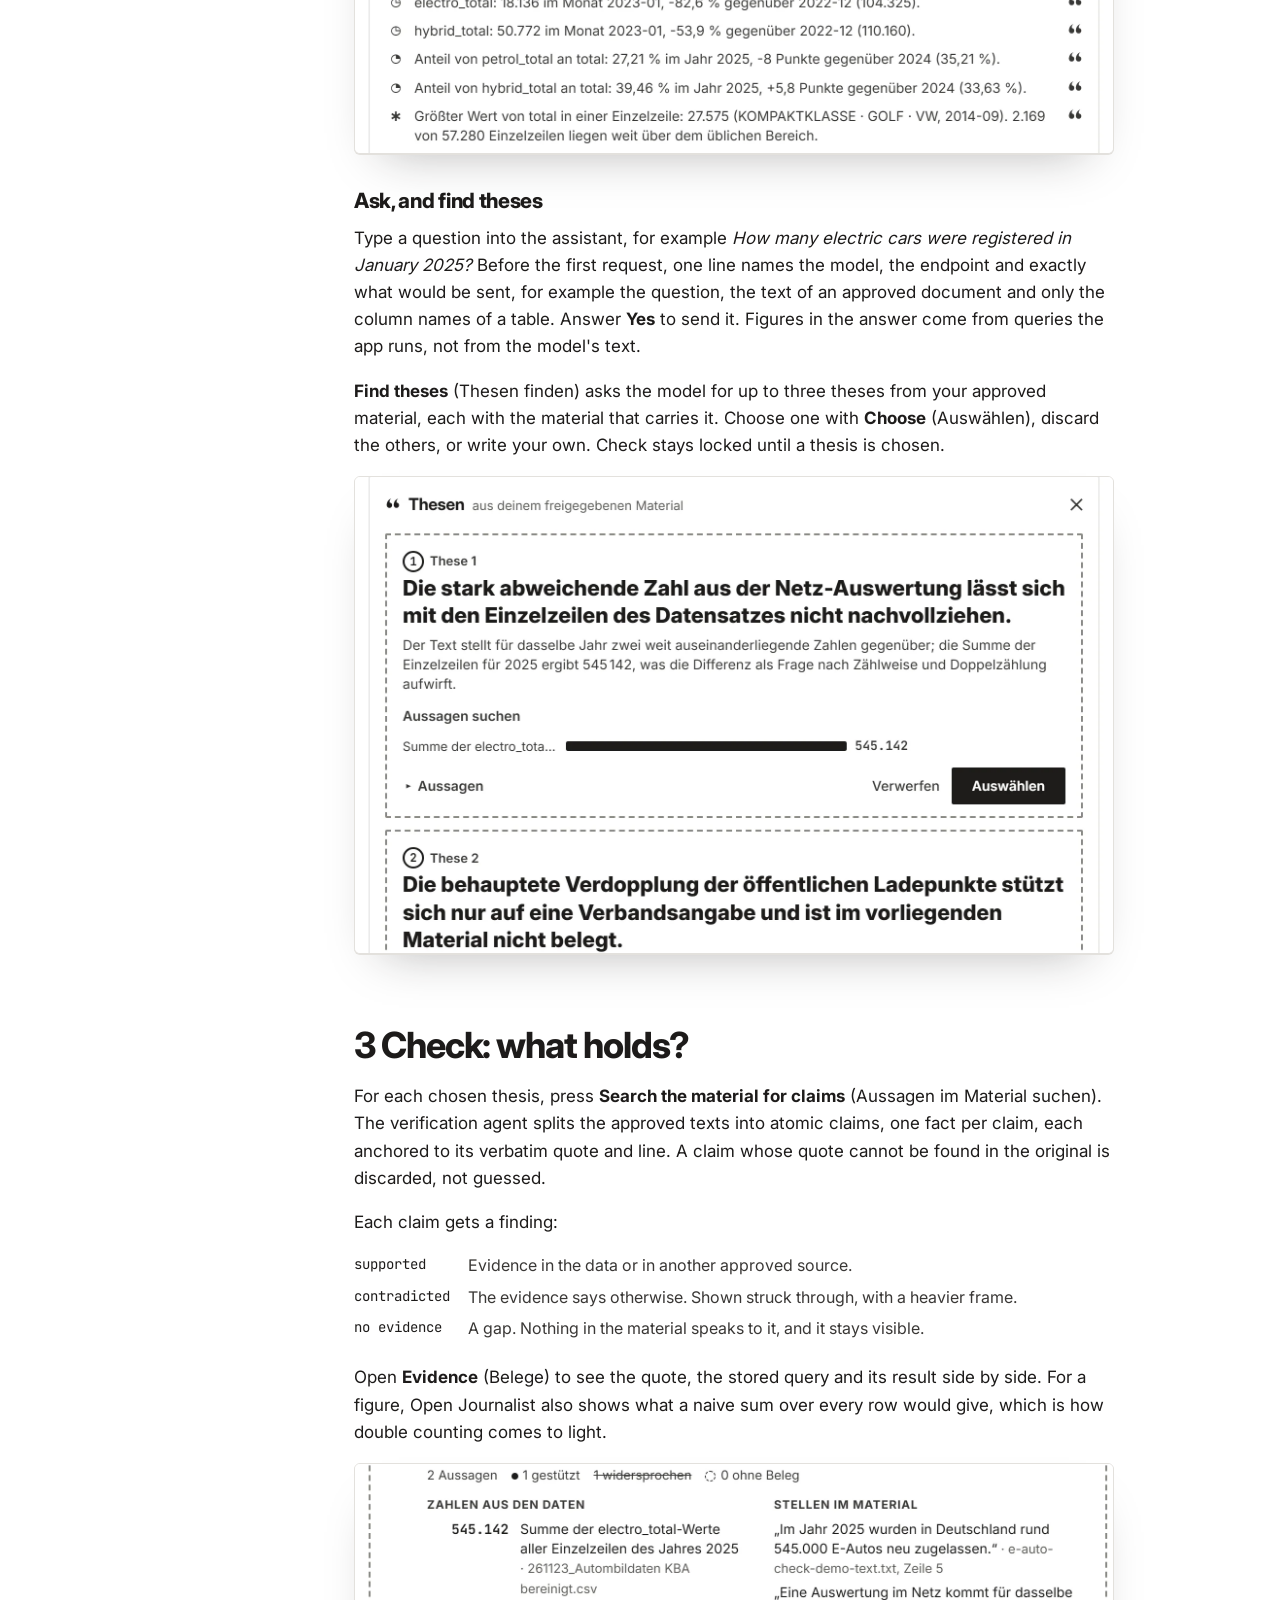
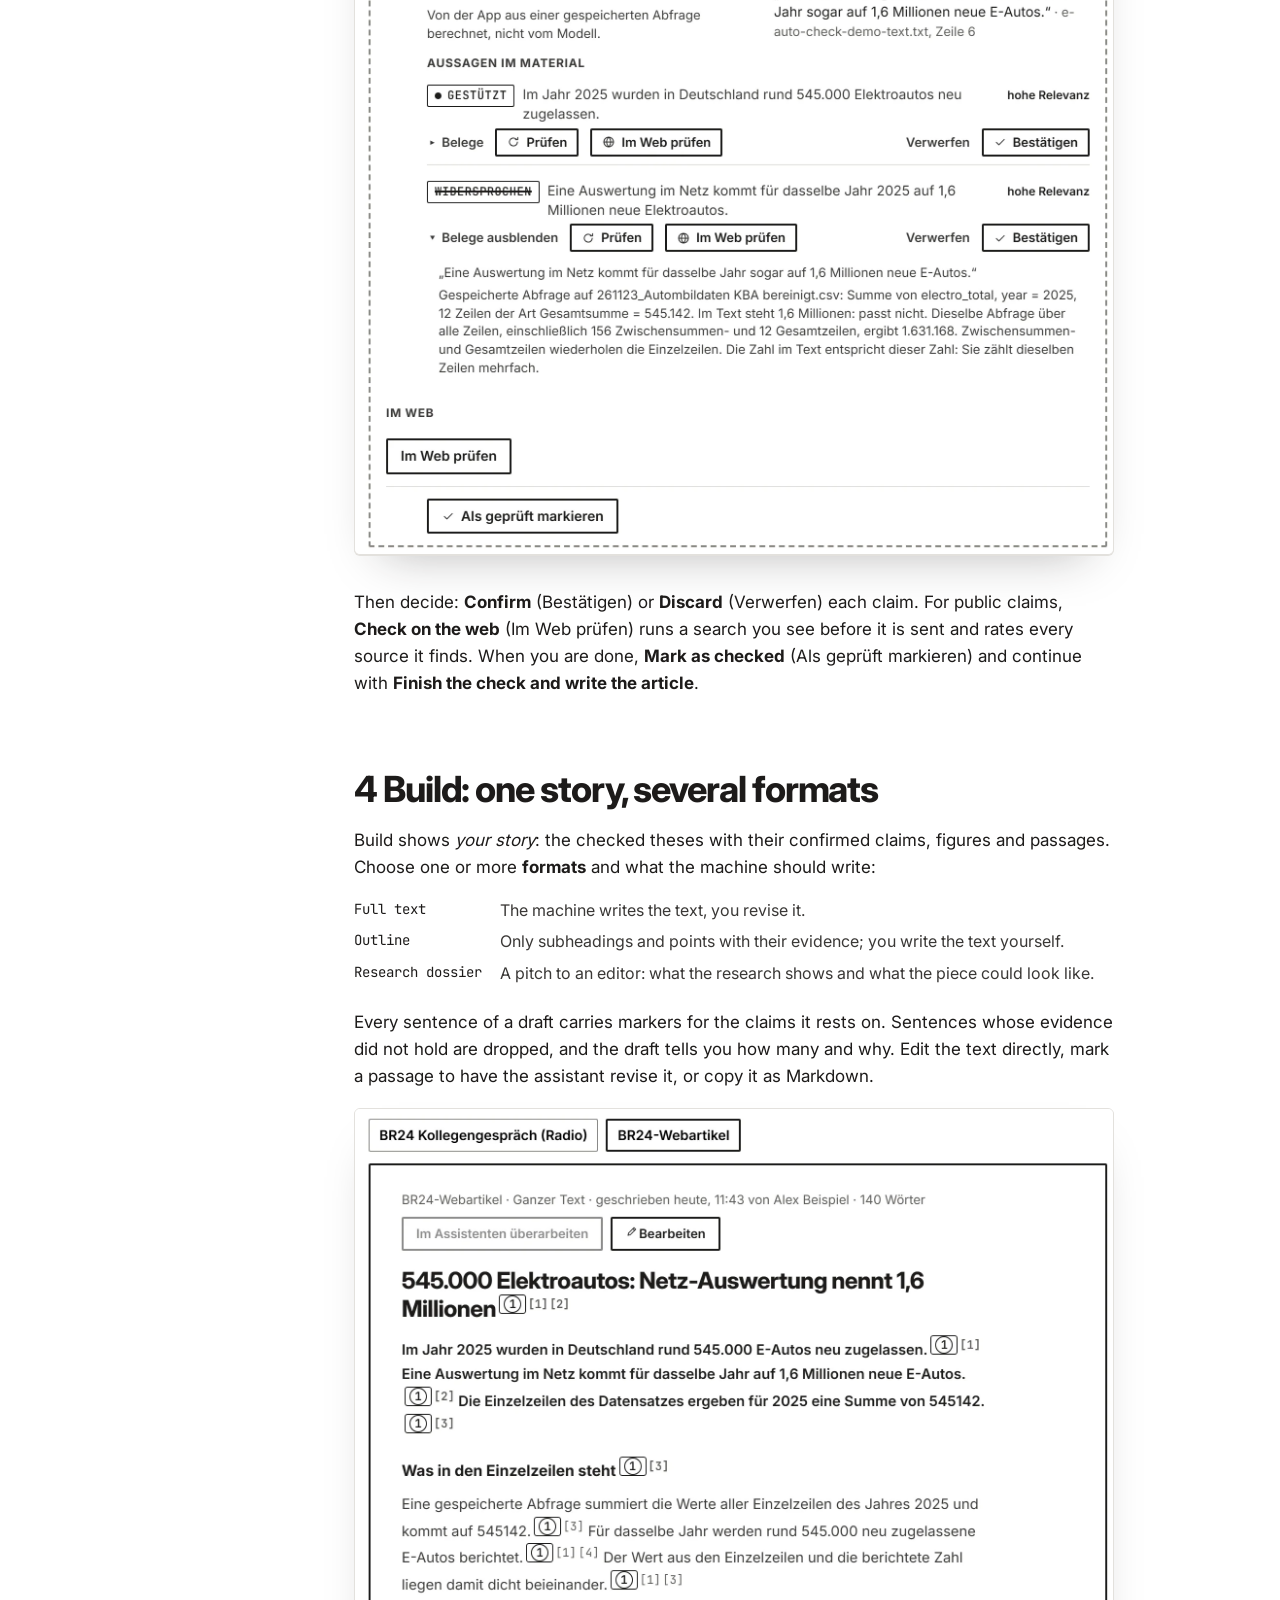
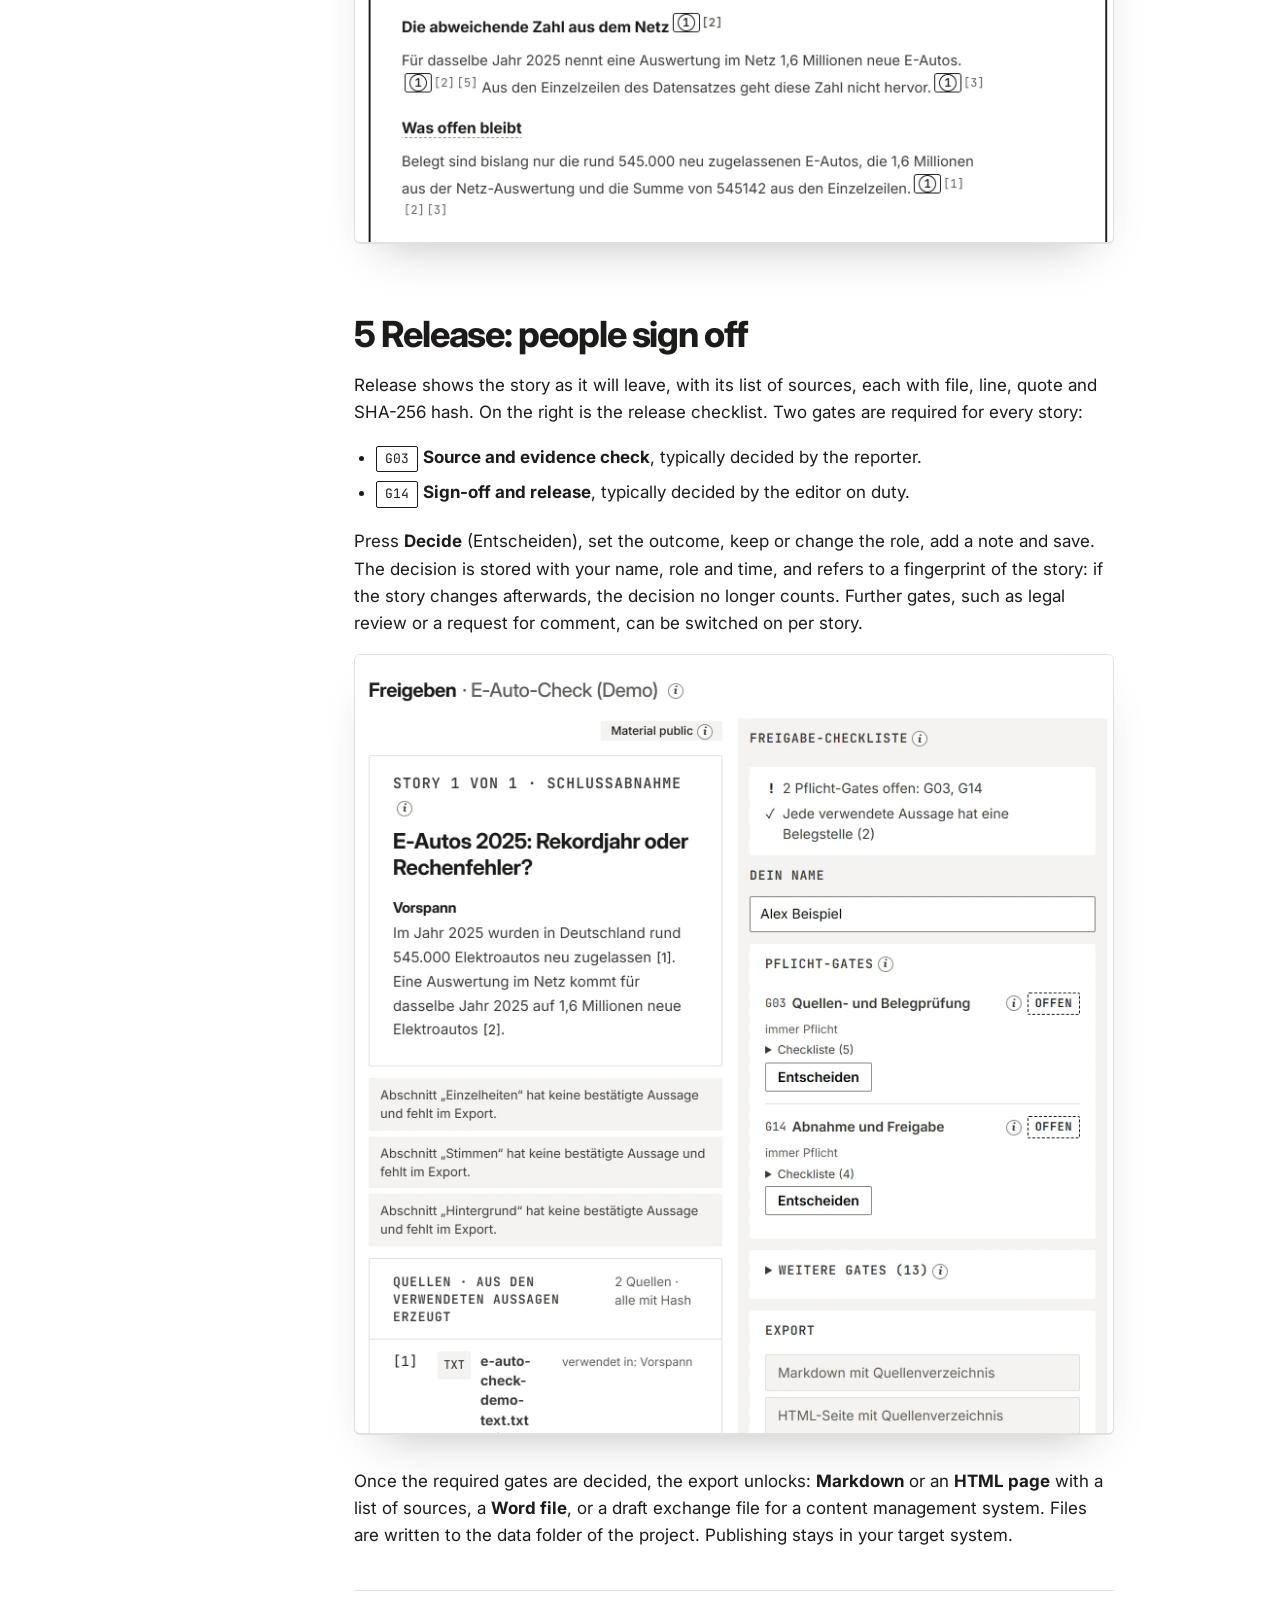
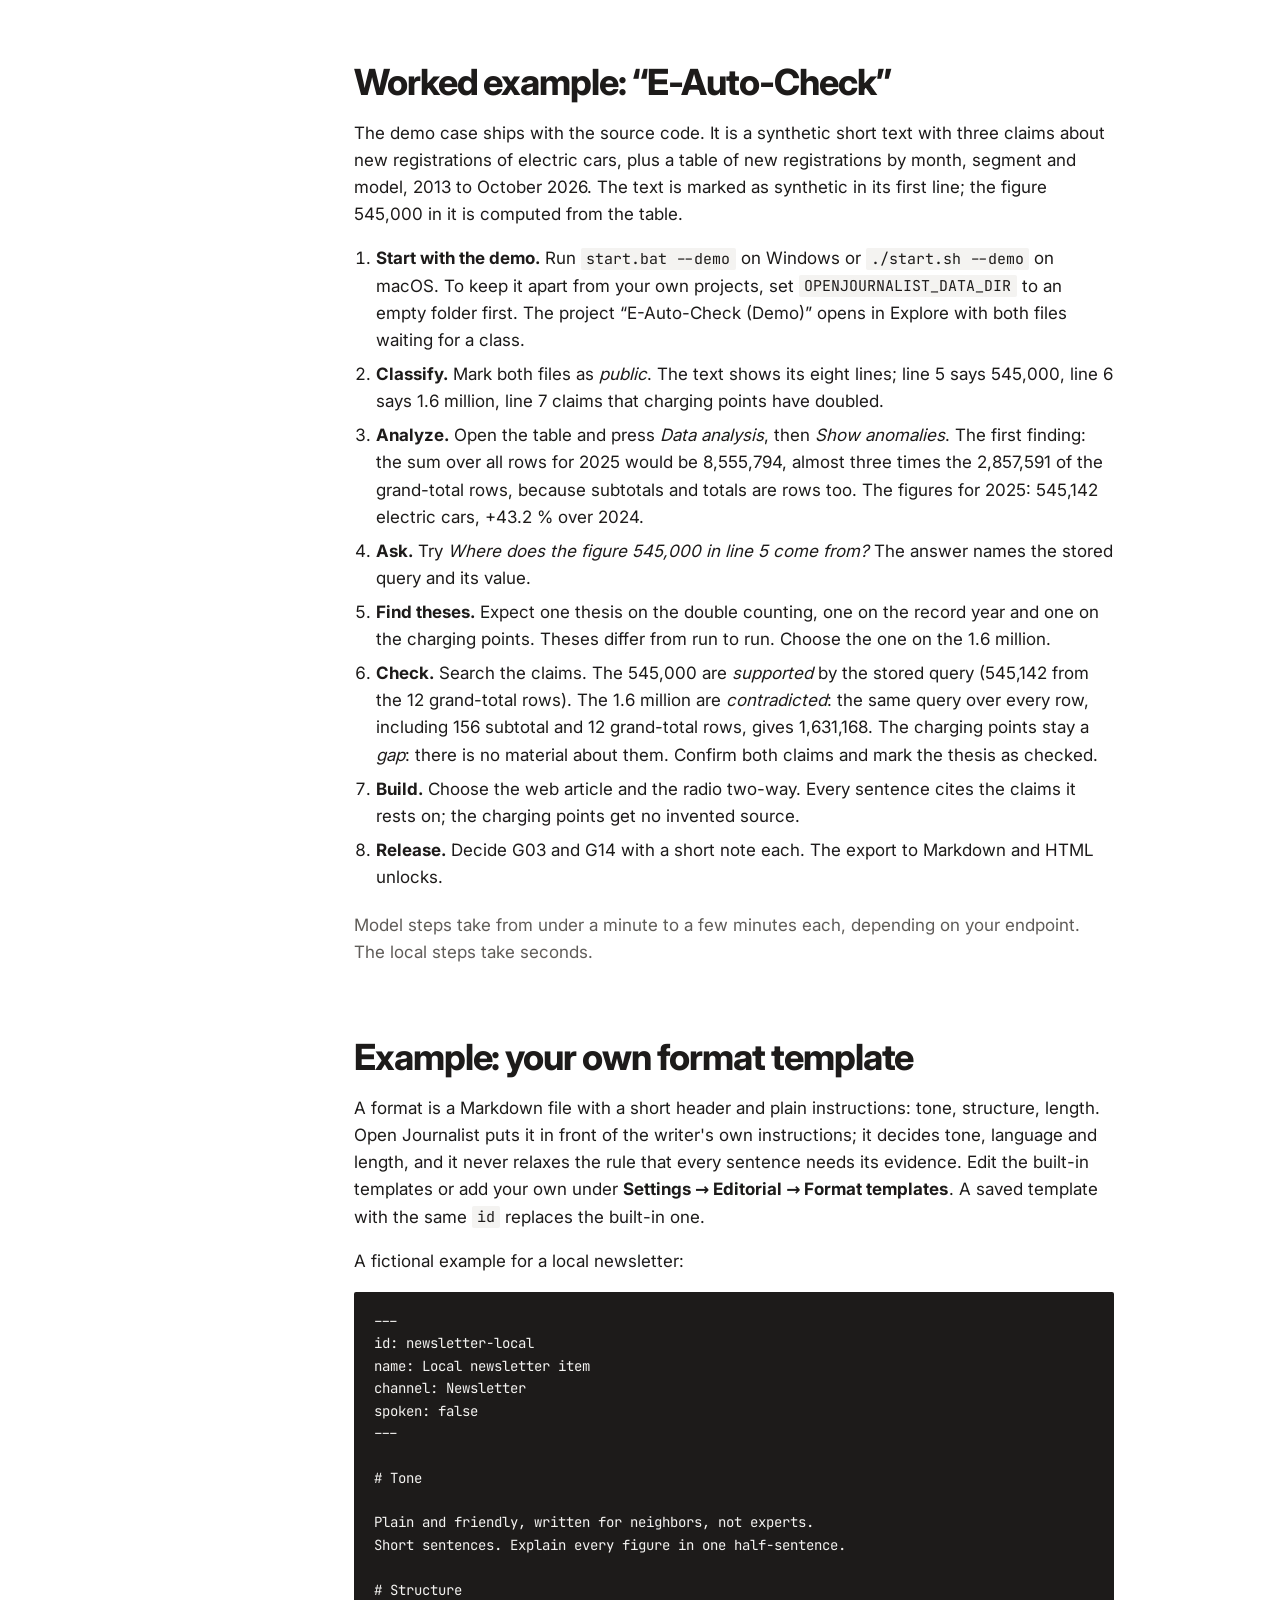
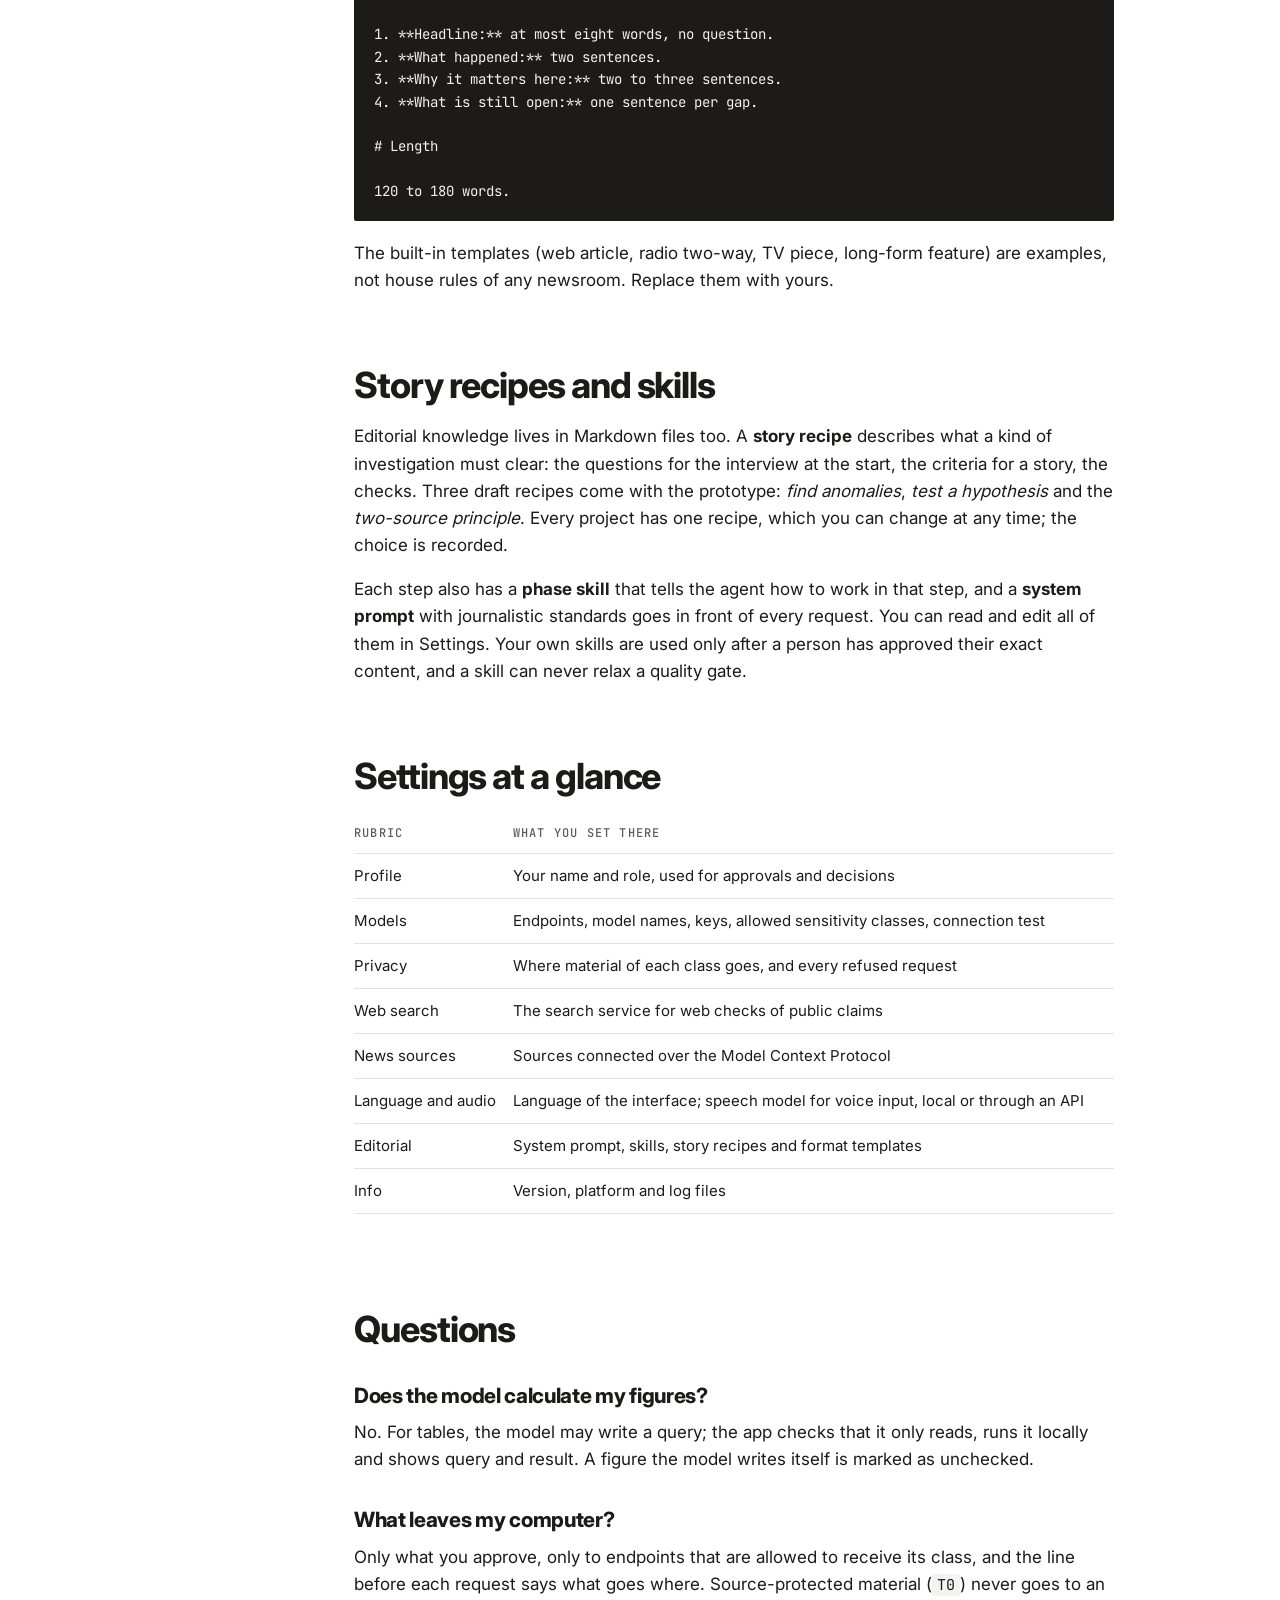
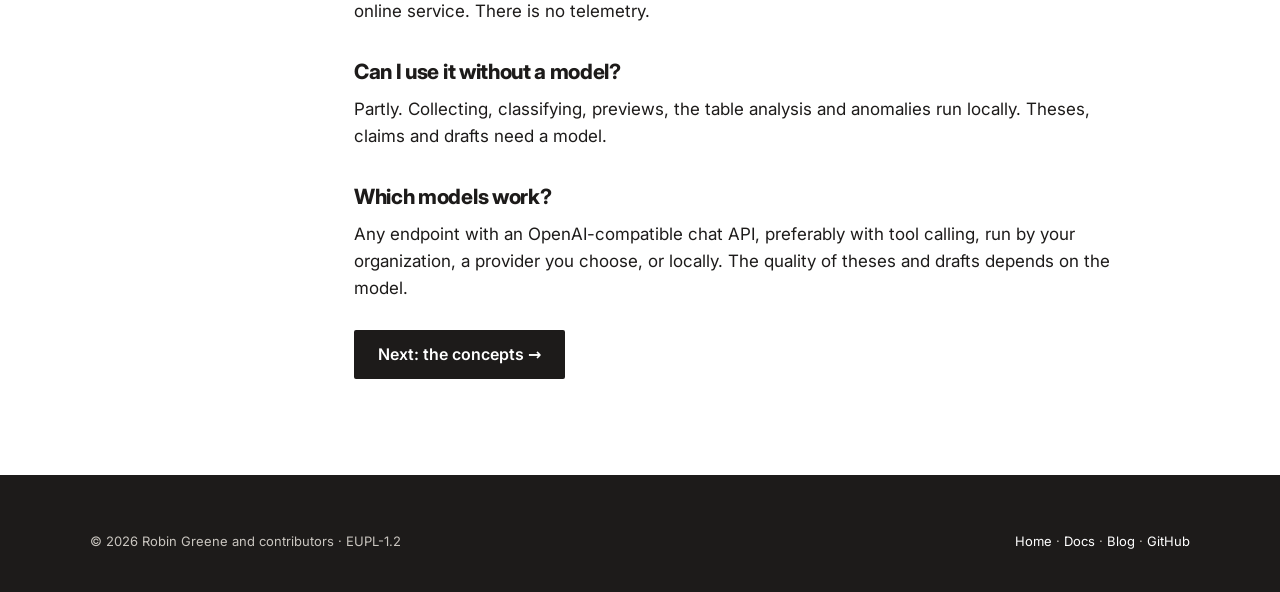
<file: docs/guide.html>
<!doctype html>
<html lang="en">
<head>
<meta charset="utf-8">
<meta name="viewport" content="width=device-width, initial-scale=1">
<title>User guide · Open Journalist</title>
<meta name="description" content="How to work with Open Journalist: from the first file to a signed-off story, with a worked example and your own format templates.">
<link rel="icon" href="../assets/img/mark.svg" type="image/svg+xml">
<link rel="stylesheet" href="../assets/css/site.css">
</head>
<body>
<a class="skip" href="#main">Skip to content</a>
<header class="site-header">
  <div class="wrap">
    <a class="brand" href="../" aria-label="Open Journalist, home"><img src="../assets/img/logo.svg" alt="open journalist" width="160" height="22"></a>
    <button class="nav-toggle" aria-expanded="false" aria-controls="site-nav">Menu</button>
    <nav class="nav" id="site-nav" aria-label="Main">
      <a href="../#demo">Demo</a>
      <a href="../#why">Why</a>
      <a href="./" aria-current="page">Docs</a>
      <a href="../blog/">Blog</a>
      <a href="https://github.com/open-journalist/open-journalist">GitHub</a>
      <a class="btn btn--solid" href="install.html">Get started</a>
    </nav>
  </div>
</header>

<div class="page-head">
  <div class="wrap">
    <span class="eyebrow">Documentation · User guide</span>
    <h1>Working with Open Journalist</h1>
    <p class="lead">From the first file to a signed-off story in five steps. With a worked example you can follow on your own computer, and a format template of your own.</p>
  </div>
</div>

<main id="main" class="wrap docs">
  <aside class="docs-nav" aria-label="Documentation">
    <h4>Documentation</h4>
    <ul>
      <li><a href="./">Overview</a></li>
      <li><a href="install.html">Installation</a></li>
      <li><a href="guide.html" aria-current="page">User guide</a>
        <ul>
          <li><a href="#steps">The five steps</a></li>
          <li><a href="#start">1 Start</a></li>
          <li><a href="#explore">2 Explore</a></li>
          <li><a href="#check">3 Check</a></li>
          <li><a href="#build">4 Build</a></li>
          <li><a href="#release">5 Release</a></li>
          <li><a href="#example">Worked example</a></li>
          <li><a href="#formats">Your own format</a></li>
          <li><a href="#recipes">Story recipes</a></li>
          <li><a href="#settings">Settings</a></li>
          <li><a href="#faq">Questions</a></li>
        </ul>
      </li>
      <li><a href="concepts.html">Concepts</a></li>
    </ul>
  </aside>

  <article class="prose">
    <h2 id="steps">The five steps</h2>
    <p>A project in Open Journalist is one story, or one investigation that may become several. Its sidebar always shows the same steps. The interface is available in English and German; the screenshots here show the German one, with the German labels in parentheses.</p>
    <div class="table-scroll">
    <table>
      <thead><tr><th>Step</th><th>What you do</th><th>What the machine does</th></tr></thead>
      <tbody>
        <tr><td><strong>1 Start</strong></td><td>Hand over material, say what it is about</td><td>Stores every file unchanged, with its hash</td></tr>
        <tr><td><strong>2 Explore</strong> <span class="muted">(Explorieren)</span></td><td>Set how confidential each file is, ask questions, choose a thesis</td><td>Analyzes tables locally, proposes theses with their evidence</td></tr>
        <tr><td><strong>3 Check</strong> <span class="muted">(Prüfen)</span></td><td>Confirm or discard each claim, mark a thesis as checked</td><td>Finds claims in the material and checks them against data and sources</td></tr>
        <tr><td><strong>4 Build</strong> <span class="muted">(Bauen)</span></td><td>Choose formats, edit and accept the draft</td><td>Drafts the story in each format, every sentence with its claims</td></tr>
        <tr><td><strong>5 Release</strong> <span class="muted">(Freigeben)</span></td><td>Decide the quality gates, export</td><td>Blocks the export until the required gates are decided</td></tr>
      </tbody>
    </table>
    </div>
    <p>On the right of every step sits the <strong>assistant</strong>. You can ask it about your material at any time; it knows which step you are in and what is on screen. Below the steps you see <strong>your theses</strong>, and at the very bottom an activity bar shows what is running in the background.</p>

    <div class="note note--dashed">
      <strong>One rule throughout</strong>
      <p>Whatever the agent produces is a proposal, drawn with a dashed frame, until you confirm it. Nothing is sent to a model before you have said yes, and nothing is published by Open Journalist at all.</p>
    </div>

    <h2 id="start">1 Start: “Give me what you have.”</h2>
    <p>Create a project on the Projects page with <strong>New project</strong>. A title is enough. The project opens with one field: drop files into it, paste links, type a sentence about what you are after, or press the microphone and speak. Speech is transcribed on your computer when the local speech model is installed.</p>
    <figure class="shot"><img src="../assets/img/screens/start-crop.webp" alt="Screenshot: the start page with “Gib mir, was du hast.” and one input field for files, links, text or voice." width="1780" height="420" loading="lazy"></figure>
    <p>Open Journalist takes text files and Markdown, Word, ODT, RTF and PDF; tables as CSV, TSV, Excel and ODS; images, where text recognition can run after your approval; audio and video; and web pages behind links. Every original is kept byte for byte.</p>

    <h2 id="explore">2 Explore: understand the material</h2>
    <h3>Say how confidential each file is</h3>
    <p>Before anything is read, the assistant asks for each file: <em>How confidential is this file?</em> Your choice is the approval to open it, recorded with your name and the time.</p>
    <figure class="shot" style="max-width:420px"><img src="../assets/img/screens/approval-crop.webp" alt="Screenshot: two approval cards in the assistant, “Wie vertraulich ist diese Datei?”, each with the buttons Öffentlich, Intern (T2), Vertraulich (T1) and Quellenschutz (T0)." width="792" height="790" loading="lazy"></figure>
    <dl class="kv">
      <dt>public</dt><dd>Public material. May go to any configured model and to the web search.</dd>
      <dt>T2</dt><dd>Internal. Goes only to endpoints you allowed for internal material.</dd>
      <dt>T1</dt><dd>Confidential. Goes only to endpoints you allowed for confidential material.</dd>
      <dt>T0</dt><dd>Source protection. Never leaves your computer; only a local model may see it.</dd>
    </dl>
    <p>Hover over a button to see which model the file may then go to.</p>

    <h3>Let the data speak</h3>
    <p>Three actions sit at the bottom of the assistant. <strong>Data analysis</strong> (Datenanalyse) and <strong>Show anomalies</strong> (Auffälliges zeigen) run on your computer without a model: totals per year, the course over time as charts, outliers, strong changes, and, importantly, rows that are subtotals or grand totals and would be counted twice. Each result is a box in the middle, and each figure has its stored query.</p>
    <figure class="shot"><img src="../assets/img/screens/findings-crop.webp" alt="Screenshot: the box “Auffälliges” with computed values. The first line warns that the sum over all rows would be 2.99 times the total because subtotals and totals are rows too." width="1560" height="960" loading="lazy"></figure>

    <h3>Ask, and find theses</h3>
    <p>Type a question into the assistant, for example <em>How many electric cars were registered in January 2025?</em> Before the first request, one line names the model, the endpoint and exactly what would be sent, for example the question, the text of an approved document and only the column names of a table. Answer <strong>Yes</strong> to send it. Figures in the answer come from queries the app runs, not from the model's text.</p>
    <p><strong>Find theses</strong> (Thesen finden) asks the model for up to three theses from your approved material, each with the material that carries it. Choose one with <strong>Choose</strong> (Auswählen), discard the others, or write your own. Check stays locked until a thesis is chosen.</p>
    <figure class="shot"><img src="../assets/img/screens/theses-crop.webp" alt="Screenshot: thesis cards with dashed frames, each with a headline, explanation, a small chart of its stored query and the buttons Verwerfen and Auswählen." width="1560" height="980" loading="lazy"></figure>

    <h2 id="check">3 Check: what holds?</h2>
    <p>For each chosen thesis, press <strong>Search the material for claims</strong> (Aussagen im Material suchen). The verification agent splits the approved texts into atomic claims, one fact per claim, each anchored to its verbatim quote and line. A claim whose quote cannot be found in the original is discarded, not guessed.</p>
    <p>Each claim gets a finding:</p>
    <dl class="kv">
      <dt>supported</dt><dd>Evidence in the data or in another approved source.</dd>
      <dt>contradicted</dt><dd>The evidence says otherwise. Shown struck through, with a heavier frame.</dd>
      <dt>no evidence</dt><dd>A gap. Nothing in the material speaks to it, and it stays visible.</dd>
    </dl>
    <p>Open <strong>Evidence</strong> (Belege) to see the quote, the stored query and its result side by side. For a figure, Open Journalist also shows what a naive sum over every row would give, which is how double counting comes to light.</p>
    <figure class="shot"><img src="../assets/img/screens/check-crop.webp" alt="Screenshot: Check step with a supported and a contradicted claim. The evidence of the contradicted one explains that 1.6 million equals the sum over all rows including subtotals and totals, 1,631,168." width="1560" height="1420" loading="lazy"></figure>
    <p>Then decide: <strong>Confirm</strong> (Bestätigen) or <strong>Discard</strong> (Verwerfen) each claim. For public claims, <strong>Check on the web</strong> (Im Web prüfen) runs a search you see before it is sent and rates every source it finds. When you are done, <strong>Mark as checked</strong> (Als geprüft markieren) and continue with <strong>Finish the check and write the article</strong>.</p>

    <h2 id="build">4 Build: one story, several formats</h2>
    <p>Build shows <em>your story</em>: the checked theses with their confirmed claims, figures and passages. Choose one or more <strong>formats</strong> and what the machine should write:</p>
    <dl class="kv">
      <dt>Full text</dt><dd>The machine writes the text, you revise it.</dd>
      <dt>Outline</dt><dd>Only subheadings and points with their evidence; you write the text yourself.</dd>
      <dt>Research dossier</dt><dd>A pitch to an editor: what the research shows and what the piece could look like.</dd>
    </dl>
    <p>Every sentence of a draft carries markers for the claims it rests on. Sentences whose evidence did not hold are dropped, and the draft tells you how many and why. Edit the text directly, mark a passage to have the assistant revise it, or copy it as Markdown.</p>
    <figure class="shot"><img src="../assets/img/screens/draft-web-crop.webp" alt="Screenshot: a draft web article headlined “545.000 Elektroautos: Netz-Auswertung nennt 1,6 Millionen”, each sentence followed by claim markers such as [1] and [3]." width="1560" height="1510" loading="lazy"></figure>

    <h2 id="release">5 Release: people sign off</h2>
    <p>Release shows the story as it will leave, with its list of sources, each with file, line, quote and SHA-256 hash. On the right is the release checklist. Two gates are required for every story:</p>
    <ul>
      <li><span class="tag">G03</span> <strong>Source and evidence check</strong>, typically decided by the reporter.</li>
      <li><span class="tag">G14</span> <strong>Sign-off and release</strong>, typically decided by the editor on duty.</li>
    </ul>
    <p>Press <strong>Decide</strong> (Entscheiden), set the outcome, keep or change the role, add a note and save. The decision is stored with your name, role and time, and refers to a fingerprint of the story: if the story changes afterwards, the decision no longer counts. Further gates, such as legal review or a request for comment, can be switched on per story.</p>
    <figure class="shot"><img src="../assets/img/screens/release-crop.webp" alt="Screenshot: the Release step with the story, the release checklist “2 Pflicht-Gates offen: G03, G14”, the name field and the export buttons, which wait." width="1560" height="1600" loading="lazy"></figure>
    <p>Once the required gates are decided, the export unlocks: <strong>Markdown</strong> or an <strong>HTML page</strong> with a list of sources, a <strong>Word file</strong>, or a draft exchange file for a content management system. Files are written to the data folder of the project. Publishing stays in your target system.</p>

    <hr>

    <h2 id="example">Worked example: “E-Auto-Check”</h2>
    <p>The demo case ships with the source code. It is a synthetic short text with three claims about new registrations of electric cars, plus a table of new registrations by month, segment and model, 2013 to October 2026. The text is marked as synthetic in its first line; the figure 545,000 in it is computed from the table.</p>
    <ol>
      <li><strong>Start with the demo.</strong> Run <code>start.bat --demo</code> on Windows or <code>./start.sh --demo</code> on macOS. To keep it apart from your own projects, set <code>OPENJOURNALIST_DATA_DIR</code> to an empty folder first. The project “E-Auto-Check (Demo)” opens in Explore with both files waiting for a class.</li>
      <li><strong>Classify.</strong> Mark both files as <em>public</em>. The text shows its eight lines; line 5 says 545,000, line 6 says 1.6 million, line 7 claims that charging points have doubled.</li>
      <li><strong>Analyze.</strong> Open the table and press <em>Data analysis</em>, then <em>Show anomalies</em>. The first finding: the sum over all rows for 2025 would be 8,555,794, almost three times the 2,857,591 of the grand-total rows, because subtotals and totals are rows too. The figures for 2025: 545,142 electric cars, +43.2 % over 2024.</li>
      <li><strong>Ask.</strong> Try <em>Where does the figure 545,000 in line 5 come from?</em> The answer names the stored query and its value.</li>
      <li><strong>Find theses.</strong> Expect one thesis on the double counting, one on the record year and one on the charging points. Theses differ from run to run. Choose the one on the 1.6 million.</li>
      <li><strong>Check.</strong> Search the claims. The 545,000 are <em>supported</em> by the stored query (545,142 from the 12 grand-total rows). The 1.6 million are <em>contradicted</em>: the same query over every row, including 156 subtotal and 12 grand-total rows, gives 1,631,168. The charging points stay a <em>gap</em>: there is no material about them. Confirm both claims and mark the thesis as checked.</li>
      <li><strong>Build.</strong> Choose the web article and the radio two-way. Every sentence cites the claims it rests on; the charging points get no invented source.</li>
      <li><strong>Release.</strong> Decide G03 and G14 with a short note each. The export to Markdown and HTML unlocks.</li>
    </ol>
    <p class="muted">Model steps take from under a minute to a few minutes each, depending on your endpoint. The local steps take seconds.</p>

    <h2 id="formats">Example: your own format template</h2>
    <p>A format is a Markdown file with a short header and plain instructions: tone, structure, length. Open Journalist puts it in front of the writer's own instructions; it decides tone, language and length, and it never relaxes the rule that every sentence needs its evidence. Edit the built-in templates or add your own under <strong>Settings → Editorial → Format templates</strong>. A saved template with the same <code>id</code> replaces the built-in one.</p>
    <p>A fictional example for a local newsletter:</p>
<pre><code>---
id: newsletter-local
name: Local newsletter item
channel: Newsletter
spoken: false
---

# Tone

Plain and friendly, written for neighbors, not experts.
Short sentences. Explain every figure in one half-sentence.

# Structure

1. **Headline:** at most eight words, no question.
2. **What happened:** two sentences.
3. **Why it matters here:** two to three sentences.
4. **What is still open:** one sentence per gap.

# Length

120 to 180 words.</code></pre>
    <p>The built-in templates (web article, radio two-way, TV piece, long-form feature) are examples, not house rules of any newsroom. Replace them with yours.</p>

    <h2 id="recipes">Story recipes and skills</h2>
    <p>Editorial knowledge lives in Markdown files too. A <strong>story recipe</strong> describes what a kind of investigation must clear: the questions for the interview at the start, the criteria for a story, the checks. Three draft recipes come with the prototype: <em>find anomalies</em>, <em>test a hypothesis</em> and the <em>two-source principle</em>. Every project has one recipe, which you can change at any time; the choice is recorded.</p>
    <p>Each step also has a <strong>phase skill</strong> that tells the agent how to work in that step, and a <strong>system prompt</strong> with journalistic standards goes in front of every request. You can read and edit all of them in Settings. Your own skills are used only after a person has approved their exact content, and a skill can never relax a quality gate.</p>

    <h2 id="settings">Settings at a glance</h2>
    <div class="table-scroll">
    <table>
      <thead><tr><th>Rubric</th><th>What you set there</th></tr></thead>
      <tbody>
        <tr><td>Profile</td><td>Your name and role, used for approvals and decisions</td></tr>
        <tr><td>Models</td><td>Endpoints, model names, keys, allowed sensitivity classes, connection test</td></tr>
        <tr><td>Privacy</td><td>Where material of each class goes, and every refused request</td></tr>
        <tr><td>Web search</td><td>The search service for web checks of public claims</td></tr>
        <tr><td>News sources</td><td>Sources connected over the Model Context Protocol</td></tr>
        <tr><td>Language and audio</td><td>Language of the interface; speech model for voice input, local or through an API</td></tr>
        <tr><td>Editorial</td><td>System prompt, skills, story recipes and format templates</td></tr>
        <tr><td>Info</td><td>Version, platform and log files</td></tr>
      </tbody>
    </table>
    </div>

    <h2 id="faq">Questions</h2>
    <h3>Does the model calculate my figures?</h3>
    <p>No. For tables, the model may write a query; the app checks that it only reads, runs it locally and shows query and result. A figure the model writes itself is marked as unchecked.</p>
    <h3>What leaves my computer?</h3>
    <p>Only what you approve, only to endpoints that are allowed to receive its class, and the line before each request says what goes where. Source-protected material (<code>T0</code>) never goes to an online service. There is no telemetry.</p>
    <h3>Can I use it without a model?</h3>
    <p>Partly. Collecting, classifying, previews, the table analysis and anomalies run locally. Theses, claims and drafts need a model.</p>
    <h3>Which models work?</h3>
    <p>Any endpoint with an OpenAI-compatible chat API, preferably with tool calling, run by your organization, a provider you choose, or locally. The quality of theses and drafts depends on the model.</p>

    <div class="btn-row">
      <a class="btn btn--solid" href="concepts.html">Next: the concepts →</a>
    </div>
  </article>
</main>

<footer class="site-footer">
  <div class="wrap">
    <div class="footer-bottom" style="margin-top:0;border-top:0;padding-top:0">
      <span>© 2026 Robin Greene and contributors · EUPL-1.2</span>
      <span><a href="../">Home</a> · <a href="./">Docs</a> · <a href="../blog/">Blog</a> · <a href="https://github.com/open-journalist/open-journalist">GitHub</a></span>
    </div>
  </div>
</footer>
<script src="../assets/js/site.js" defer></script>
</body>
</html>
</file>
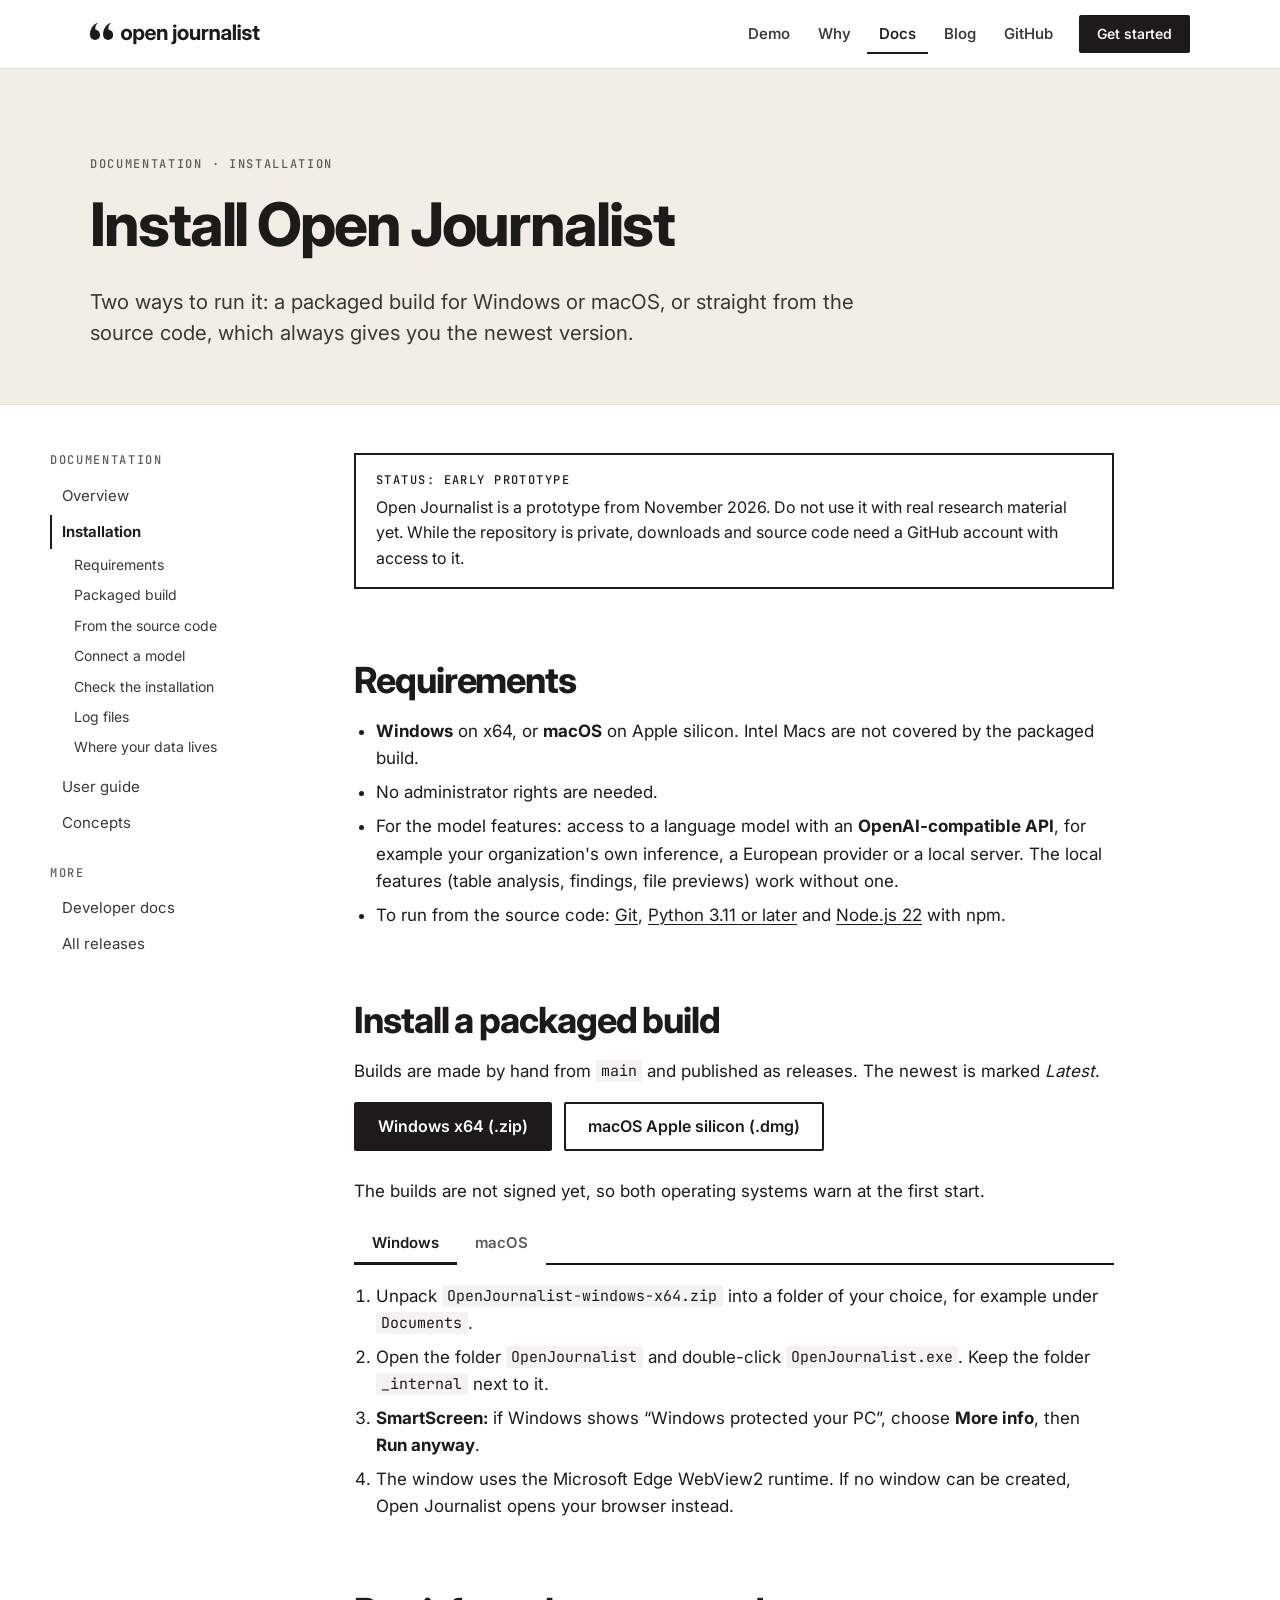
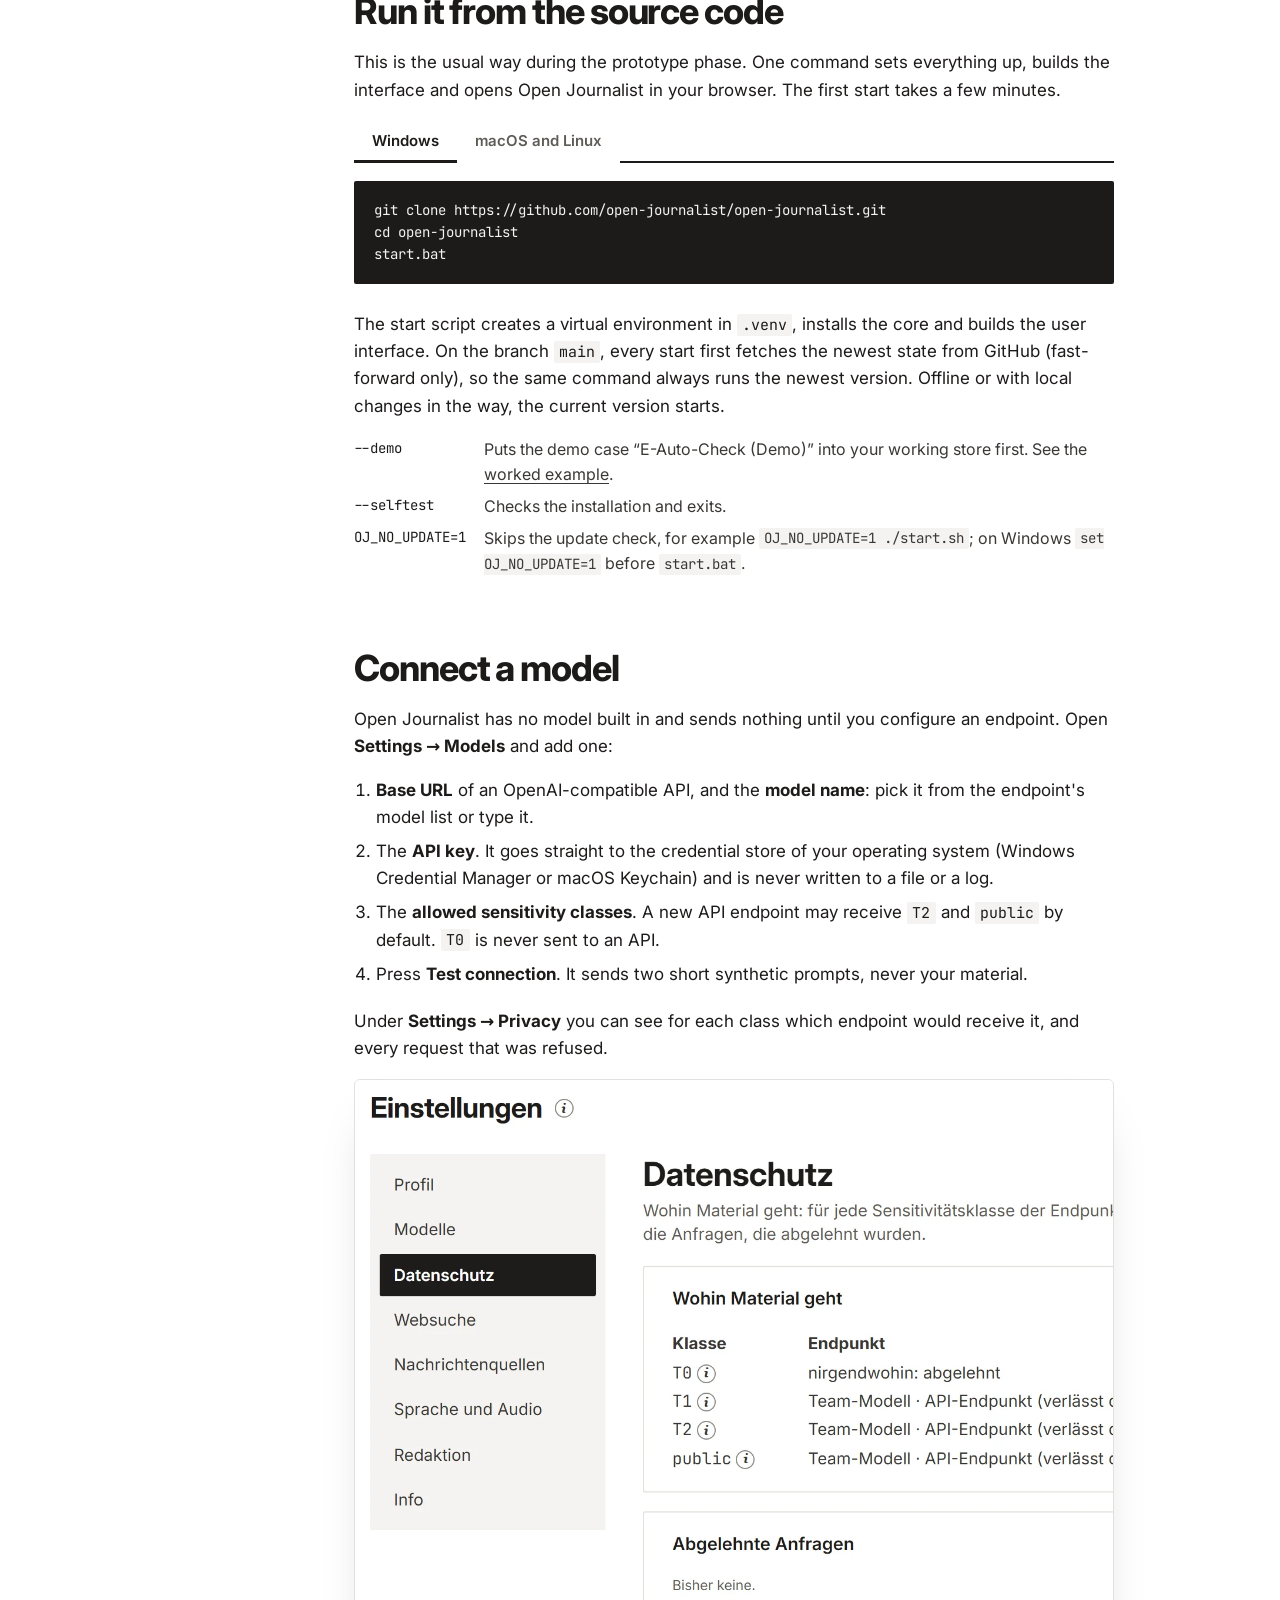
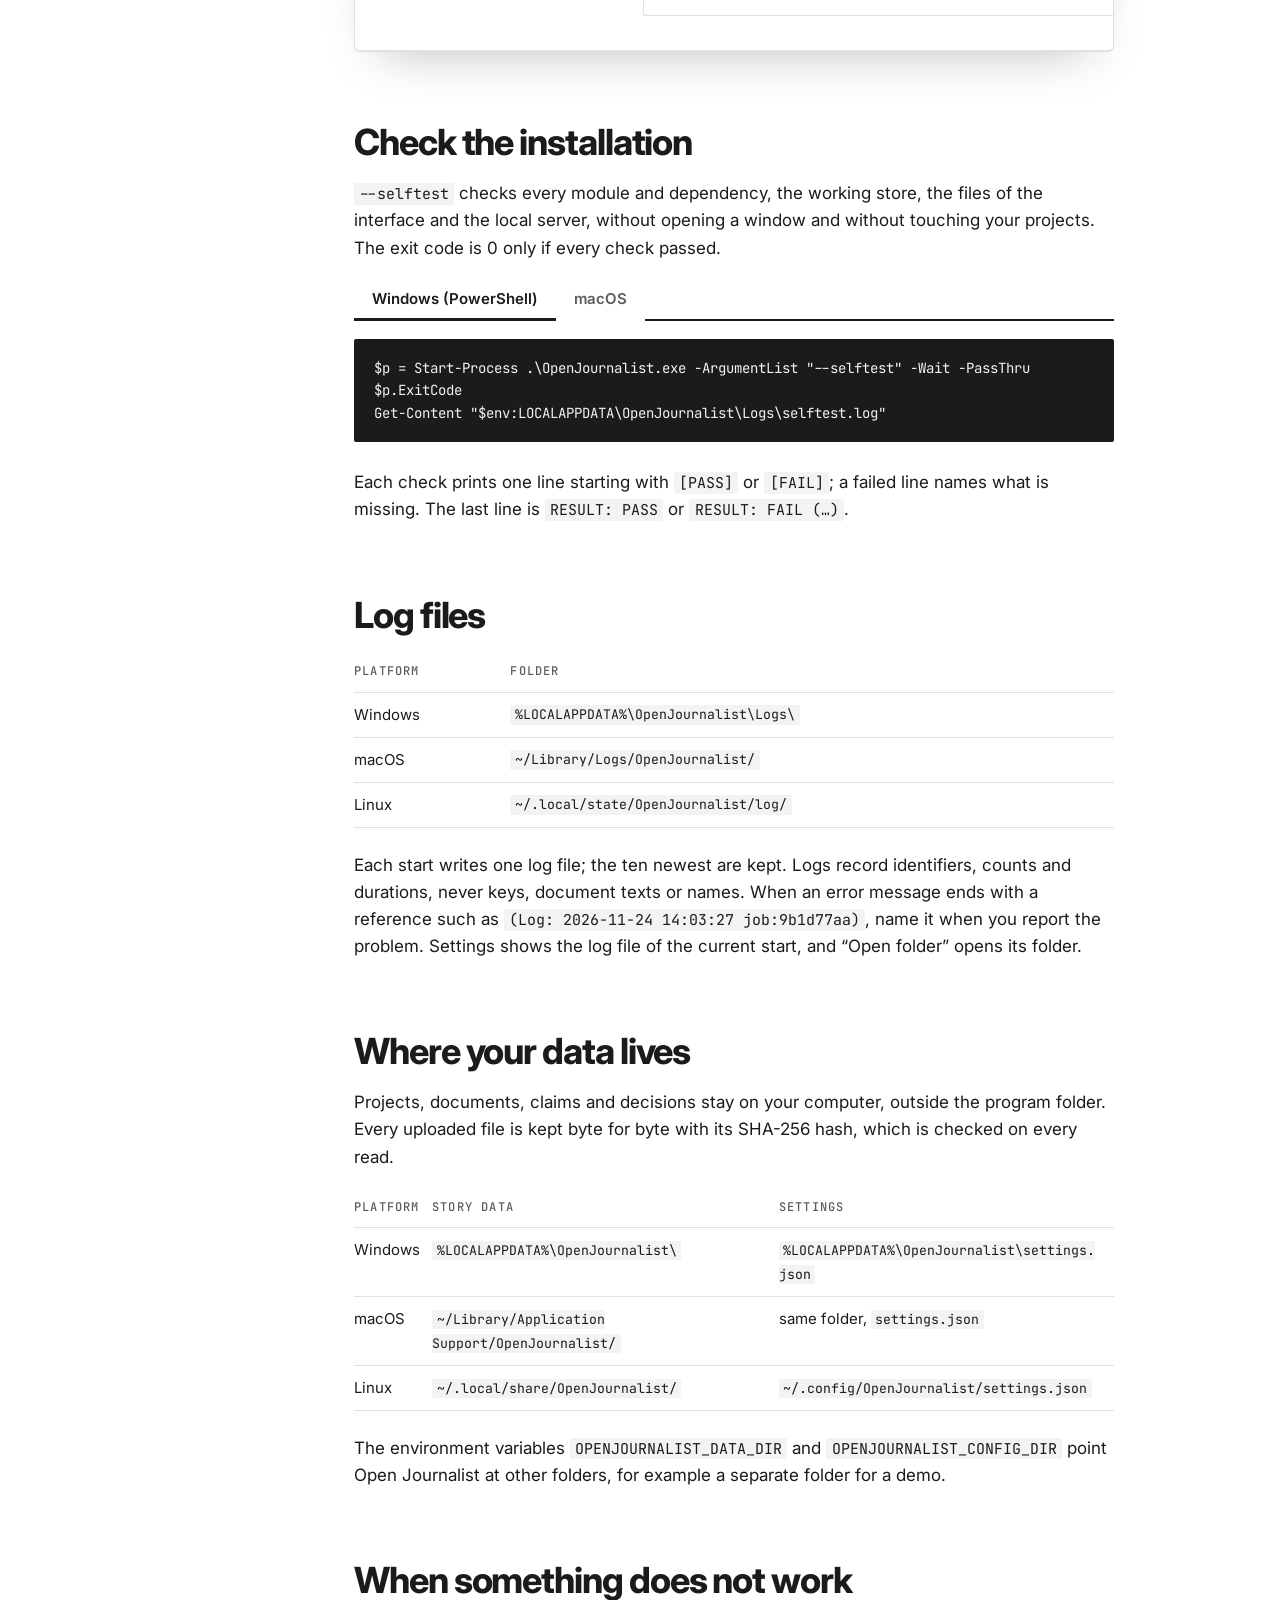
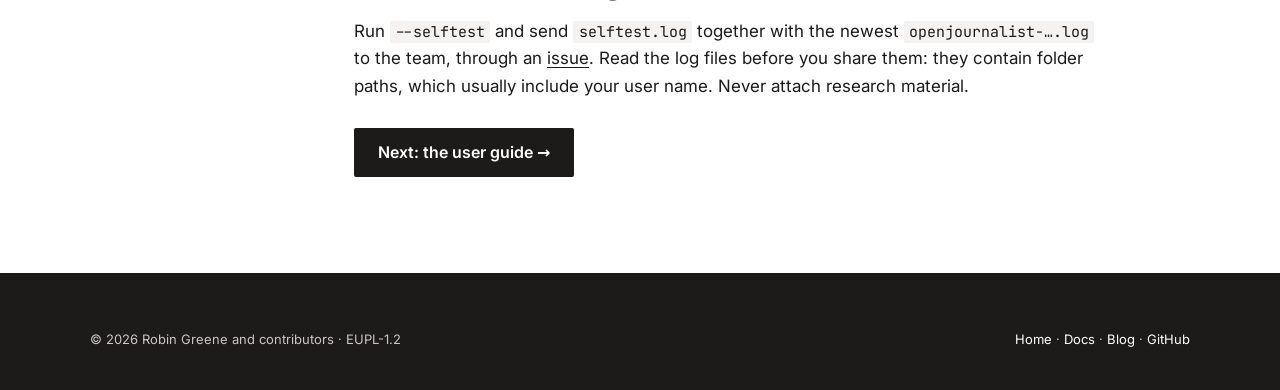
<file: docs/install.html>
<!doctype html>
<html lang="en">
<head>
<meta charset="utf-8">
<meta name="viewport" content="width=device-width, initial-scale=1">
<title>Installation · Open Journalist</title>
<meta name="description" content="How to install Open Journalist on Windows and macOS, run it from the source code, check the installation and find the log files.">
<link rel="icon" href="../assets/img/mark.svg" type="image/svg+xml">
<link rel="stylesheet" href="../assets/css/site.css">
</head>
<body>
<a class="skip" href="#main">Skip to content</a>
<header class="site-header">
  <div class="wrap">
    <a class="brand" href="../" aria-label="Open Journalist, home"><img src="../assets/img/logo.svg" alt="open journalist" width="160" height="22"></a>
    <button class="nav-toggle" aria-expanded="false" aria-controls="site-nav">Menu</button>
    <nav class="nav" id="site-nav" aria-label="Main">
      <a href="../#demo">Demo</a>
      <a href="../#why">Why</a>
      <a href="./" aria-current="page">Docs</a>
      <a href="../blog/">Blog</a>
      <a href="https://github.com/open-journalist/open-journalist">GitHub</a>
      <a class="btn btn--solid" href="install.html">Get started</a>
    </nav>
  </div>
</header>

<div class="page-head">
  <div class="wrap">
    <span class="eyebrow">Documentation · Installation</span>
    <h1>Install Open Journalist</h1>
    <p class="lead">Two ways to run it: a packaged build for Windows or macOS, or straight from the source code, which always gives you the newest version.</p>
  </div>
</div>

<main id="main" class="wrap docs">
  <aside class="docs-nav" aria-label="Documentation">
    <h4>Documentation</h4>
    <ul>
      <li><a href="./">Overview</a></li>
      <li><a href="install.html" aria-current="page">Installation</a>
        <ul>
          <li><a href="#requirements">Requirements</a></li>
          <li><a href="#build">Packaged build</a></li>
          <li><a href="#source">From the source code</a></li>
          <li><a href="#model">Connect a model</a></li>
          <li><a href="#selftest">Check the installation</a></li>
          <li><a href="#logs">Log files</a></li>
          <li><a href="#data">Where your data lives</a></li>
        </ul>
      </li>
      <li><a href="guide.html">User guide</a></li>
      <li><a href="concepts.html">Concepts</a></li>
    </ul>
    <h4>More</h4>
    <ul>
      <li><a href="https://github.com/open-journalist/open-journalist/blob/main/docs/development.md">Developer docs</a></li>
      <li><a href="https://github.com/open-journalist/open-journalist/releases">All releases</a></li>
    </ul>
  </aside>

  <article class="prose">
    <div class="note">
      <strong>Status: early prototype</strong>
      <p>Open Journalist is a prototype from November 2026. Do not use it with real research material yet. While the repository is private, downloads and source code need a GitHub account with access to it.</p>
    </div>

    <h2 id="requirements">Requirements</h2>
    <ul>
      <li><strong>Windows</strong> on x64, or <strong>macOS</strong> on Apple silicon. Intel Macs are not covered by the packaged build.</li>
      <li>No administrator rights are needed.</li>
      <li>For the model features: access to a language model with an <strong>OpenAI-compatible API</strong>, for example your organization's own inference, a European provider or a local server. The local features (table analysis, findings, file previews) work without one.</li>
      <li>To run from the source code: <a href="https://git-scm.com/">Git</a>, <a href="https://www.python.org/downloads/">Python 3.11 or later</a> and <a href="https://nodejs.org/">Node.js 22</a> with npm.</li>
    </ul>

    <h2 id="build">Install a packaged build</h2>
    <p>Builds are made by hand from <code>main</code> and published as releases. The newest is marked <em>Latest</em>.</p>
    <div class="btn-row" style="margin:0 0 1.6em">
      <a class="btn btn--solid" href="https://github.com/open-journalist/open-journalist/releases/latest/download/OpenJournalist-windows-x64.zip">Windows x64 (.zip)</a>
      <a class="btn" href="https://github.com/open-journalist/open-journalist/releases/latest/download/OpenJournalist-macos-arm64.dmg">macOS Apple silicon (.dmg)</a>
    </div>
    <p>The builds are not signed yet, so both operating systems warn at the first start.</p>

    <div class="tabs">
      <div class="tab-list" role="tablist" aria-label="Operating system">
        <button role="tab" id="t-win" aria-controls="p-win" aria-selected="true" data-platform="win">Windows</button>
        <button role="tab" id="t-mac" aria-controls="p-mac" aria-selected="false" tabindex="-1" data-platform="mac">macOS</button>
      </div>
      <div class="tab-panel" id="p-win" role="tabpanel" aria-labelledby="t-win">
        <ol>
          <li>Unpack <code>OpenJournalist-windows-x64.zip</code> into a folder of your choice, for example under <code>Documents</code>.</li>
          <li>Open the folder <code>OpenJournalist</code> and double-click <code>OpenJournalist.exe</code>. Keep the folder <code>_internal</code> next to it.</li>
          <li><strong>SmartScreen:</strong> if Windows shows “Windows protected your PC”, choose <strong>More info</strong>, then <strong>Run anyway</strong>.</li>
          <li>The window uses the Microsoft Edge WebView2 runtime. If no window can be created, Open Journalist opens your browser instead.</li>
        </ol>
      </div>
      <div class="tab-panel" id="p-mac" role="tabpanel" aria-labelledby="t-mac" hidden>
        <ol>
          <li>Open <code>OpenJournalist-macos-arm64.dmg</code> and drag <strong>OpenJournalist</strong> onto <strong>Applications</strong>.</li>
          <li><strong>Gatekeeper:</strong> the app is neither signed nor notarized, so macOS refuses to open it the first time. Open <strong>System Settings → Privacy &amp; Security</strong>, scroll to the message about OpenJournalist, choose <strong>Open Anyway</strong> and confirm.</li>
          <li>If macOS reports the app as damaged, remove the quarantine mark in Terminal and open it again:
<pre><code>xattr -dr com.apple.quarantine /Applications/OpenJournalist.app</code></pre></li>
        </ol>
      </div>
    </div>

    <h2 id="source">Run it from the source code</h2>
    <p>This is the usual way during the prototype phase. One command sets everything up, builds the interface and opens Open Journalist in your browser. The first start takes a few minutes.</p>
    <div class="tabs">
      <div class="tab-list" role="tablist" aria-label="Operating system">
        <button role="tab" id="ts-win" aria-controls="ps-win" aria-selected="true" data-platform="win">Windows</button>
        <button role="tab" id="ts-mac" aria-controls="ps-mac" aria-selected="false" tabindex="-1" data-platform="mac">macOS and Linux</button>
      </div>
      <div class="tab-panel" id="ps-win" role="tabpanel" aria-labelledby="ts-win">
<pre><code>git clone https://github.com/open-journalist/open-journalist.git
cd open-journalist
start.bat</code></pre>
      </div>
      <div class="tab-panel" id="ps-mac" role="tabpanel" aria-labelledby="ts-mac" hidden>
<pre><code>git clone https://github.com/open-journalist/open-journalist.git
cd open-journalist
./start.sh</code></pre>
        <p>On macOS, <code>./packaging/macos/install-dock-app.sh</code> adds an Open Journalist app to <code>~/Applications</code> that you can keep in the Dock.</p>
      </div>
    </div>
    <p>The start script creates a virtual environment in <code>.venv</code>, installs the core and builds the user interface. On the branch <code>main</code>, every start first fetches the newest state from GitHub (fast-forward only), so the same command always runs the newest version. Offline or with local changes in the way, the current version starts.</p>
    <dl class="kv">
      <dt>--demo</dt><dd>Puts the demo case “E-Auto-Check (Demo)” into your working store first. See the <a href="guide.html#example">worked example</a>.</dd>
      <dt>--selftest</dt><dd>Checks the installation and exits.</dd>
      <dt>OJ_NO_UPDATE=1</dt><dd>Skips the update check, for example <code>OJ_NO_UPDATE=1 ./start.sh</code>; on Windows <code>set OJ_NO_UPDATE=1</code> before <code>start.bat</code>.</dd>
    </dl>

    <h2 id="model">Connect a model</h2>
    <p>Open Journalist has no model built in and sends nothing until you configure an endpoint. Open <strong>Settings → Models</strong> and add one:</p>
    <ol>
      <li><strong>Base URL</strong> of an OpenAI-compatible API, and the <strong>model name</strong>: pick it from the endpoint's model list or type it.</li>
      <li>The <strong>API key</strong>. It goes straight to the credential store of your operating system (Windows Credential Manager or macOS Keychain) and is never written to a file or a log.</li>
      <li>The <strong>allowed sensitivity classes</strong>. A new API endpoint may receive <code>T2</code> and <code>public</code> by default. <code>T0</code> is never sent to an API.</li>
      <li>Press <strong>Test connection</strong>. It sends two short synthetic prompts, never your material.</li>
    </ol>
    <p>Under <strong>Settings → Privacy</strong> you can see for each class which endpoint would receive it, and every request that was refused.</p>
    <figure class="shot"><img src="../assets/img/screens/privacy-crop.webp" alt="Screenshot: Settings, Privacy, with the table “Wohin Material geht”: T0 nowhere, refused; T1, T2 and public to the team model, an API endpoint that leaves this computer." width="1290" height="970" loading="lazy"></figure>

    <h2 id="selftest">Check the installation</h2>
    <p><code>--selftest</code> checks every module and dependency, the working store, the files of the interface and the local server, without opening a window and without touching your projects. The exit code is 0 only if every check passed.</p>
    <div class="tabs">
      <div class="tab-list" role="tablist" aria-label="Operating system">
        <button role="tab" id="tt-win" aria-controls="pt-win" aria-selected="true" data-platform="win">Windows (PowerShell)</button>
        <button role="tab" id="tt-mac" aria-controls="pt-mac" aria-selected="false" tabindex="-1" data-platform="mac">macOS</button>
      </div>
      <div class="tab-panel" id="pt-win" role="tabpanel" aria-labelledby="tt-win">
<pre><code>$p = Start-Process .\OpenJournalist.exe -ArgumentList "--selftest" -Wait -PassThru
$p.ExitCode
Get-Content "$env:LOCALAPPDATA\OpenJournalist\Logs\selftest.log"</code></pre>
      </div>
      <div class="tab-panel" id="pt-mac" role="tabpanel" aria-labelledby="tt-mac" hidden>
<pre><code>/Applications/OpenJournalist.app/Contents/MacOS/OpenJournalist --selftest</code></pre>
      </div>
    </div>
    <p>Each check prints one line starting with <code>[PASS]</code> or <code>[FAIL]</code>; a failed line names what is missing. The last line is <code>RESULT: PASS</code> or <code>RESULT: FAIL (…)</code>.</p>

    <h2 id="logs">Log files</h2>
    <div class="table-scroll">
    <table>
      <thead><tr><th>Platform</th><th>Folder</th></tr></thead>
      <tbody>
        <tr><td>Windows</td><td><code>%LOCALAPPDATA%\OpenJournalist\Logs\</code></td></tr>
        <tr><td>macOS</td><td><code>~/Library/Logs/OpenJournalist/</code></td></tr>
        <tr><td>Linux</td><td><code>~/.local/state/OpenJournalist/log/</code></td></tr>
      </tbody>
    </table>
    </div>
    <p>Each start writes one log file; the ten newest are kept. Logs record identifiers, counts and durations, never keys, document texts or names. When an error message ends with a reference such as <code>(Log: 2026-11-24 14:03:27 job:9b1d77aa)</code>, name it when you report the problem. Settings shows the log file of the current start, and “Open folder” opens its folder.</p>

    <h2 id="data">Where your data lives</h2>
    <p>Projects, documents, claims and decisions stay on your computer, outside the program folder. Every uploaded file is kept byte for byte with its SHA-256 hash, which is checked on every read.</p>
    <div class="table-scroll">
    <table>
      <thead><tr><th>Platform</th><th>Story data</th><th>Settings</th></tr></thead>
      <tbody>
        <tr><td>Windows</td><td><code>%LOCALAPPDATA%\OpenJournalist\</code></td><td><code>%LOCALAPPDATA%\OpenJournalist\settings.json</code></td></tr>
        <tr><td>macOS</td><td><code>~/Library/Application Support/OpenJournalist/</code></td><td>same folder, <code>settings.json</code></td></tr>
        <tr><td>Linux</td><td><code>~/.local/share/OpenJournalist/</code></td><td><code>~/.config/OpenJournalist/settings.json</code></td></tr>
      </tbody>
    </table>
    </div>
    <p>The environment variables <code>OPENJOURNALIST_DATA_DIR</code> and <code>OPENJOURNALIST_CONFIG_DIR</code> point Open Journalist at other folders, for example a separate folder for a demo.</p>

    <h2 id="trouble">When something does not work</h2>
    <p>Run <code>--selftest</code> and send <code>selftest.log</code> together with the newest <code>openjournalist-….log</code> to the team, through an <a href="https://github.com/open-journalist/open-journalist/issues">issue</a>. Read the log files before you share them: they contain folder paths, which usually include your user name. Never attach research material.</p>

    <div class="btn-row">
      <a class="btn btn--solid" href="guide.html">Next: the user guide →</a>
    </div>
  </article>
</main>

<footer class="site-footer">
  <div class="wrap">
    <div class="footer-bottom" style="margin-top:0;border-top:0;padding-top:0">
      <span>© 2026 Robin Greene and contributors · EUPL-1.2</span>
      <span><a href="../">Home</a> · <a href="./">Docs</a> · <a href="../blog/">Blog</a> · <a href="https://github.com/open-journalist/open-journalist">GitHub</a></span>
    </div>
  </div>
</footer>
<script src="../assets/js/site.js" defer></script>
</body>
</html>
</file>
<file: assets/css/site.css>
/* Open Journalist website. Design system v1.1: monochrome, ink on paper,
   Inter for text, JetBrains Mono for what the system knows for sure.
   Dashed = proposed, solid = confirmed by a person. */

@font-face {
  font-family: "Inter Variable";
  font-style: normal;
  font-display: swap;
  font-weight: 100 900;
  src: url(../fonts/inter-latin-opsz-normal.woff2) format("woff2-variations");
  unicode-range: U+0000-00FF, U+0131, U+0152-0153, U+02BB-02BC, U+02C6, U+02DA, U+02DC, U+0304, U+0308, U+0329, U+2000-206F, U+20AC, U+2122, U+2191, U+2193, U+2212, U+2215, U+FEFF, U+FFFD;
}
@font-face {
  font-family: "Inter Variable";
  font-style: normal;
  font-display: swap;
  font-weight: 100 900;
  src: url(../fonts/inter-latin-ext-opsz-normal.woff2) format("woff2-variations");
  unicode-range: U+0100-02BA, U+02BD-02C5, U+02C7-02CC, U+02CE-02D7, U+02DD-02FF, U+0304, U+0308, U+0329, U+1D00-1DBF, U+1E00-1E9F, U+1EF2-1EFF, U+2020, U+20A0-20AB, U+20AD-20C0, U+2113, U+2C60-2C7F, U+A720-A7FF;
}
@font-face {
  font-family: "JetBrains Mono";
  font-style: normal;
  font-display: swap;
  font-weight: 400;
  src: url(../fonts/jetbrains-mono-latin-400-normal.woff2) format("woff2");
}
@font-face {
  font-family: "JetBrains Mono";
  font-style: normal;
  font-display: swap;
  font-weight: 500;
  src: url(../fonts/jetbrains-mono-latin-500-normal.woff2) format("woff2");
}

:root {
  color-scheme: light;
  --paper: #ffffff;
  --paper-2: #f4f3f1;
  --paper-warm: #f2ede5;
  --ink: #1d1b1a;
  --ink-soft: #3a3836;
  --ink-muted: #5f5c58;
  --line-mid: #8c8984;
  --hairline: #e3e1dd;
  --font-text: "Inter Variable", Inter, system-ui, -apple-system, "Segoe UI", sans-serif;
  --mono: "JetBrains Mono", ui-monospace, "SF Mono", Menlo, Consolas, monospace;
  --wrap: 1180px;
  --gutter: clamp(16px, 4vw, 40px);
  --radius: 2px;
}

*, *::before, *::after { box-sizing: border-box; }
html { -webkit-text-size-adjust: 100%; scroll-behavior: smooth; scroll-padding-top: 84px; }
body {
  margin: 0;
  background: var(--paper);
  color: var(--ink);
  font-family: var(--font-text);
  font-size: 17px;
  line-height: 1.6;
  font-feature-settings: "cv11", "ss01";
  -webkit-font-smoothing: antialiased;
  text-rendering: optimizeLegibility;
}
img { max-width: 100%; height: auto; display: block; }
a { color: inherit; text-decoration-thickness: 1px; text-underline-offset: 3px; }
a:hover { text-decoration-thickness: 2px; }
:focus-visible { outline: 2px solid var(--ink); outline-offset: 3px; }

h1, h2, h3, h4 {
  margin: 0 0 .5em;
  font-weight: 750;
  line-height: 1.08;
  letter-spacing: -0.025em;
  font-variation-settings: "opsz" 32;
}
h1 { font-size: clamp(42px, 6.4vw, 84px); letter-spacing: -0.035em; }
h2 { font-size: clamp(32px, 4.2vw, 54px); letter-spacing: -0.03em; }
h3 { font-size: 21px; line-height: 1.25; letter-spacing: -0.015em; }
h4 { font-size: 17px; line-height: 1.3; letter-spacing: -0.01em; }
p { margin: 0 0 1em; }
.lead { font-size: clamp(18px, 1.6vw, 21px); line-height: 1.5; color: var(--ink-soft); max-width: 40em; }
.muted { color: var(--ink-muted); }
.mono, code, kbd, pre { font-family: var(--mono); }
code { font-size: .88em; background: var(--paper-2); padding: .1em .35em; border-radius: var(--radius); }
pre {
  margin: 0 0 1.4em;
  padding: 18px 20px;
  background: var(--ink);
  color: #f4f3f1;
  font-size: 14px;
  line-height: 1.6;
  overflow-x: auto;
  border-radius: var(--radius);
}
pre code { background: none; padding: 0; font-size: inherit; color: inherit; }
pre .c { color: #a9a59f; }

.eyebrow {
  display: inline-block;
  font-family: var(--mono);
  font-size: 12px;
  font-weight: 500;
  letter-spacing: .14em;
  text-transform: uppercase;
  color: var(--ink-muted);
  margin-bottom: 18px;
}

.wrap { max-width: var(--wrap); margin: 0 auto; padding: 0 var(--gutter); }
.section { padding: clamp(72px, 10vw, 128px) 0; }
.section--tight { padding: clamp(48px, 7vw, 80px) 0; }
.section--warm { background: var(--paper-warm); }
.section--soft { background: var(--paper-2); }
.section--ink { background: var(--ink); color: #fff; }
.section--ink .eyebrow, .section--ink .muted, .section--ink .lead { color: #c9c5bf; }
.rule { border: 0; border-top: 1px solid var(--hairline); margin: 0; }
.skip { position: absolute; left: -999px; top: 8px; background: var(--ink); color: #fff; padding: 8px 12px; z-index: 100; }
.skip:focus { left: 8px; }

/* Buttons: one filled action per area, others outlined */
.btn {
  display: inline-flex; align-items: center; gap: 10px;
  padding: 13px 22px;
  font: 600 16px/1.2 var(--font-text);
  text-decoration: none;
  border: 2px solid var(--ink);
  border-radius: var(--radius);
  background: var(--paper);
  color: var(--ink);
  cursor: pointer;
  transition: transform .15s ease, background .15s ease;
}
.btn:hover { transform: translateY(-1px); }
.btn--solid { background: var(--ink); color: #fff; }
.section--ink .btn { background: transparent; color: #fff; border-color: #fff; }
.section--ink .btn--solid { background: #fff; color: var(--ink); }
.btn-row { display: flex; flex-wrap: wrap; gap: 12px; margin-top: 28px; }

/* Header */
.site-header {
  position: sticky; top: 0; z-index: 50;
  background: rgba(255,255,255,.92);
  backdrop-filter: saturate(1.4) blur(8px);
  border-bottom: 1px solid var(--hairline);
}
.site-header .wrap { display: flex; align-items: center; justify-content: space-between; height: 68px; gap: 24px; }
.brand { display: inline-flex; align-items: center; }
.brand img { height: 22px; width: auto; }
.nav { display: flex; align-items: center; gap: 4px; }
.nav a {
  padding: 8px 12px;
  font-size: 15px; font-weight: 550;
  text-decoration: none;
  color: var(--ink-soft);
  border-radius: var(--radius);
}
.nav a:hover { color: var(--ink); background: var(--paper-2); }
.nav a[aria-current="page"] { color: var(--ink); box-shadow: inset 0 -2px 0 var(--ink); border-radius: 0; }
.nav .btn { margin-left: 10px; padding: 9px 16px; font-size: 14px; color: #fff; }
.nav .btn:hover { background: var(--ink); color: #fff; }
.nav-toggle {
  display: none;
  background: none; border: 2px solid var(--ink); border-radius: var(--radius);
  padding: 6px 10px; font: 600 14px var(--font-text); color: var(--ink); cursor: pointer;
}
@media (max-width: 820px) {
  .nav-toggle { display: inline-block; }
  .nav {
    display: none;
    position: absolute; top: 68px; left: 0; right: 0;
    flex-direction: column; align-items: stretch;
    background: #fff; border-bottom: 1px solid var(--hairline);
    padding: 8px var(--gutter) 16px;
  }
  .nav.is-open { display: flex; }
  .nav a { padding: 12px 4px; font-size: 17px; }
  .nav a[aria-current="page"] { box-shadow: none; text-decoration: underline; }
  .nav .btn { margin: 8px 0 0; justify-content: center; }
}

/* Status banner */
.status {
  background: var(--ink); color: #fff;
  font-size: 14px; text-align: center; padding: 9px var(--gutter);
}
.status a { color: #fff; }

/* Hero */
.hero { padding: clamp(56px, 8vw, 104px) 0 clamp(48px, 6vw, 80px); background: var(--paper-warm); overflow: hidden; }
.hero-grid { display: grid; grid-template-columns: 1.25fr .75fr; gap: 40px; align-items: end; }
.hero h1 { margin-bottom: 24px; }
.hero .lead { margin-bottom: 0; }
.hero-figure { position: relative; justify-self: end; }
.hero-figure img { mix-blend-mode: multiply; max-height: 520px; width: auto; }
.claim {
  display: flex; gap: clamp(16px, 3vw, 36px); flex-wrap: wrap;
  margin: 0 0 30px; padding: 0; list-style: none;
  font-weight: 750; font-size: clamp(20px, 2.2vw, 28px); letter-spacing: -0.02em;
}
.claim li { display: inline-flex; align-items: center; gap: 10px; }
.claim svg { width: 22px; height: 22px; }
.hero-meta { margin-top: 26px; font-family: var(--mono); font-size: 13px; color: var(--ink-muted); }
@media (max-width: 860px) {
  .hero-grid { grid-template-columns: 1fr; }
  .hero-figure { justify-self: center; }
  .hero-figure img { max-height: 340px; }
}

/* Generic grids */
.grid-2 { display: grid; grid-template-columns: repeat(2, minmax(0, 1fr)); gap: clamp(24px, 4vw, 56px); }
.grid-3 { display: grid; grid-template-columns: repeat(3, minmax(0, 1fr)); gap: clamp(20px, 3vw, 36px); }
.grid-4 { display: grid; grid-template-columns: repeat(4, minmax(0, 1fr)); gap: 20px; }
.split { display: grid; grid-template-columns: .9fr 1.1fr; gap: clamp(32px, 5vw, 72px); align-items: center; }
.split--rev > :first-child { order: 2; }
@media (max-width: 900px) {
  .grid-3, .grid-4 { grid-template-columns: repeat(2, minmax(0, 1fr)); }
  .split { grid-template-columns: 1fr; }
  .split--rev > :first-child { order: 0; }
}
@media (max-width: 620px) {
  .grid-2, .grid-3, .grid-4 { grid-template-columns: 1fr; }
}
.section-head { max-width: 760px; margin-bottom: clamp(36px, 5vw, 60px); }

/* Problem */
.problem { display: grid; grid-template-columns: 1fr auto; gap: 48px; align-items: center; }
.problem img { max-height: 440px; width: auto; mix-blend-mode: multiply; }
@media (max-width: 760px) { .problem { grid-template-columns: 1fr; } .problem img { max-height: 260px; } }

/* Three steps of the idea */
.steps3 { display: grid; grid-template-columns: repeat(3, 1fr); gap: 0; border-top: 2px solid var(--ink); }
.steps3 > div { padding: 26px 26px 6px 0; }
.steps3 > div + div { padding-left: 26px; border-left: 1px solid var(--hairline); }
.steps3 .num { font-family: var(--mono); font-size: 13px; color: var(--ink-muted); display: block; margin-bottom: 10px; }
@media (max-width: 760px) {
  .steps3 { grid-template-columns: 1fr; }
  .steps3 > div, .steps3 > div + div { padding: 22px 0 4px; border-left: 0; border-top: 1px solid var(--hairline); }
}

/* Feature cards (promises) */
.card {
  border: 2px solid var(--ink);
  border-radius: var(--radius);
  background: var(--paper);
  padding: 0;
  display: flex; flex-direction: column;
}
.card--dashed { border-style: dashed; border-width: 2px; border-color: var(--line-mid); }
.card-body { padding: 22px 24px 18px; }
.card-body p:last-child { margin-bottom: 0; }
.card img { border-bottom: 1px solid var(--hairline); }
.card h3 { margin-bottom: 8px; }
.card .eyebrow { margin-bottom: 10px; }

/* Claim state legend */
.states { display: grid; grid-template-columns: repeat(5, minmax(0, 1fr)); gap: 14px; }
.state { border: 1.5px solid var(--ink); padding: 16px 16px 18px; background: #fff; min-height: 168px; }
.state .eyebrow { font-size: 11px; margin-bottom: 18px; }
.state .glyph { height: 22px; margin-bottom: 16px; display: flex; align-items: center; }
.state p { font-size: 15px; line-height: 1.4; margin: 0; color: var(--ink-soft); }
.state--proposed { border-style: dashed; }
.state--contradicted p { text-decoration: line-through; }
.state--contradicted { border-width: 3px; }
.state--released { border-width: 2px; }
.g-dash { width: 100%; border-top: 2px dashed var(--ink); }
.g-thread { width: 100%; height: 2px; background: var(--ink); position: relative; }
.g-thread::before, .g-thread::after { content: ""; position: absolute; top: -4px; width: 10px; height: 10px; border-radius: 50%; background: var(--ink); }
.g-thread::before { left: 0; } .g-thread::after { right: 0; }
.g-line { width: 100%; height: 2px; background: var(--ink); }
.g-gap { width: 20px; height: 20px; border: 2px dashed var(--ink); border-radius: 50%; }
.g-stamp { width: 22px; height: 22px; background: var(--ink); position: relative; }
.g-stamp::after { content: ""; position: absolute; inset: 7px; background: #fff; border-radius: 50%; }
@media (max-width: 900px) { .states { grid-template-columns: repeat(2, minmax(0, 1fr)); } }

/* Screenshots */
.shot {
  margin: 0;
  border: 1px solid var(--hairline);
  border-radius: 6px;
  overflow: hidden;
  background: #fff;
  box-shadow: 0 1px 0 var(--hairline), 0 24px 48px -28px rgba(29,27,26,.35);
}
.shot img { width: 100%; }
.shot-bar { display: flex; gap: 6px; padding: 10px 12px; border-bottom: 1px solid var(--hairline); background: var(--paper-2); }
.shot-bar span { width: 10px; height: 10px; border-radius: 50%; border: 1.5px solid var(--line-mid); }
figcaption, .caption { font-size: 14px; color: var(--ink-muted); margin-top: 12px; line-height: 1.5; }
.shot + figcaption { padding: 0 2px; }
figure { margin: 0; }

/* Demo walkthrough */
.walk { display: grid; gap: clamp(56px, 8vw, 96px); }
.walk-step { display: grid; grid-template-columns: 340px 1fr; gap: clamp(28px, 4vw, 56px); align-items: start; }
.walk-step .num {
  font-family: var(--mono); font-size: 13px; font-weight: 500;
  display: inline-flex; align-items: center; justify-content: center;
  width: 30px; height: 30px; border: 1.5px solid currentColor; border-radius: 50%;
  margin-bottom: 16px;
}
.walk-step h3 { font-size: 26px; }
@media (max-width: 900px) { .walk-step { grid-template-columns: 1fr; } }

/* Big figure callout */
.figures { display: flex; gap: clamp(20px, 4vw, 48px); flex-wrap: wrap; align-items: stretch; margin: 28px 0 8px; }
.figure-box { border: 2px solid var(--ink); padding: 18px 22px; min-width: 220px; flex: 1; background: #fff; }
.figure-box--wrong { border-style: dashed; border-color: var(--line-mid); }
.figure-box .value { font-family: var(--mono); font-weight: 500; font-size: clamp(30px, 3.4vw, 44px); letter-spacing: -0.02em; line-height: 1.1; }
.figure-box--wrong .value { text-decoration: line-through; text-decoration-thickness: 3px; color: var(--ink-muted); }
.figure-box .label { font-size: 14px; color: var(--ink-muted); margin-top: 6px; line-height: 1.4; }

/* Six steps */
.flow { list-style: none; margin: 0; padding: 0; display: grid; grid-template-columns: repeat(6, minmax(0, 1fr)); gap: 0; position: relative; }
.flow::before { content: ""; position: absolute; top: 15px; left: 15px; right: 15px; border-top: 2px dashed var(--line-mid); }
.flow li { position: relative; padding-right: 18px; }
.flow .dot { display: block; width: 32px; height: 32px; border-radius: 50%; background: #fff; border: 2px dashed var(--ink); margin-bottom: 18px; position: relative; z-index: 1; font: 500 12px/28px var(--mono); text-align: center; }
.flow li.solid .dot { border-style: solid; background: var(--ink); color: #fff; }
.flow h4 { margin-bottom: 6px; }
.flow p { font-size: 15px; color: var(--ink-soft); line-height: 1.45; margin: 0; }
@media (max-width: 980px) {
  .flow { grid-template-columns: 1fr; gap: 22px; }
  .flow::before { top: 0; bottom: 0; left: 15px; right: auto; border-top: 0; border-left: 2px dashed var(--line-mid); }
  .flow li { display: grid; grid-template-columns: 52px 1fr; padding: 0; }
  .flow .dot { margin: 0; }
}

/* Sensitivity table */
.classes { width: 100%; border-collapse: collapse; font-size: 16px; }
.classes th, .classes td { text-align: left; padding: 14px 12px 14px 0; border-bottom: 1px solid var(--hairline); vertical-align: top; }
.classes th { font-family: var(--mono); font-size: 12px; letter-spacing: .12em; text-transform: uppercase; color: var(--ink-muted); font-weight: 500; }
.tag { display: inline-block; font-family: var(--mono); font-size: 13px; padding: 2px 8px; border: 1.5px solid var(--ink); border-radius: var(--radius); white-space: nowrap; }
.tag--dashed { border-style: dashed; }
.section--ink .tag { border-color: #fff; }
.section--ink .classes th, .section--ink .classes td { border-color: #3a3836; }

/* Pillars on ink */
.pillars { display: grid; grid-template-columns: repeat(4, minmax(0, 1fr)); gap: 28px; border-top: 1px solid #4a4744; padding-top: 28px; }
.pillars h3 { font-size: 19px; }
.pillars p { color: #c9c5bf; font-size: 15px; margin: 0; }
@media (max-width: 900px) { .pillars { grid-template-columns: repeat(2, minmax(0, 1fr)); } }
@media (max-width: 560px) { .pillars { grid-template-columns: 1fr; } }

/* Roadmap */
.roadmap { list-style: none; padding: 0; margin: 0; display: grid; grid-template-columns: repeat(4, minmax(0, 1fr)); position: relative; }
.roadmap::before { content: ""; position: absolute; top: 7px; left: 0; right: 0; border-top: 2px dashed var(--line-mid); }
.roadmap li { position: relative; padding: 32px 20px 0 0; }
.roadmap li::before { content: ""; position: absolute; top: 0; left: 0; width: 16px; height: 16px; border-radius: 50%; border: 2px dashed var(--ink); background: var(--paper-warm); }
.roadmap li.now::before { background: var(--ink); border-style: solid; }
.roadmap .when { font-family: var(--mono); font-size: 13px; color: var(--ink-muted); }
.roadmap h4 { margin: 6px 0; }
.roadmap p { font-size: 15px; color: var(--ink-soft); margin: 0; }
@media (max-width: 820px) {
  .roadmap { grid-template-columns: 1fr; gap: 24px; }
  .roadmap::before { top: 0; bottom: 0; left: 7px; right: auto; border-top: 0; border-left: 2px dashed var(--line-mid); }
  .roadmap li { padding: 0 0 0 36px; }
}

/* Quote / origin */
.quote-mark { width: 64px; height: auto; margin-bottom: 22px; }
blockquote { margin: 0 0 1.2em; padding-left: 20px; border-left: 3px solid var(--ink); font-size: 19px; line-height: 1.5; }

/* CTA */
.cta { display: grid; grid-template-columns: 1fr auto; gap: 40px; align-items: center; }
.cta img { max-height: 300px; width: auto; mix-blend-mode: multiply; }
@media (max-width: 760px) { .cta { grid-template-columns: 1fr; } .cta img { max-height: 220px; } }

/* Footer */
.site-footer { background: var(--ink); color: #c9c5bf; padding: 56px 0 40px; font-size: 15px; }
.site-footer a { color: #fff; text-decoration: none; }
.site-footer a:hover { text-decoration: underline; }
.footer-grid { display: grid; grid-template-columns: 1.4fr 1fr 1fr 1fr; gap: 32px; }
.footer-grid h4 { color: #fff; font-family: var(--mono); font-size: 12px; letter-spacing: .14em; text-transform: uppercase; font-weight: 500; margin-bottom: 14px; }
.footer-grid ul { list-style: none; margin: 0; padding: 0; display: grid; gap: 8px; }
.footer-brand img { height: 22px; width: auto; margin-bottom: 16px; }
.footer-bottom { margin-top: 44px; padding-top: 22px; border-top: 1px solid #3a3836; font-size: 13px; display: flex; flex-wrap: wrap; justify-content: space-between; gap: 12px; }
@media (max-width: 760px) { .footer-grid { grid-template-columns: 1fr 1fr; } .footer-brand { grid-column: 1 / -1; } }

/* ---------- Docs ---------- */
.page-head { background: var(--paper-warm); padding: clamp(48px, 7vw, 80px) 0 clamp(36px, 5vw, 56px); border-bottom: 1px solid var(--hairline); }
.page-head h1 { font-size: clamp(38px, 5vw, 60px); }
.page-head .lead { margin: 0; }
.docs { display: grid; grid-template-columns: 240px minmax(0, 1fr); gap: clamp(32px, 5vw, 72px); padding: 48px 0 96px; }
.docs-nav { position: sticky; top: 92px; align-self: start; font-size: 15px; }
.docs-nav h4 { font-family: var(--mono); font-size: 12px; letter-spacing: .14em; text-transform: uppercase; color: var(--ink-muted); font-weight: 500; margin: 0 0 10px; }
.docs-nav ul { list-style: none; margin: 0 0 26px; padding: 0; display: grid; gap: 2px; }
.docs-nav a { display: block; padding: 5px 10px; text-decoration: none; color: var(--ink-soft); border-left: 2px solid transparent; }
.docs-nav a:hover { color: var(--ink); border-left-color: var(--hairline); }
.docs-nav a[aria-current="page"] { color: var(--ink); font-weight: 650; border-left-color: var(--ink); }
.docs-nav ul ul { margin: 2px 0 6px 12px; }
.docs-nav ul ul a { font-size: 14px; padding: 3px 10px; }
@media (max-width: 900px) {
  .docs { grid-template-columns: minmax(0, 1fr); }
  .docs-nav { position: static; border: 1px solid var(--hairline); padding: 16px; }
}

.prose { max-width: 760px; min-width: 0; overflow-wrap: break-word; }
.prose code { overflow-wrap: anywhere; }
.prose pre code { overflow-wrap: normal; }
.prose h2 { font-size: clamp(28px, 3vw, 36px); margin-top: 1.8em; padding-top: .2em; }
.prose h2:first-child { margin-top: 0; }
.prose h3 { margin-top: 1.6em; }
.prose ul, .prose ol { padding-left: 1.3em; margin: 0 0 1.2em; }
.prose li { margin-bottom: .4em; }
.prose figure { margin: 1.6em 0 2em; }
.prose table { width: 100%; border-collapse: collapse; margin: 0 0 1.6em; font-size: 15px; }
.prose th, .prose td { text-align: left; border-bottom: 1px solid var(--hairline); padding: 10px 12px 10px 0; vertical-align: top; }
.prose th { font-family: var(--mono); font-size: 12px; letter-spacing: .1em; text-transform: uppercase; color: var(--ink-muted); font-weight: 500; }
.table-scroll { overflow-x: auto; }
.prose .shot { margin-top: .4em; }
.prose hr { border: 0; border-top: 1px solid var(--hairline); margin: 2.4em 0; }

.note {
  border: 2px solid var(--ink); padding: 16px 20px; margin: 0 0 1.6em; background: #fff; font-size: 16px;
}
.note--dashed { border-style: dashed; border-color: var(--line-mid); }
.note strong:first-child { font-family: var(--mono); font-size: 12px; letter-spacing: .12em; text-transform: uppercase; display: block; margin-bottom: 4px; font-weight: 500; }
.note p:last-child { margin-bottom: 0; }

.tabs { margin: 0 0 1.6em; }
.tab-list { display: flex; gap: 0; border-bottom: 2px solid var(--ink); }
.tab-list button {
  font: 600 15px var(--font-text); padding: 10px 18px; cursor: pointer;
  background: #fff; color: var(--ink-muted); border: 0; border-bottom: 3px solid transparent; margin-bottom: -2px;
}
.tab-list button[aria-selected="true"] { color: var(--ink); border-bottom-color: var(--ink); }
.tab-panel { padding-top: 18px; }
.tab-panel[hidden] { display: none; }

.cards-link { display: grid; grid-template-columns: repeat(2, minmax(0, 1fr)); gap: 18px; margin: 0 0 2em; }
.cards-link a { display: block; text-decoration: none; border: 2px solid var(--ink); padding: 22px 24px; background: #fff; transition: transform .15s ease; }
.cards-link a:hover { transform: translateY(-2px); }
.cards-link h3 { margin-bottom: 6px; }
.cards-link p { margin: 0; color: var(--ink-soft); font-size: 16px; }
.cards-link .eyebrow { margin-bottom: 10px; }
@media (max-width: 620px) { .cards-link { grid-template-columns: 1fr; } }

.kv { display: grid; grid-template-columns: auto 1fr; gap: 6px 18px; margin: 0 0 1.4em; font-size: 16px; }
.kv dt { font-family: var(--mono); font-size: 14px; }
.kv dd { margin: 0; color: var(--ink-soft); }

/* ---------- Blog ---------- */
.post-list { display: grid; gap: 28px; padding: 56px 0 96px; }
.post-card { display: grid; grid-template-columns: 1fr 320px; gap: 32px; border-top: 2px solid var(--ink); padding-top: 28px; text-decoration: none; }
.post-card h2 { font-size: clamp(26px, 3vw, 38px); }
.post-card img { mix-blend-mode: multiply; max-height: 240px; width: auto; justify-self: end; }
.post-card:hover h2 { text-decoration: underline; text-decoration-thickness: 2px; text-underline-offset: 5px; }
@media (max-width: 760px) { .post-card { grid-template-columns: 1fr; } .post-card img { justify-self: start; max-height: 180px; } }
.meta { font-family: var(--mono); font-size: 13px; color: var(--ink-muted); }

.article { max-width: 720px; margin: 0 auto; padding: 56px 0 96px; }
.article-head { max-width: 720px; margin: 0 auto; padding: clamp(48px, 7vw, 88px) 0 32px; }
.article-head h1 { font-size: clamp(36px, 5vw, 62px); }
.article .prose { font-size: 18px; line-height: 1.7; }
.article .prose p:first-of-type::first-letter { }
.byline { display: flex; flex-wrap: wrap; gap: 6px 18px; margin-top: 20px; }
.fact-row { display: grid; grid-template-columns: repeat(3, minmax(0, 1fr)); gap: 0; border: 2px solid var(--ink); margin: 1.6em 0 2em; background: #fff; }
.fact-row > div { padding: 18px 20px; }
.fact-row > div + div { border-left: 1px solid var(--hairline); }
.fact-row .value { font-family: var(--mono); font-size: 34px; font-weight: 500; line-height: 1.1; letter-spacing: -0.02em; }
.fact-row .label { font-size: 14px; color: var(--ink-muted); margin-top: 6px; line-height: 1.35; }
@media (max-width: 560px) { .fact-row { grid-template-columns: 1fr; } .fact-row > div + div { border-left: 0; border-top: 1px solid var(--hairline); } }

.timeline { list-style: none; padding: 0; margin: 0 0 1.6em; border-left: 2px dashed var(--line-mid); }
.timeline li { position: relative; padding: 0 0 18px 26px; }
.timeline li::before { content: ""; position: absolute; left: -8px; top: 6px; width: 14px; height: 14px; border-radius: 50%; background: #fff; border: 2px solid var(--ink); }
.timeline time { font-family: var(--mono); font-size: 13px; color: var(--ink-muted); display: block; }

@media (prefers-reduced-motion: reduce) {
  html { scroll-behavior: auto; }
  .btn, .cards-link a { transition: none; }
}
</file>
